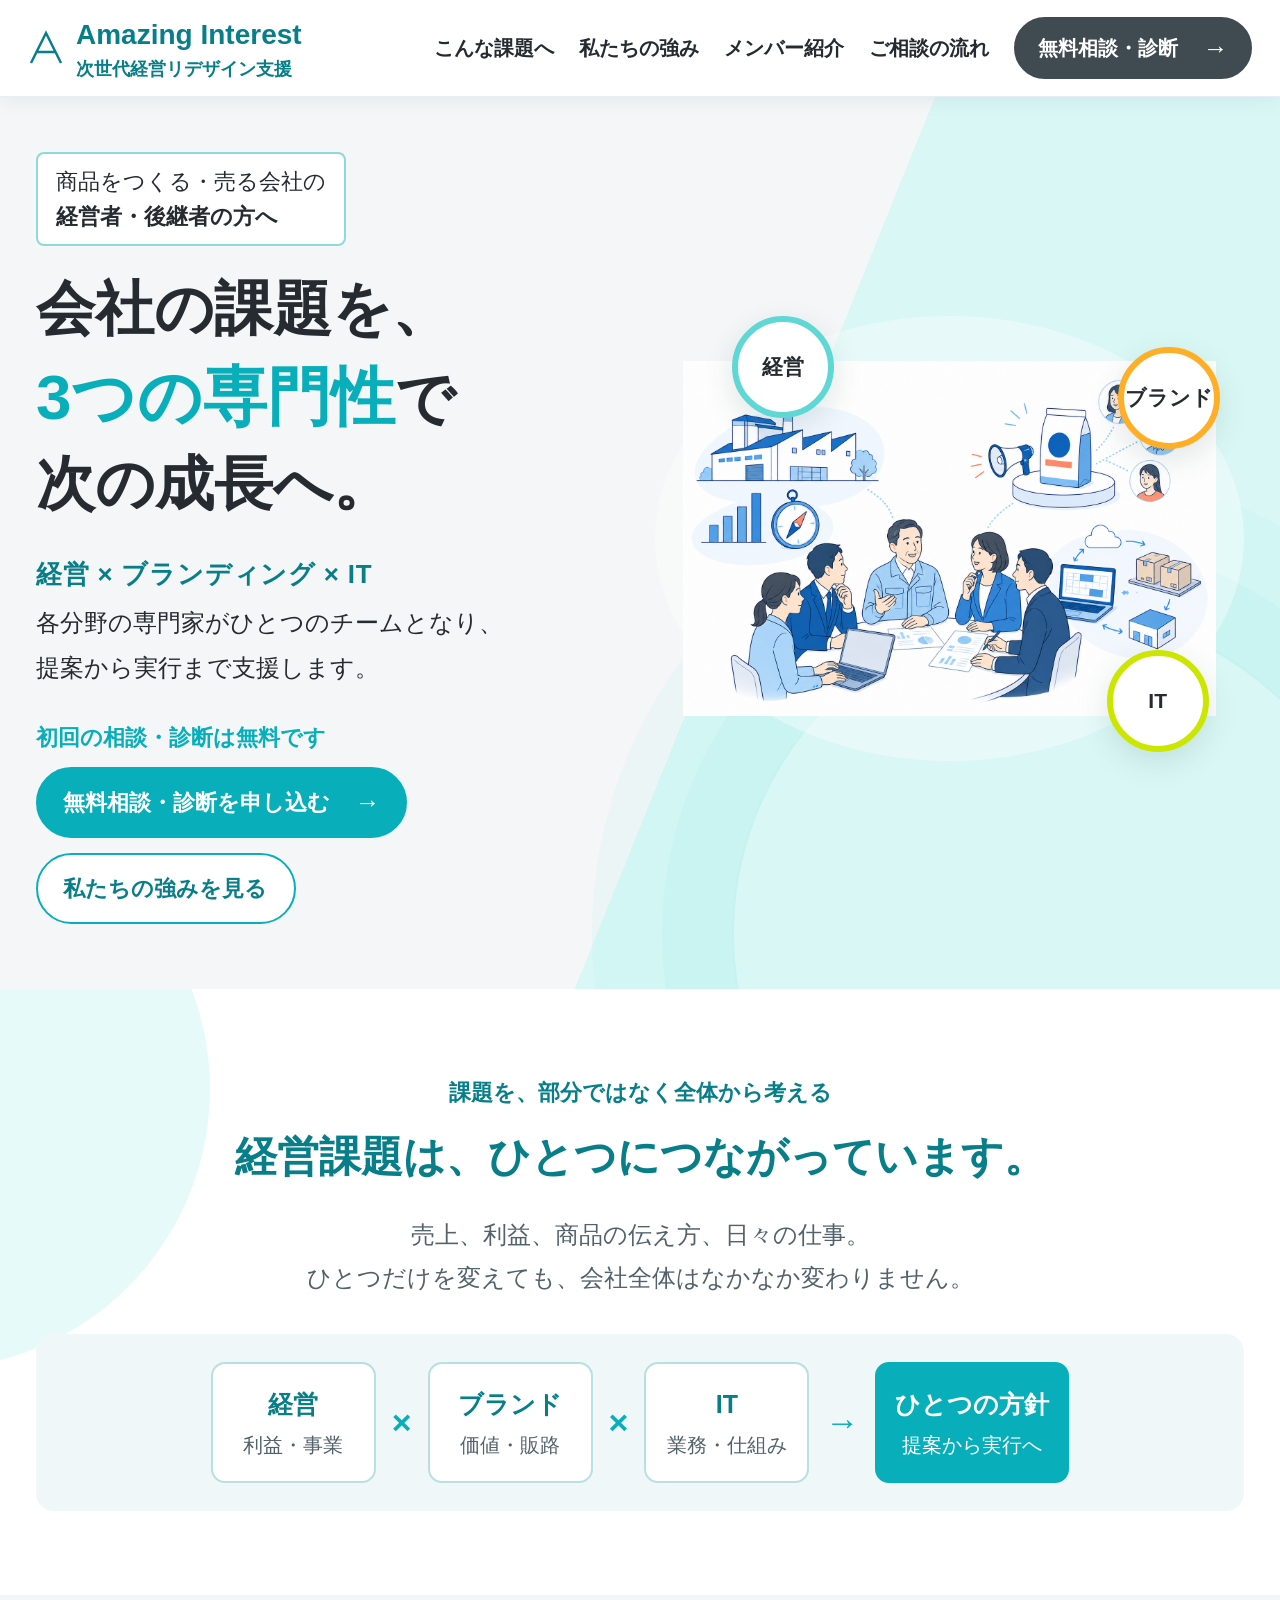
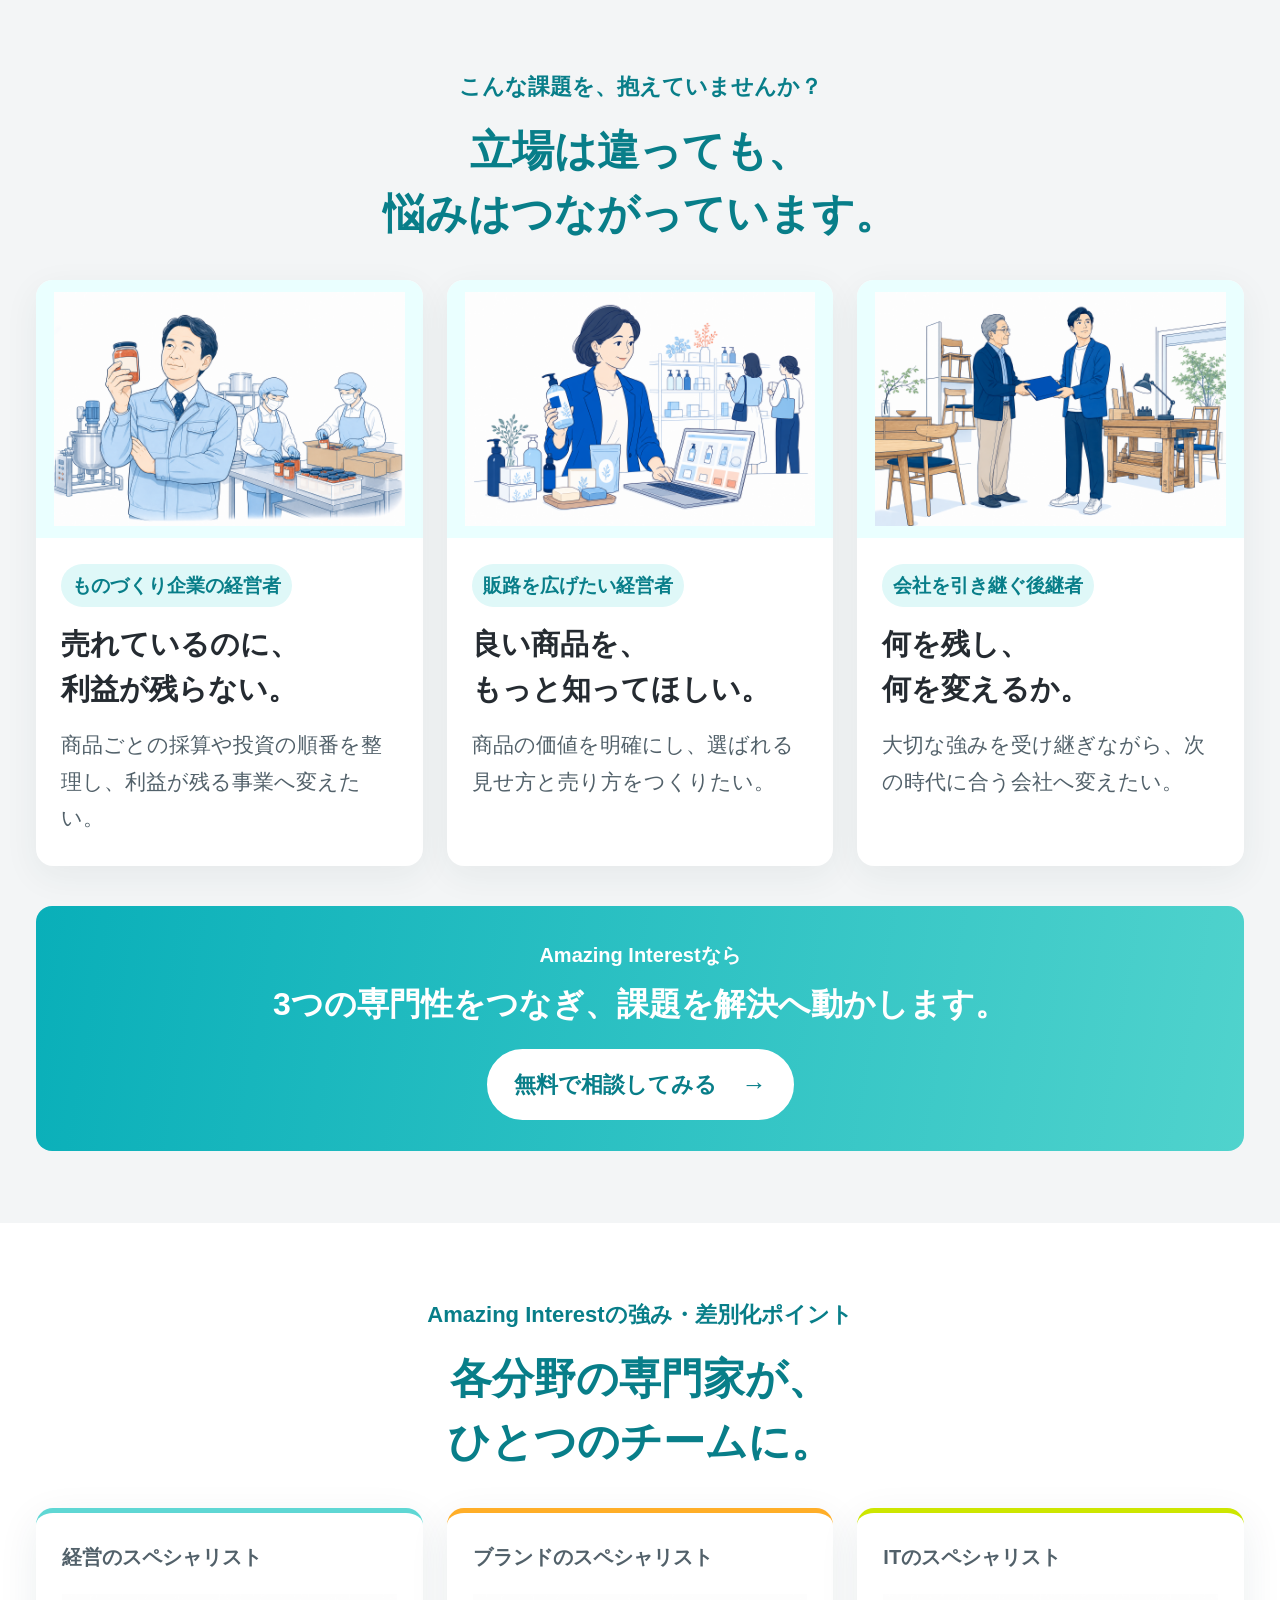
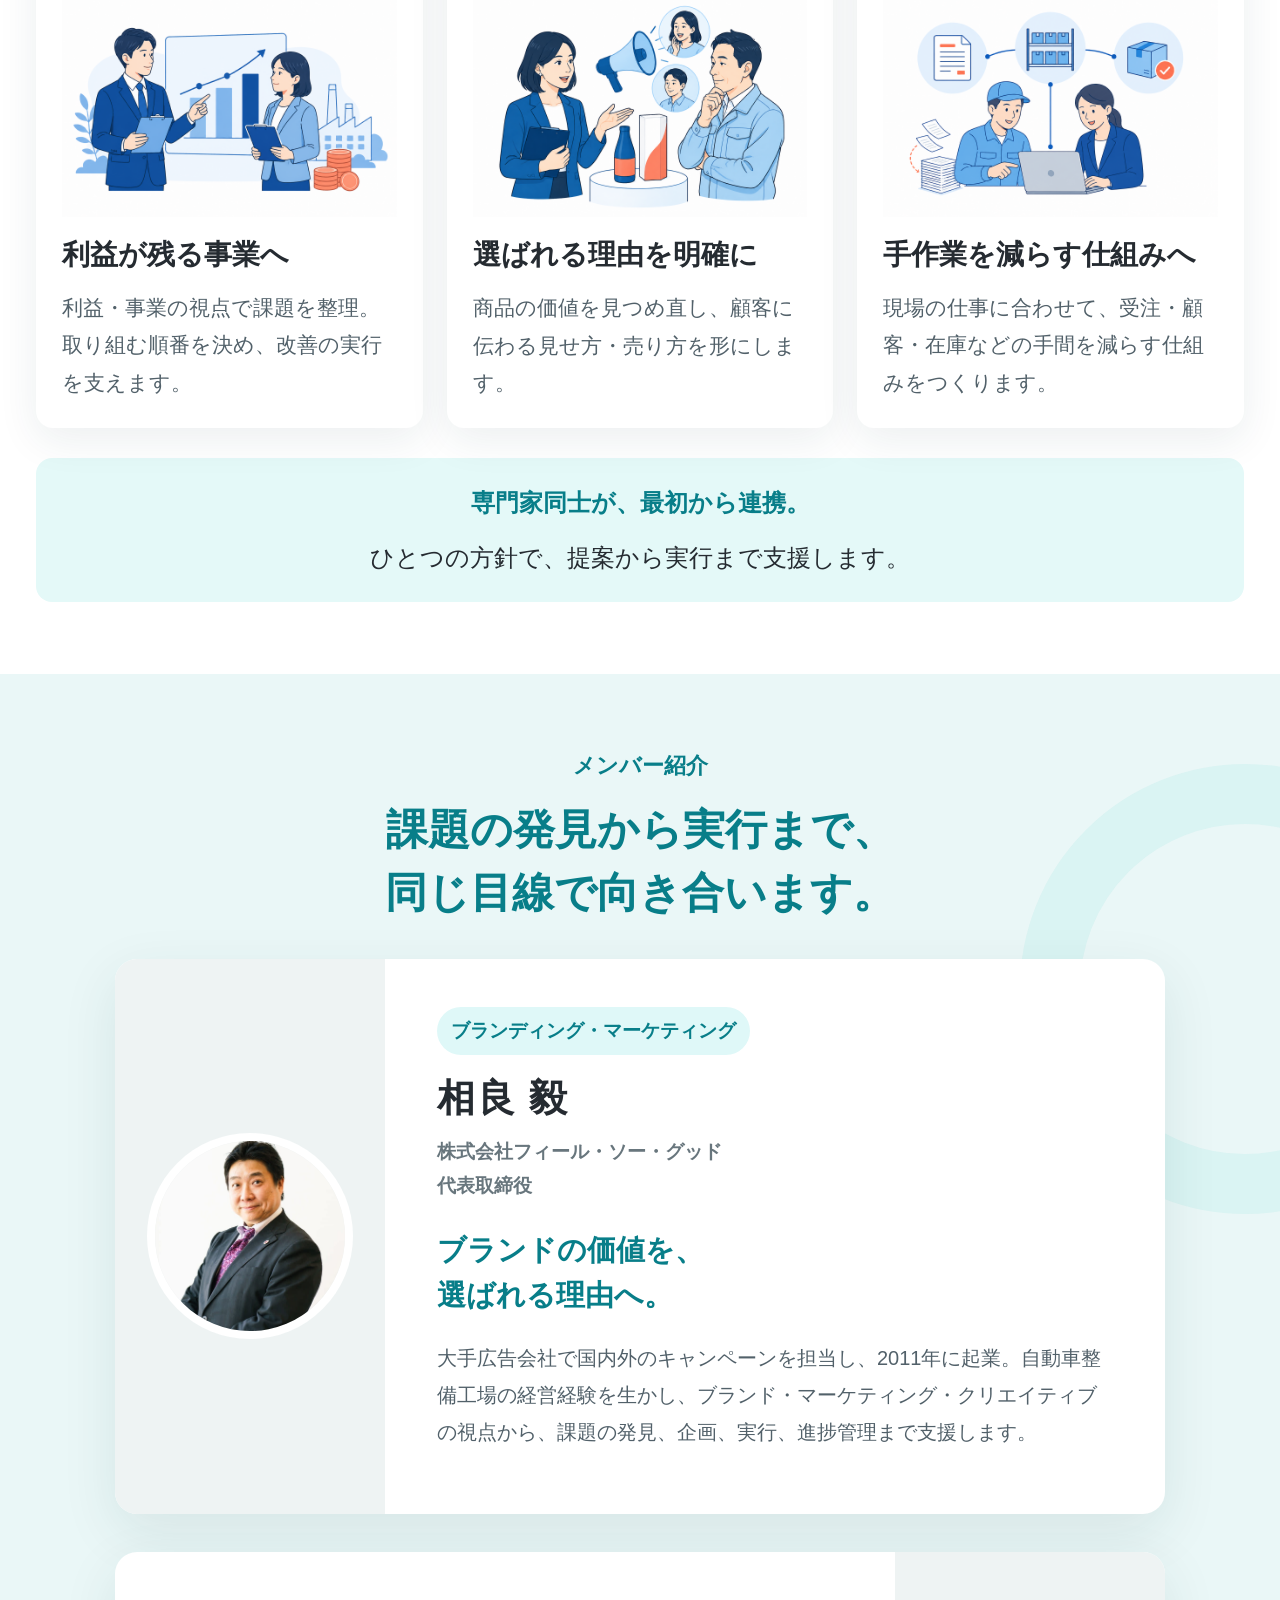
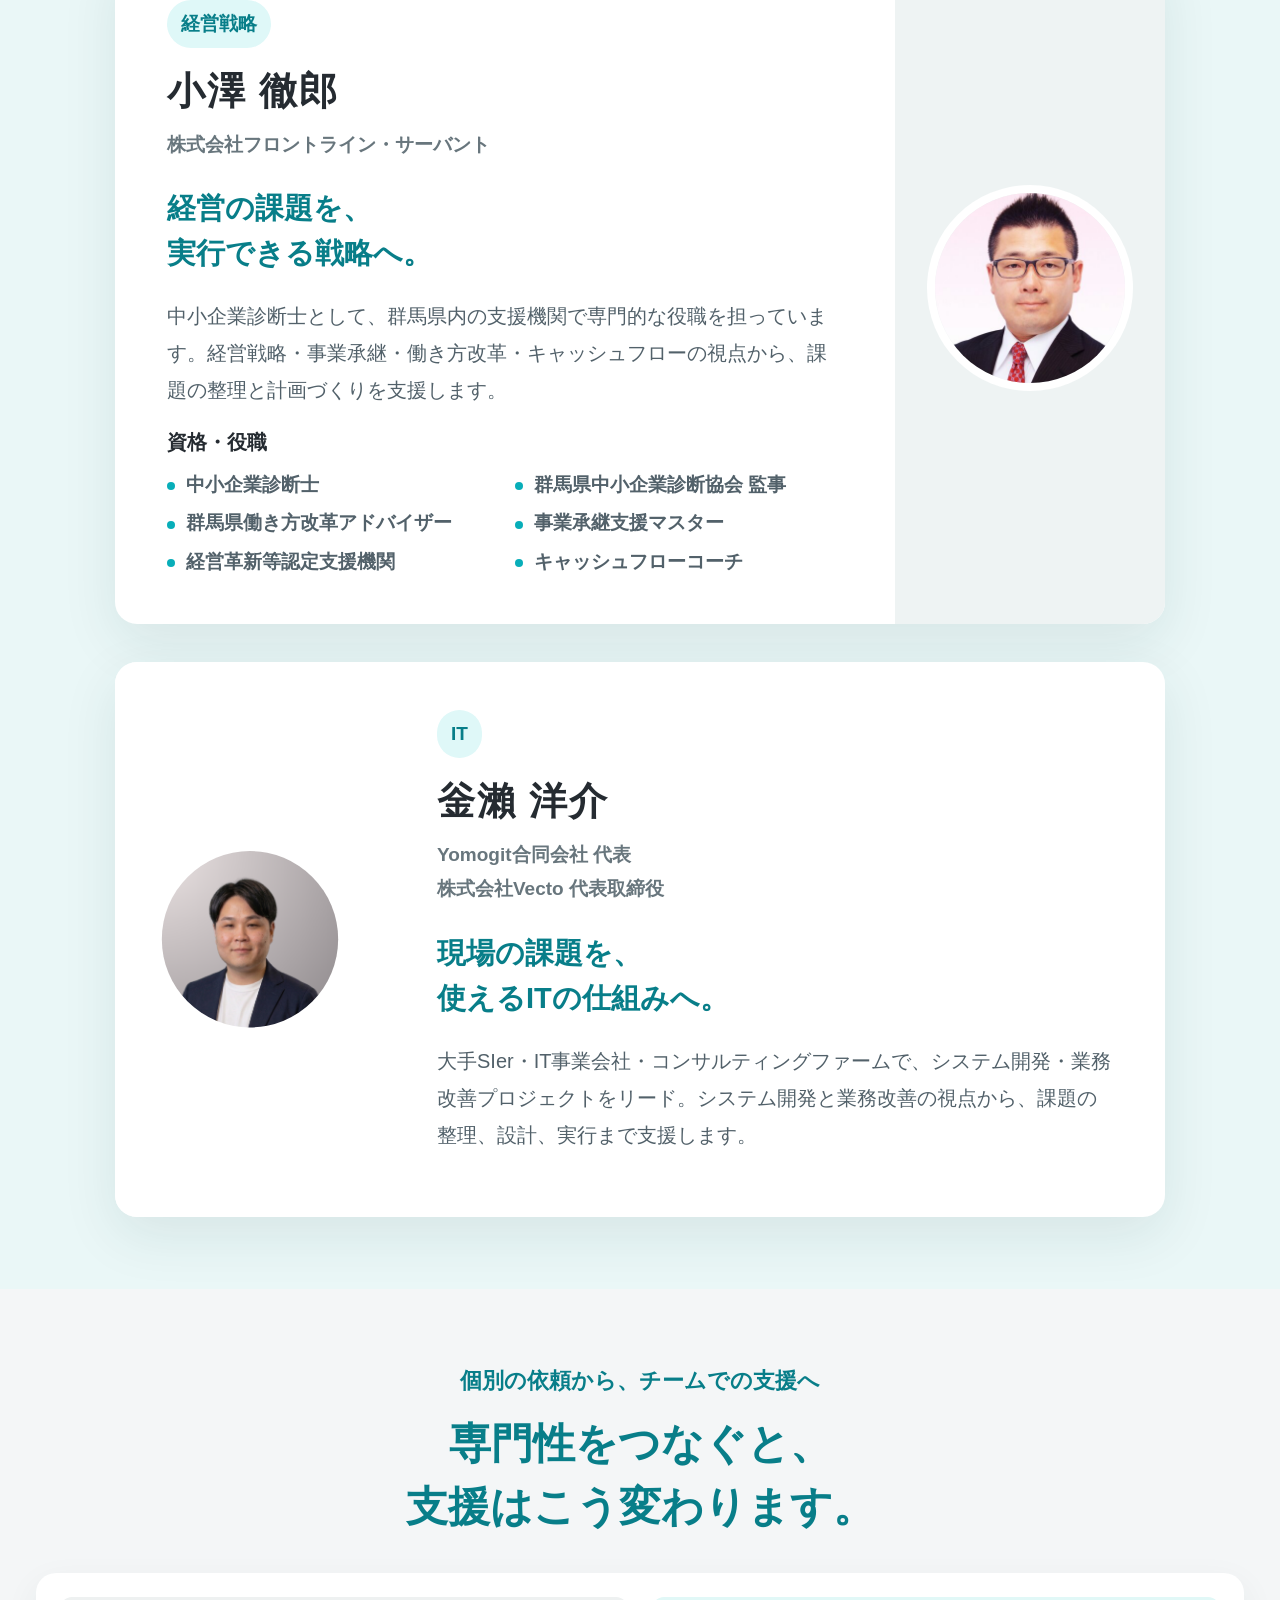
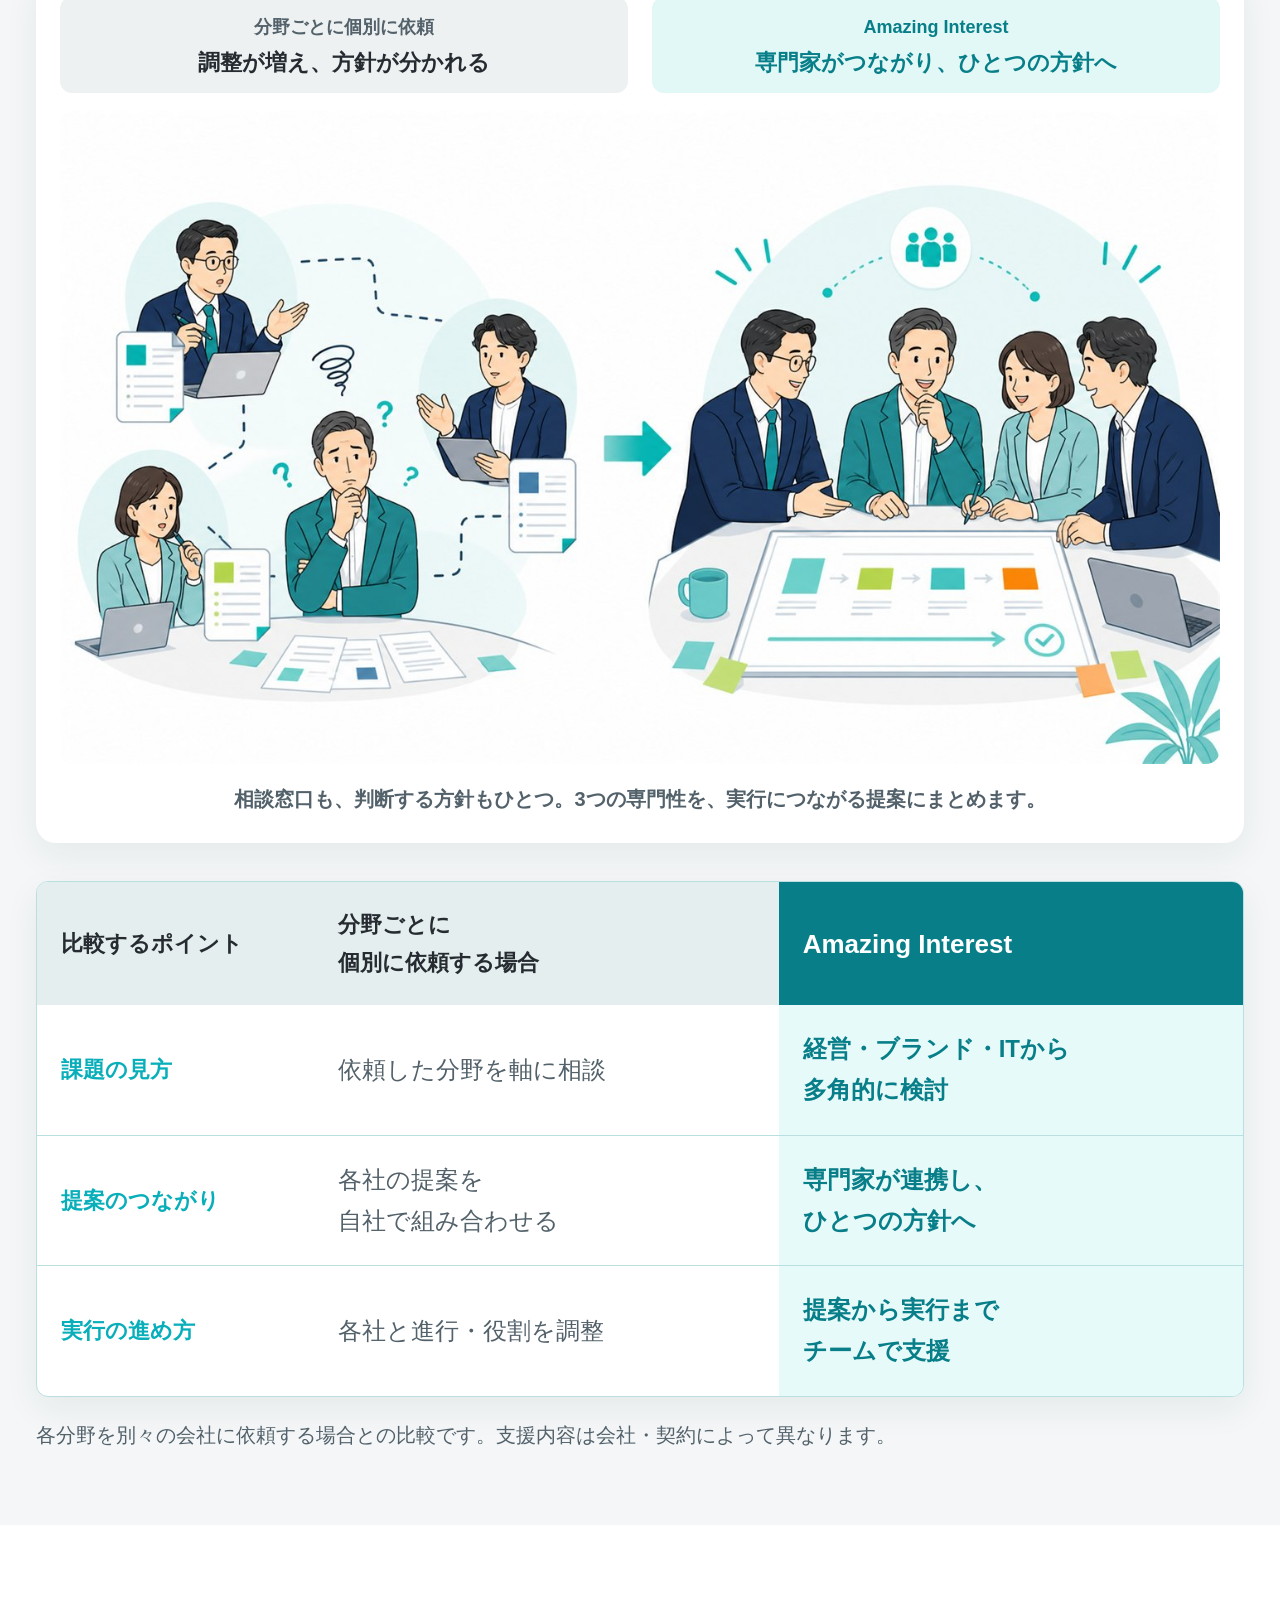
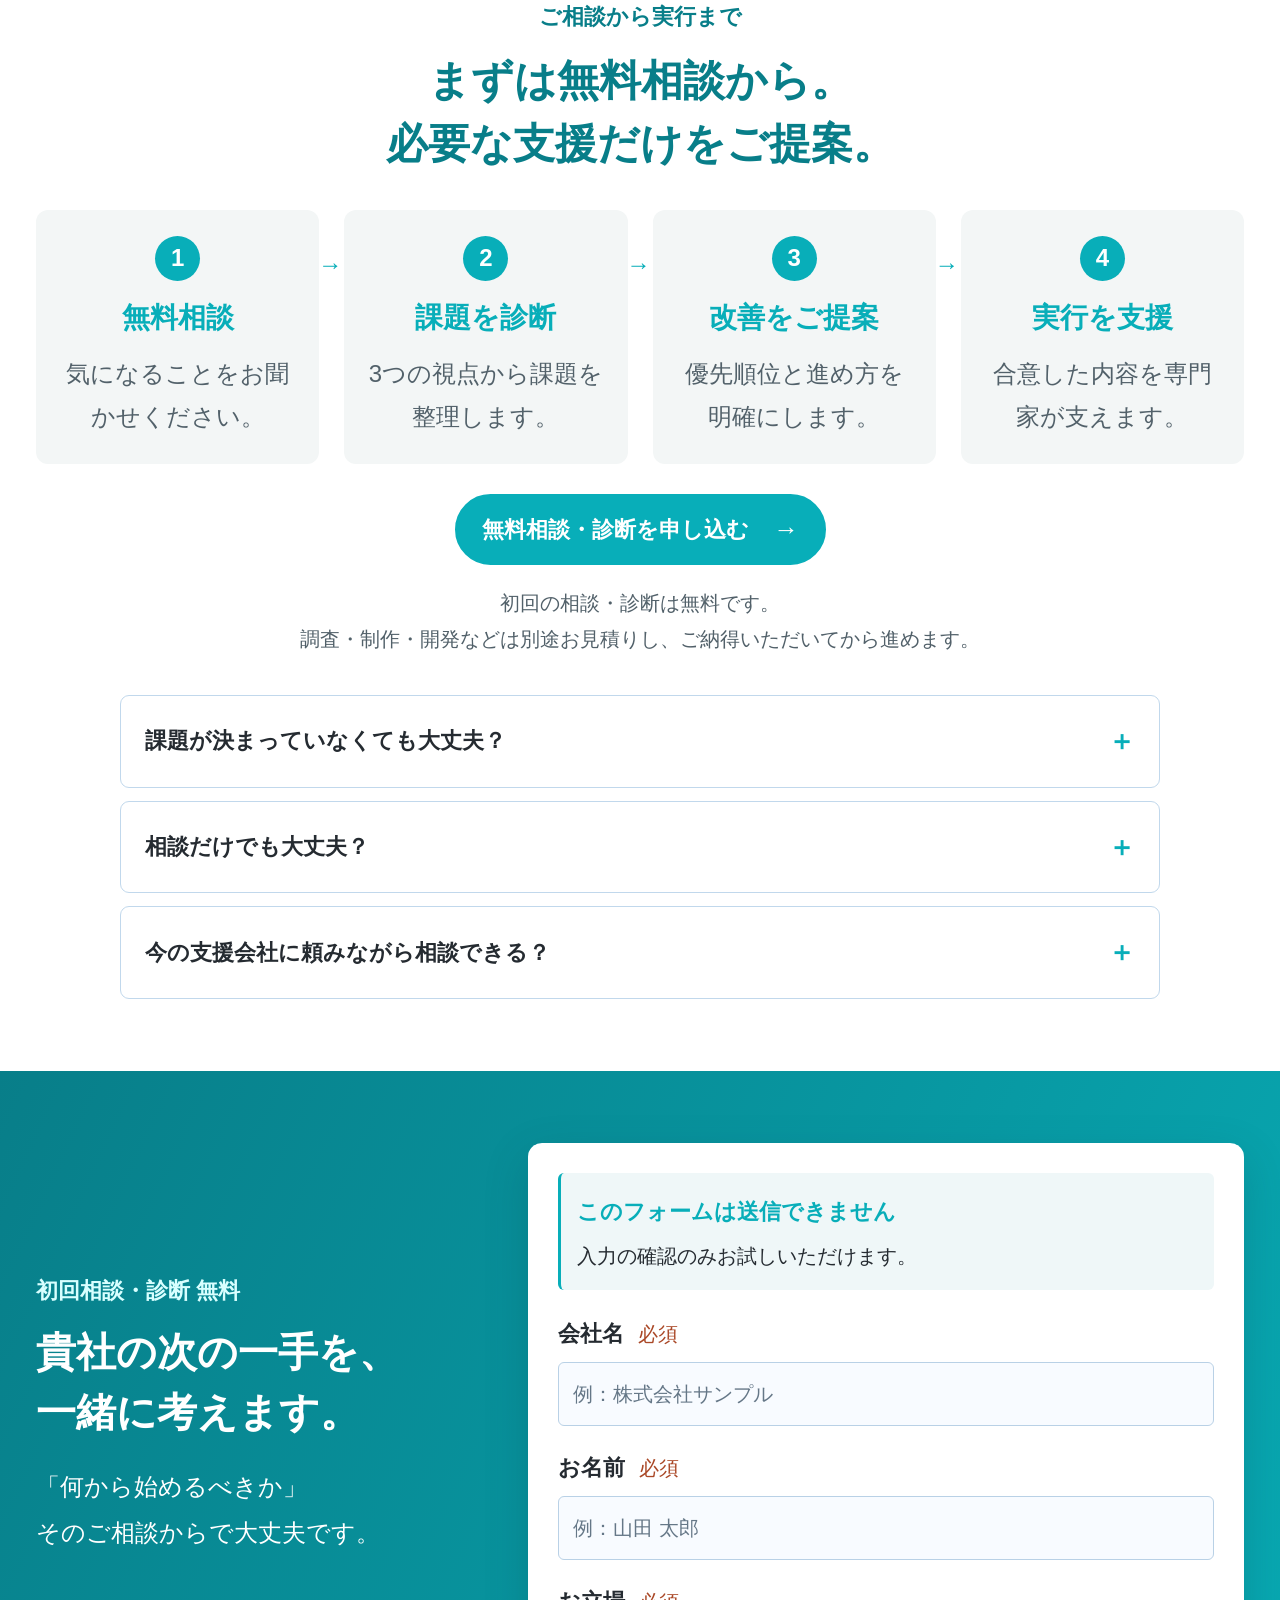
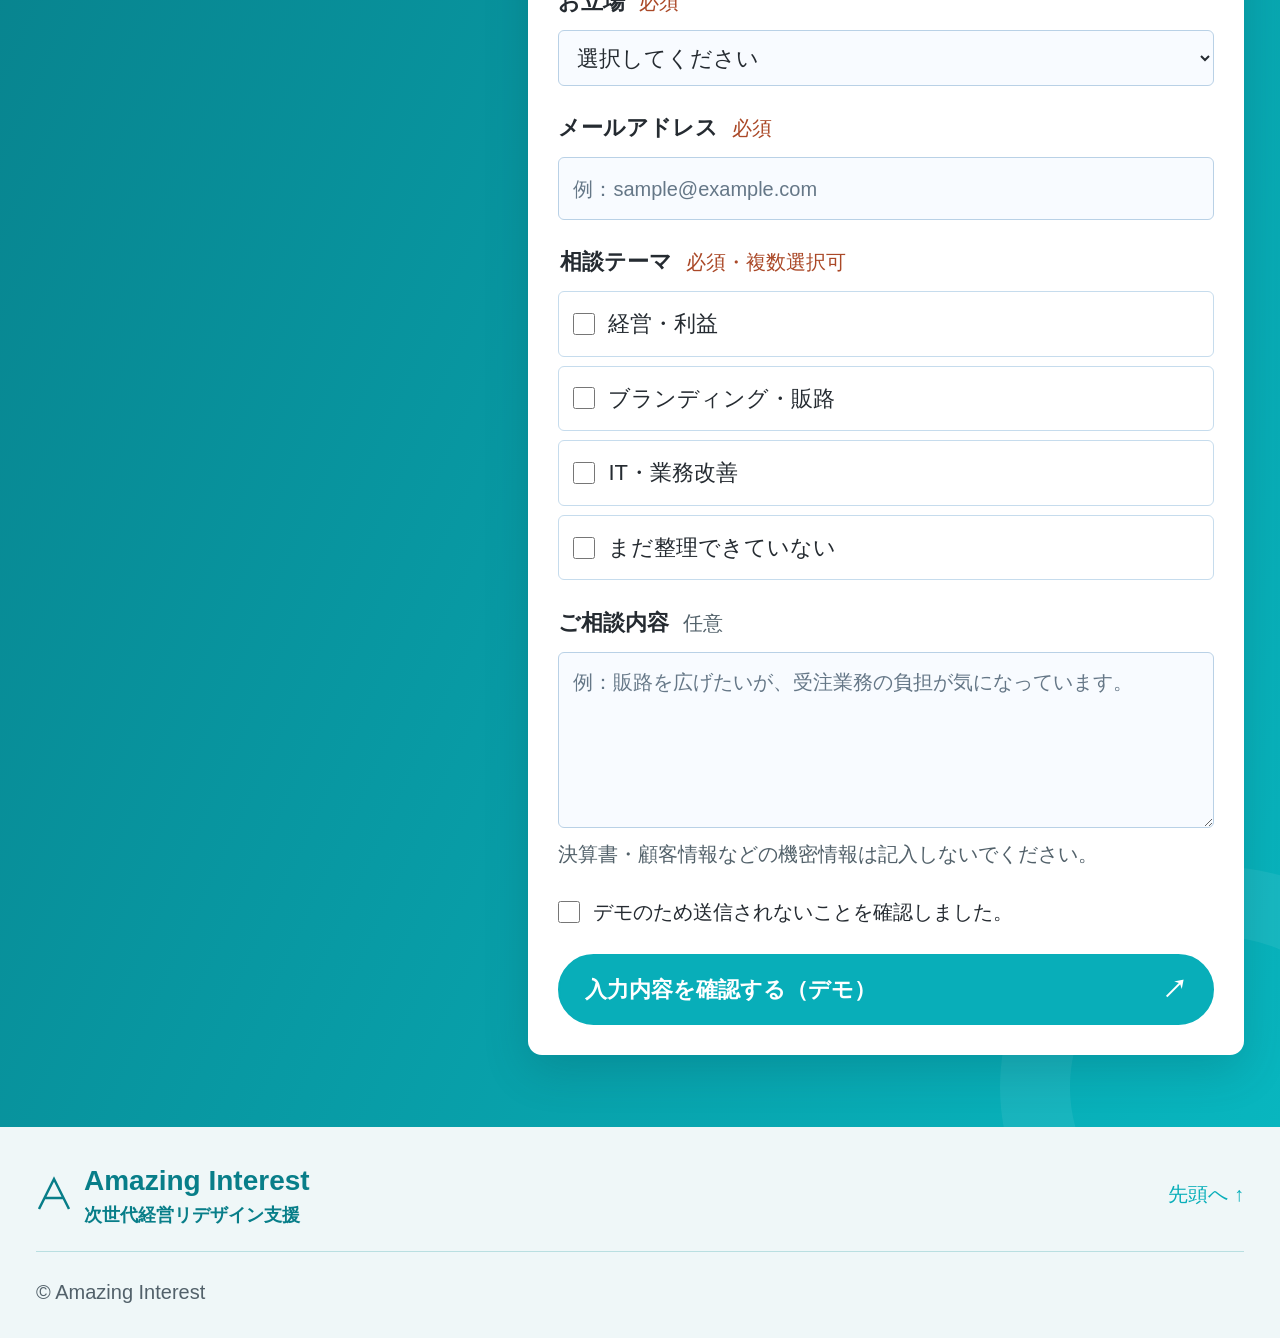
<file: lp/index.html>
<!doctype html>
<html lang="ja">
<head>
  <meta charset="utf-8">
  <meta name="viewport" content="width=device-width, initial-scale=1">
  <meta name="robots" content="noindex, nofollow">
  <meta name="theme-color" content="#08b8c4">
  <meta name="description" content="商品をつくる・売る会社の経営者・後継者へ。経営・ブランディング・ITの専門家が連携し、課題の整理から提案・実行まで支援します。初回相談・診断は無料です。">
  <title>Amazing Interest｜3つの専門性で、会社の課題を次の成長へ</title>
  <link rel="icon" href="favicon.svg" type="image/svg+xml">
  <link rel="stylesheet" href="styles.css?v=0024c284d0fa">
  <script src="script.js?v=f741be829677" defer></script>
</head>
<body>
  <a class="skip-link" href="#main">本文へ移動</a>
  <header class="site-header"><div class="header-inner">
    <a class="brand" href="#top" aria-label="Amazing Interest トップへ"><svg class="brand-mark" viewBox="0 0 36 40" aria-hidden="true"><path d="M3 35 18 5 33 35M9 24h18"/></svg><span><span class="brand-name">Amazing Interest</span><span class="brand-bottom">次世代経営リデザイン支援</span></span></a>
    <button class="menu-toggle" type="button" aria-expanded="false" aria-controls="main-nav" aria-label="メニューを開く"><span></span><span></span></button>
    <nav id="main-nav" class="main-nav" aria-label="メインナビゲーション"><a href="#issues">こんな課題へ</a><a href="#approach">私たちの強み</a><a href="#experts">メンバー紹介</a><a href="#flow">ご相談の流れ</a><a class="button button-small" href="#contact">無料相談・診断 <span aria-hidden="true">→</span></a></nav>
  </div></header>
  <aside class="consultation-rail" hidden aria-label="無料相談のご案内"><p>まずは、気になることから</p><h2>初回相談・診断<br><strong>無料</strong></h2><a class="button" href="#contact">相談してみる <span aria-hidden="true">→</span></a></aside>
  <main id="main">
    <section class="hero" id="top" aria-labelledby="hero-title"><div class="container hero-grid">
      <div class="hero-copy"><p class="audience-label">商品をつくる・売る会社の<br><strong>経営者・後継者の方へ</strong></p><h1 id="hero-title">会社の課題を、<br><em>3つの専門性</em>で<br>次の成長へ。</h1><p class="hero-lead"><strong>経営 × ブランディング × IT</strong><br>各分野の専門家がひとつのチームとなり、<br>提案から実行まで支援します。</p><div class="hero-action"><p>初回の相談・診断は無料です</p><div class="hero-buttons"><a class="button" href="#contact">無料相談・診断を申し込む <span aria-hidden="true">→</span></a><a class="button button-outline" href="#approach">私たちの強みを見る</a></div></div></div>
      <div class="hero-visual"><div class="hero-orbit"><img src="assets/hero.png" width="1536" height="1024" fetchpriority="high" alt="経営・商品の伝え方・業務の仕組みを経営者と一緒に考える専門家チーム"><span class="orbit-label orbit-management">経営</span><span class="orbit-label orbit-brand">ブランド</span><span class="orbit-label orbit-it">IT</span></div></div>
    </div></section>

    <section class="section connect" aria-labelledby="connect-title"><div class="container connect-inner">
      <p class="eyebrow">課題を、部分ではなく全体から考える</p><h2 id="connect-title">経営課題は、<br class="mobile-only">ひとつにつながっています。</h2><p class="connect-lead">売上、利益、商品の伝え方、日々の仕事。<br>ひとつだけを変えても、会社全体はなかなか変わりません。</p>
      <div class="connect-map" aria-label="経営、ブランディング、ITの専門性を一つの方針につなぎ実行する流れ"><div><strong>経営</strong><span>利益・事業</span></div><b>×</b><div><strong>ブランド</strong><span>価値・販路</span></div><b>×</b><div><strong>IT</strong><span>業務・仕組み</span></div><i>→</i><div class="connect-goal"><strong>ひとつの方針</strong><span>提案から実行へ</span></div></div>
    </div></section>

    <section class="section targets" id="issues" aria-labelledby="issues-title"><div class="container">
      <div class="section-heading"><p class="eyebrow">こんな課題を、抱えていませんか？</p><h2 id="issues-title">立場は違っても、<br>悩みはつながっています。</h2></div>
      <div class="target-grid">
        <article class="target-card"><img src="assets/target-maker.png" width="1536" height="1024" loading="lazy" alt="食品工場で商品と製造現場を見守る、ものづくり企業の経営者"><div><p class="target-person">ものづくり企業の経営者</p><h3>売れているのに、<br>利益が残らない。</h3><p>商品ごとの採算や投資の順番を整理し、利益が残る事業へ変えたい。</p></div></article>
        <article class="target-card"><img src="assets/target-seller.png" width="1536" height="1024" loading="lazy" alt="自社商品を店頭とネットで販売し、新しい顧客に届けたい経営者"><div><p class="target-person">販路を広げたい経営者</p><h3>良い商品を、<br>もっと知ってほしい。</h3><p>商品の価値を明確にし、選ばれる見せ方と売り方をつくりたい。</p></div></article>
        <article class="target-card"><img src="assets/target-successor.png" width="1536" height="1024" loading="lazy" alt="家具会社の先代から事業を引き継ぎ、これからの経営を考える後継者"><div><p class="target-person">会社を引き継ぐ後継者</p><h3>何を残し、<br>何を変えるか。</h3><p>大切な強みを受け継ぎながら、次の時代に合う会社へ変えたい。</p></div></article>
      </div>
      <div class="solution-banner"><p>Amazing Interestなら</p><h3>3つの専門性をつなぎ、<br class="mobile-only">課題を解決へ動かします。</h3><a class="button" href="#contact">無料で相談してみる <span aria-hidden="true">→</span></a></div>
    </div></section>

    <section class="section approach" id="approach" aria-labelledby="approach-title"><div class="container">
      <div class="section-heading"><p class="eyebrow">Amazing Interestの強み・差別化ポイント</p><h2 id="approach-title">各分野の専門家が、<br>ひとつのチームに。</h2></div>
      <div class="service-grid">
        <article class="service-card"><span class="expert-label">経営のスペシャリスト</span><img src="assets/management.png" width="1536" height="1024" loading="lazy" alt="採算と投資の優先順位を確認するイラスト"><h3>利益が残る事業へ</h3><p>利益・事業の視点で課題を整理。取り組む順番を決め、改善の実行を支えます。</p></article>
        <article class="service-card"><span class="expert-label">ブランドのスペシャリスト</span><img src="assets/branding.png" width="1536" height="1024" loading="lazy" alt="商品の強みと顧客への伝え方を考えるイラスト"><h3>選ばれる理由を明確に</h3><p>商品の価値を見つめ直し、顧客に伝わる見せ方・売り方を形にします。</p></article>
        <article class="service-card"><span class="expert-label">ITのスペシャリスト</span><img src="assets/it.png" width="1536" height="1024" loading="lazy" alt="受注・在庫・出荷の情報をつなぎ手作業を減らすイラスト"><h3>手作業を減らす仕組みへ</h3><p>現場の仕事に合わせて、受注・顧客・在庫などの手間を減らす仕組みをつくります。</p></article>
      </div><div class="approach-note"><strong>専門家同士が、最初から連携。</strong><p>ひとつの方針で、提案から実行まで支援します。</p></div>
    </div></section>

    <section class="section experts" id="experts" aria-labelledby="experts-title"><div class="container">
      <div class="section-heading"><p class="eyebrow">メンバー紹介</p><h2 id="experts-title">課題の発見から実行まで、<br>同じ目線で向き合います。</h2></div>
      <article class="expert-profile">
        <div class="expert-photo"><img src="assets/sagara-takeshi.jpg" width="800" height="924" loading="lazy" alt="ブランディング・マーケティング担当の相良毅"></div>
        <div class="expert-copy">
          <p class="expert-role">ブランディング・マーケティング</p>
          <h3>相良 毅</h3>
          <p class="expert-company">株式会社フィール・ソー・グッド<br>代表取締役</p>
          <p class="expert-message">ブランドの価値を、<br>選ばれる理由へ。</p>
          <p>大手広告会社で国内外のキャンペーンを担当し、2011年に起業。自動車整備工場の経営経験を生かし、ブランド・マーケティング・クリエイティブの視点から、課題の発見、企画、実行、進捗管理まで支援します。</p>
        </div>
      </article>
      <article class="expert-profile expert-profile-reverse">
        <div class="expert-photo"><img src="assets/management-specialist-02.jpg" width="384" height="512" loading="lazy" alt="経営戦略担当の小澤徹郎"></div>
        <div class="expert-copy">
          <p class="expert-role">経営戦略</p>
          <h3>小澤 徹郎</h3>
          <p class="expert-company">株式会社フロントライン・サーバント</p>
          <p class="expert-message">経営の課題を、<br>実行できる戦略へ。</p>
          <p>中小企業診断士として、群馬県内の支援機関で専門的な役職を担っています。経営戦略・事業承継・働き方改革・キャッシュフローの視点から、課題の整理と計画づくりを支援します。</p>
          <p class="credentials-title">資格・役職</p>
          <ul class="expert-credentials">
            <li>中小企業診断士</li>
            <li>群馬県中小企業診断協会 監事</li>
            <li>群馬県働き方改革アドバイザー</li>
            <li>事業承継支援マスター</li>
            <li>経営革新等認定支援機関</li>
            <li>キャッシュフローコーチ</li>
          </ul>
        </div>
      </article>
      <article class="expert-profile">
        <div class="expert-photo expert-photo-circle"><img src="assets/it-specialist-03.png" width="409" height="396" loading="lazy" alt="IT担当の釡瀨洋介"></div>
        <div class="expert-copy">
          <p class="expert-role">IT</p>
          <h3>釡瀨 洋介</h3>
          <p class="expert-company">Yomogit合同会社 代表<br>株式会社Vecto 代表取締役</p>
          <p class="expert-message">現場の課題を、<br>使えるITの仕組みへ。</p>
          <p>大手SIer・IT事業会社・コンサルティングファームで、システム開発・業務改善プロジェクトをリード。システム開発と業務改善の視点から、課題の整理、設計、実行まで支援します。</p>
        </div>
      </article>
    </div></section>

    <section class="section comparison" id="difference" aria-labelledby="difference-title"><div class="container">
      <div class="section-heading"><p class="eyebrow">個別の依頼から、チームでの支援へ</p><h2 id="difference-title">専門性をつなぐと、<br>支援はこう変わります。</h2></div>
      <figure class="comparison-visual">
        <div class="comparison-visual-labels">
          <div><span>分野ごとに個別に依頼</span><strong>調整が増え、方針が分かれる</strong></div>
          <div class="comparison-visual-ours"><span>Amazing Interest</span><strong>専門家がつながり、ひとつの方針へ</strong></div>
        </div>
        <img src="assets/support-comparison-illustration.jpg" width="1400" height="788" loading="lazy" alt="左は経営者が別々の専門家から個別の提案を受けて調整に迷う状態、右は経営・ブランディング・ITの専門家が一つの計画を共有して実行へ進む状態">
        <figcaption>相談窓口も、判断する方針もひとつ。3つの専門性を、実行につながる提案にまとめます。</figcaption>
      </figure>
      <table class="comparison-table"><caption class="sr-only">各分野を別々の会社に依頼する場合とAmazing Interestの支援の違い</caption><thead><tr><th scope="col">比較するポイント</th><th scope="col">分野ごとに<br>個別に依頼する場合</th><th scope="col" class="our-column">Amazing Interest</th></tr></thead><tbody><tr><th scope="row">課題の見方</th><td data-label="個別に依頼">依頼した分野を軸に相談</td><td class="our-column" data-label="Amazing Interest"><strong>経営・ブランド・ITから<br>多角的に検討</strong></td></tr><tr><th scope="row">提案のつながり</th><td data-label="個別に依頼">各社の提案を<br>自社で組み合わせる</td><td class="our-column" data-label="Amazing Interest"><strong>専門家が連携し、<br>ひとつの方針へ</strong></td></tr><tr><th scope="row">実行の進め方</th><td data-label="個別に依頼">各社と進行・役割を調整</td><td class="our-column" data-label="Amazing Interest"><strong>提案から実行まで<br>チームで支援</strong></td></tr></tbody></table>
      <p class="note comparison-note">各分野を別々の会社に依頼する場合との比較です。支援内容は会社・契約によって異なります。</p>
    </div></section>

    <section class="section review" id="flow" aria-labelledby="flow-title"><div class="container">
      <div class="section-heading"><p class="eyebrow">ご相談から実行まで</p><h2 id="flow-title">まずは無料相談から。<br>必要な支援だけをご提案。</h2></div>
      <ol class="review-steps four-steps"><li><span>1</span><h3>無料相談</h3><p>気になることをお聞かせください。</p></li><li><span>2</span><h3>課題を診断</h3><p>3つの視点から課題を整理します。</p></li><li><span>3</span><h3>改善をご提案</h3><p>優先順位と進め方を明確にします。</p></li><li><span>4</span><h3>実行を支援</h3><p>合意した内容を専門家が支えます。</p></li></ol>
      <div class="review-action"><a class="button" href="#contact">無料相談・診断を申し込む <span aria-hidden="true">→</span></a><p class="note">初回の相談・診断は無料です。<br>調査・制作・開発などは別途お見積りし、ご納得いただいてから進めます。</p></div>
      <div class="faq-list" aria-label="よくある質問"><details><summary>課題が決まっていなくても大丈夫？</summary><p>はい。気になっていることから一緒に整理します。</p></details><details><summary>相談だけでも大丈夫？</summary><p>はい。相談だけでも構いません。有料の支援を申し込むかは、お見積りを見てからお決めいただけます。</p></details><details><summary>今の支援会社に頼みながら相談できる？</summary><p>はい。今の取り組みを大切にしながら、足りないところを一緒に考えます。</p></details></div>
    </div></section>

    <section class="section contact" id="contact" aria-labelledby="contact-title"><div class="container contact-grid"><div class="contact-copy"><p class="eyebrow">初回相談・診断 無料</p><h2 id="contact-title">貴社の次の一手を、<br>一緒に考えます。</h2><p>「何から始めるべきか」<br>そのご相談からで大丈夫です。</p></div><div class="form-panel"><div class="demo-banner"><strong>このフォームは送信できません</strong><p>入力の確認のみお試しいただけます。</p></div>        <form id="consultation-form" autocomplete="off">
          <fieldset id="form-fields" disabled><legend class="sr-only">無料相談・診断の入力内容</legend>
            <div class="field"><label for="company">会社名 <span class="required">必須</span></label><input id="company" name="company" type="text" required maxlength="100" placeholder="例：株式会社サンプル"></div>
            <div class="field-grid"><div class="field"><label for="person">お名前 <span class="required">必須</span></label><input id="person" name="person" type="text" required maxlength="80" placeholder="例：山田 太郎"></div><div class="field"><label for="position">お立場 <span class="required">必須</span></label><select id="position" name="position" required><option value="">選択してください</option><option>経営者</option><option>後継者</option><option>役員・管理職</option><option>その他</option></select></div></div>
            <div class="field"><label for="email">メールアドレス <span class="required">必須</span></label><input id="email" name="email" type="email" required maxlength="254" placeholder="例：sample@example.com" inputmode="email"></div>
            <fieldset class="theme-field"><legend>相談テーマ <span class="required">必須・複数選択可</span></legend><div class="theme-options"><label><input type="checkbox" name="themes" value="経営・利益" aria-describedby="theme-error"><span>経営・利益</span></label><label><input type="checkbox" name="themes" value="ブランディング・販路"><span>ブランディング・販路</span></label><label><input type="checkbox" name="themes" value="IT・業務改善"><span>IT・業務改善</span></label><label><input type="checkbox" name="themes" value="まだ整理できていない"><span>まだ整理できていない</span></label></div><p class="field-error" id="theme-error" aria-live="polite"></p></fieldset>
            <div class="field"><label for="message">ご相談内容 <span class="optional">任意</span></label><textarea id="message" name="message" rows="4" maxlength="2000" placeholder="例：販路を広げたいが、受注業務の負担が気になっています。" aria-describedby="message-note"></textarea><p id="message-note" class="field-help">決算書・顧客情報などの機密情報は記入しないでください。</p></div>
            <label class="consent"><input id="consent" name="consent" type="checkbox" required><span>デモのため送信されないことを確認しました。</span></label>
            <button type="button" class="button form-button" id="review-button">入力内容を確認する（デモ）<span aria-hidden="true">↗</span></button>
          </fieldset>
          <noscript><p class="field-error">JavaScriptを有効にすると入力を試せます。送信はされません。</p></noscript>
          <p id="form-status" role="status" class="form-status"></p>
        </form></div></div></section>
  </main>
  <footer class="site-footer"><div class="container footer-top"><a class="brand" href="#top"><svg class="brand-mark" viewBox="0 0 36 40" aria-hidden="true"><path d="M3 35 18 5 33 35M9 24h18"/></svg><span><span class="brand-name">Amazing Interest</span><span class="brand-bottom">次世代経営リデザイン支援</span></span></a><a href="#top" class="back-top">先頭へ ↑</a></div><div class="container footer-bottom"><p>© Amazing Interest</p></div></footer>
  <div class="mobile-cta"><a class="button" href="#contact">無料相談・診断を申し込む <span aria-hidden="true">→</span></a></div>
  <dialog id="review-dialog" aria-labelledby="dialog-title" aria-describedby="dialog-description"><div class="dialog-inner"><h2 id="dialog-title">入力内容の確認</h2><p id="dialog-description">これはデモです。以下の内容は送信されません。</p><dl id="review-content"></dl><div class="dialog-actions"><button class="button button-outline" id="edit-button" type="button">入力に戻る</button><button class="button" id="finish-button" type="button">確認を終了する</button></div></div></dialog>
</body></html>
</file>
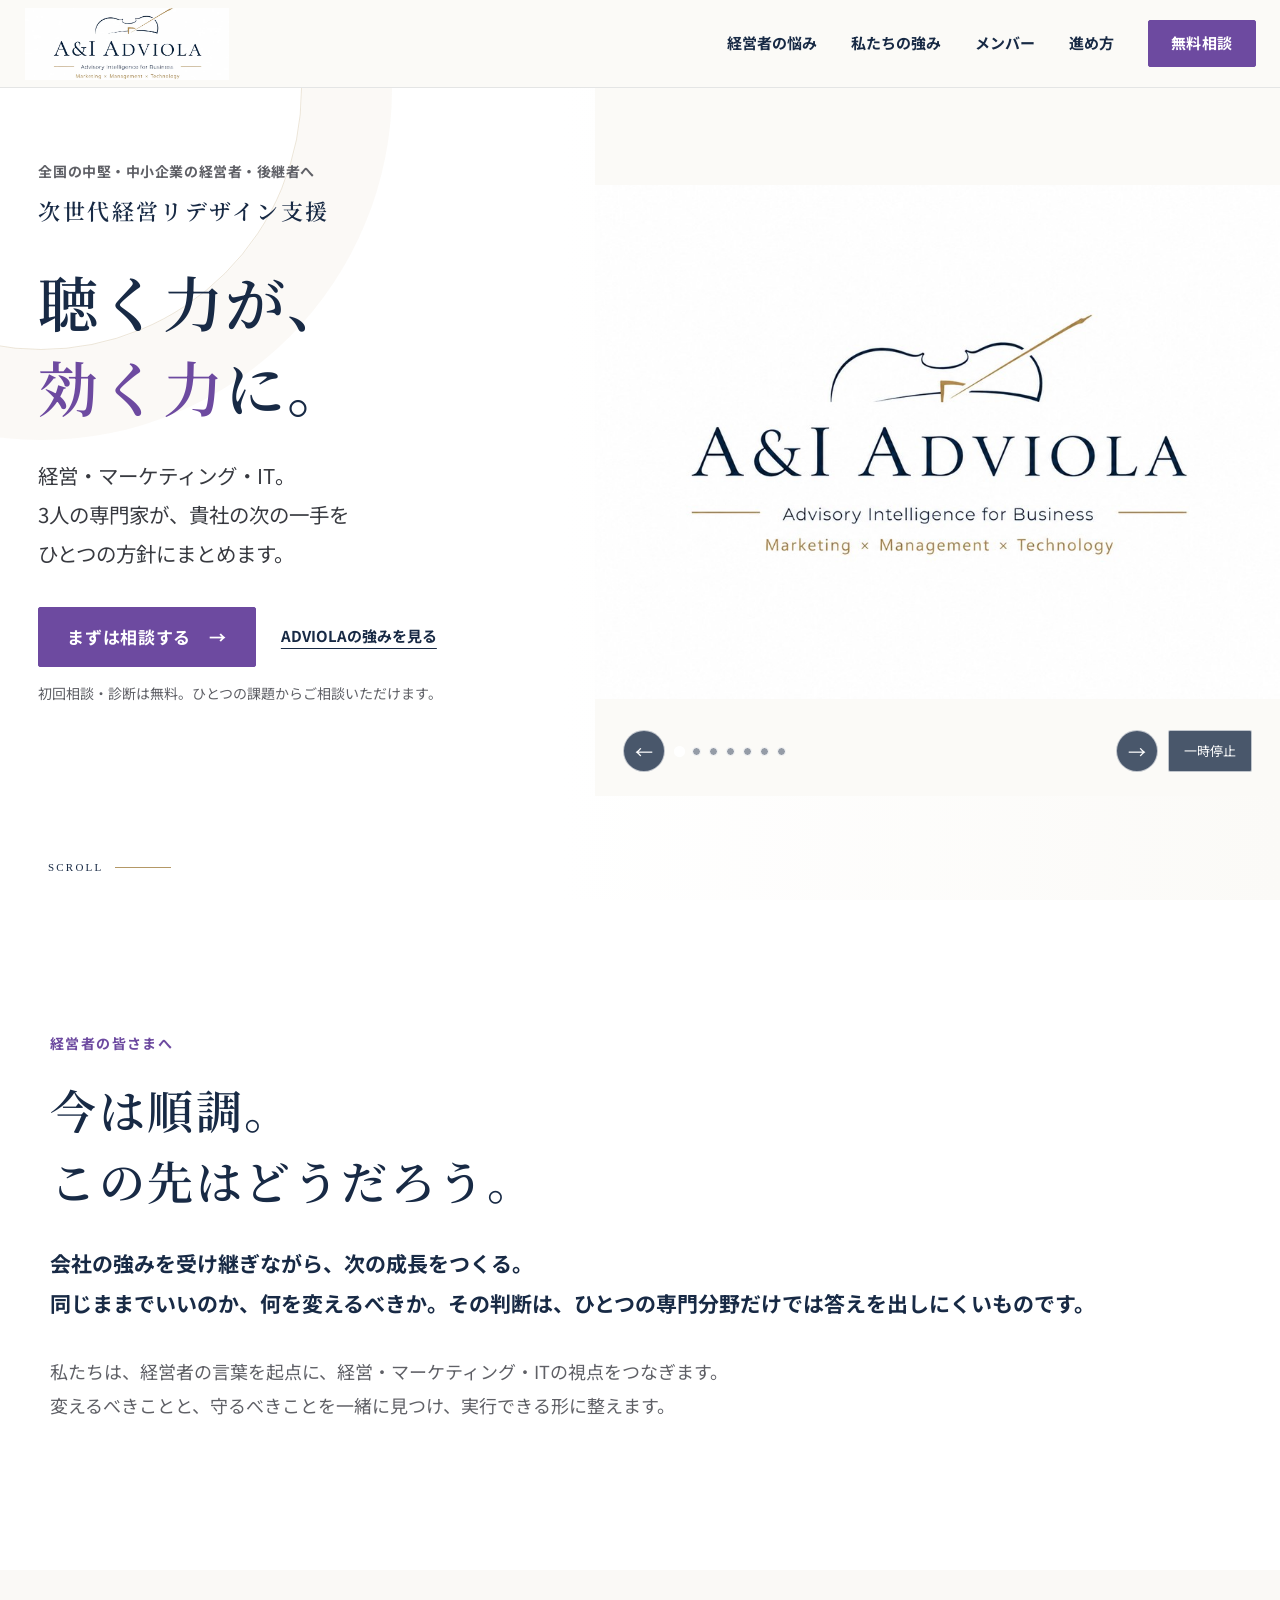
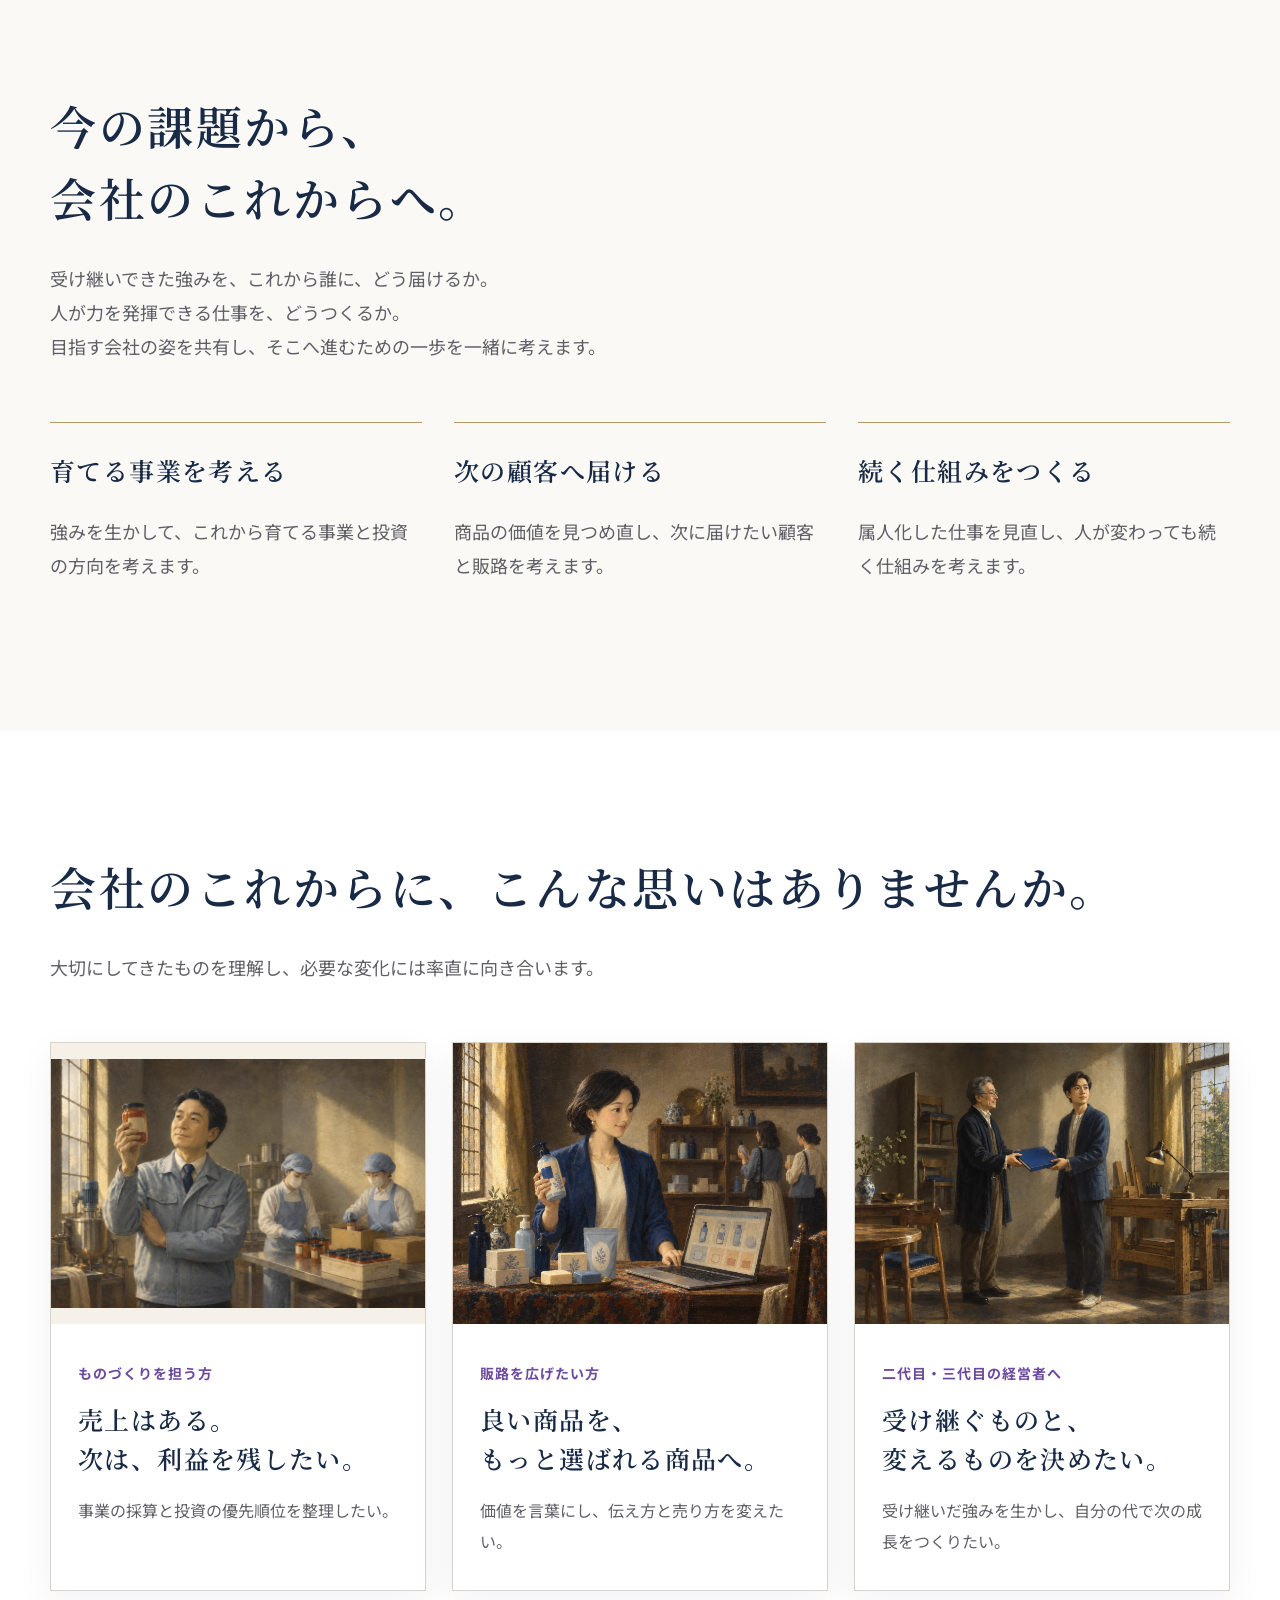
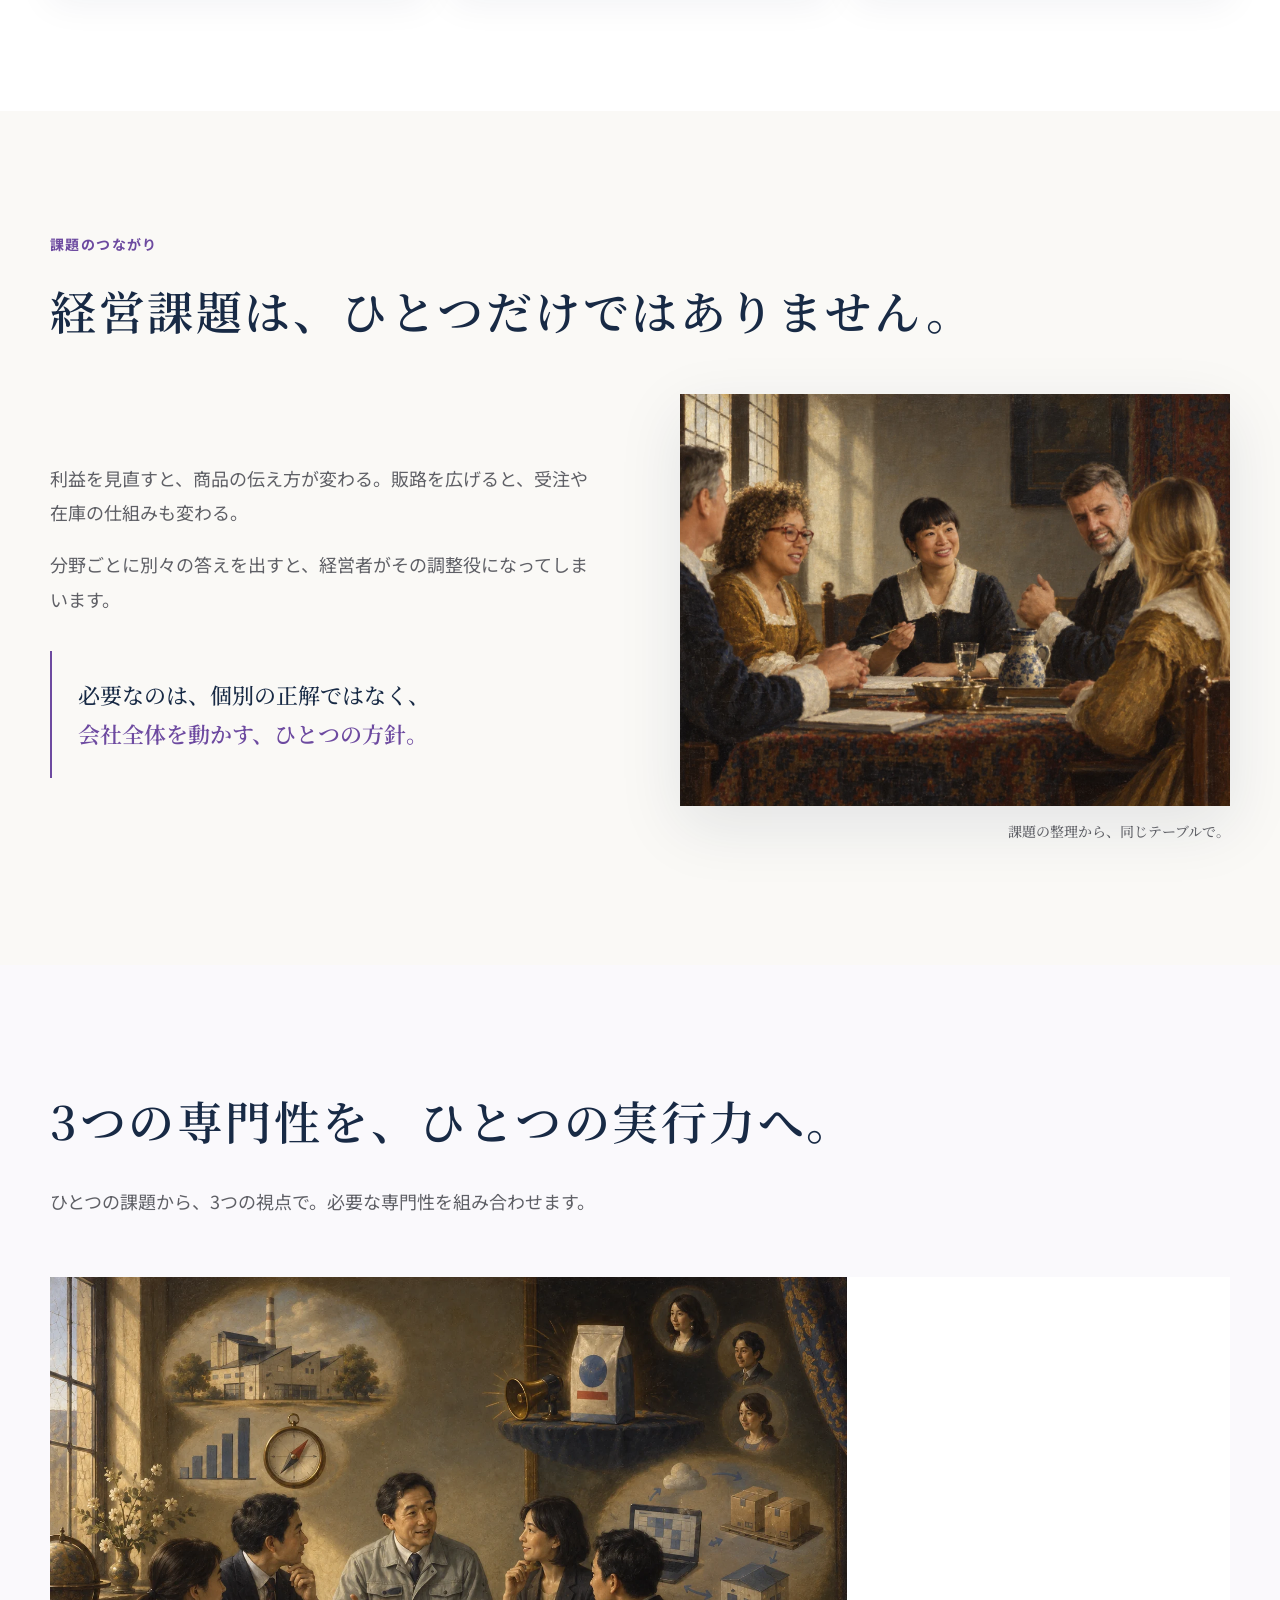
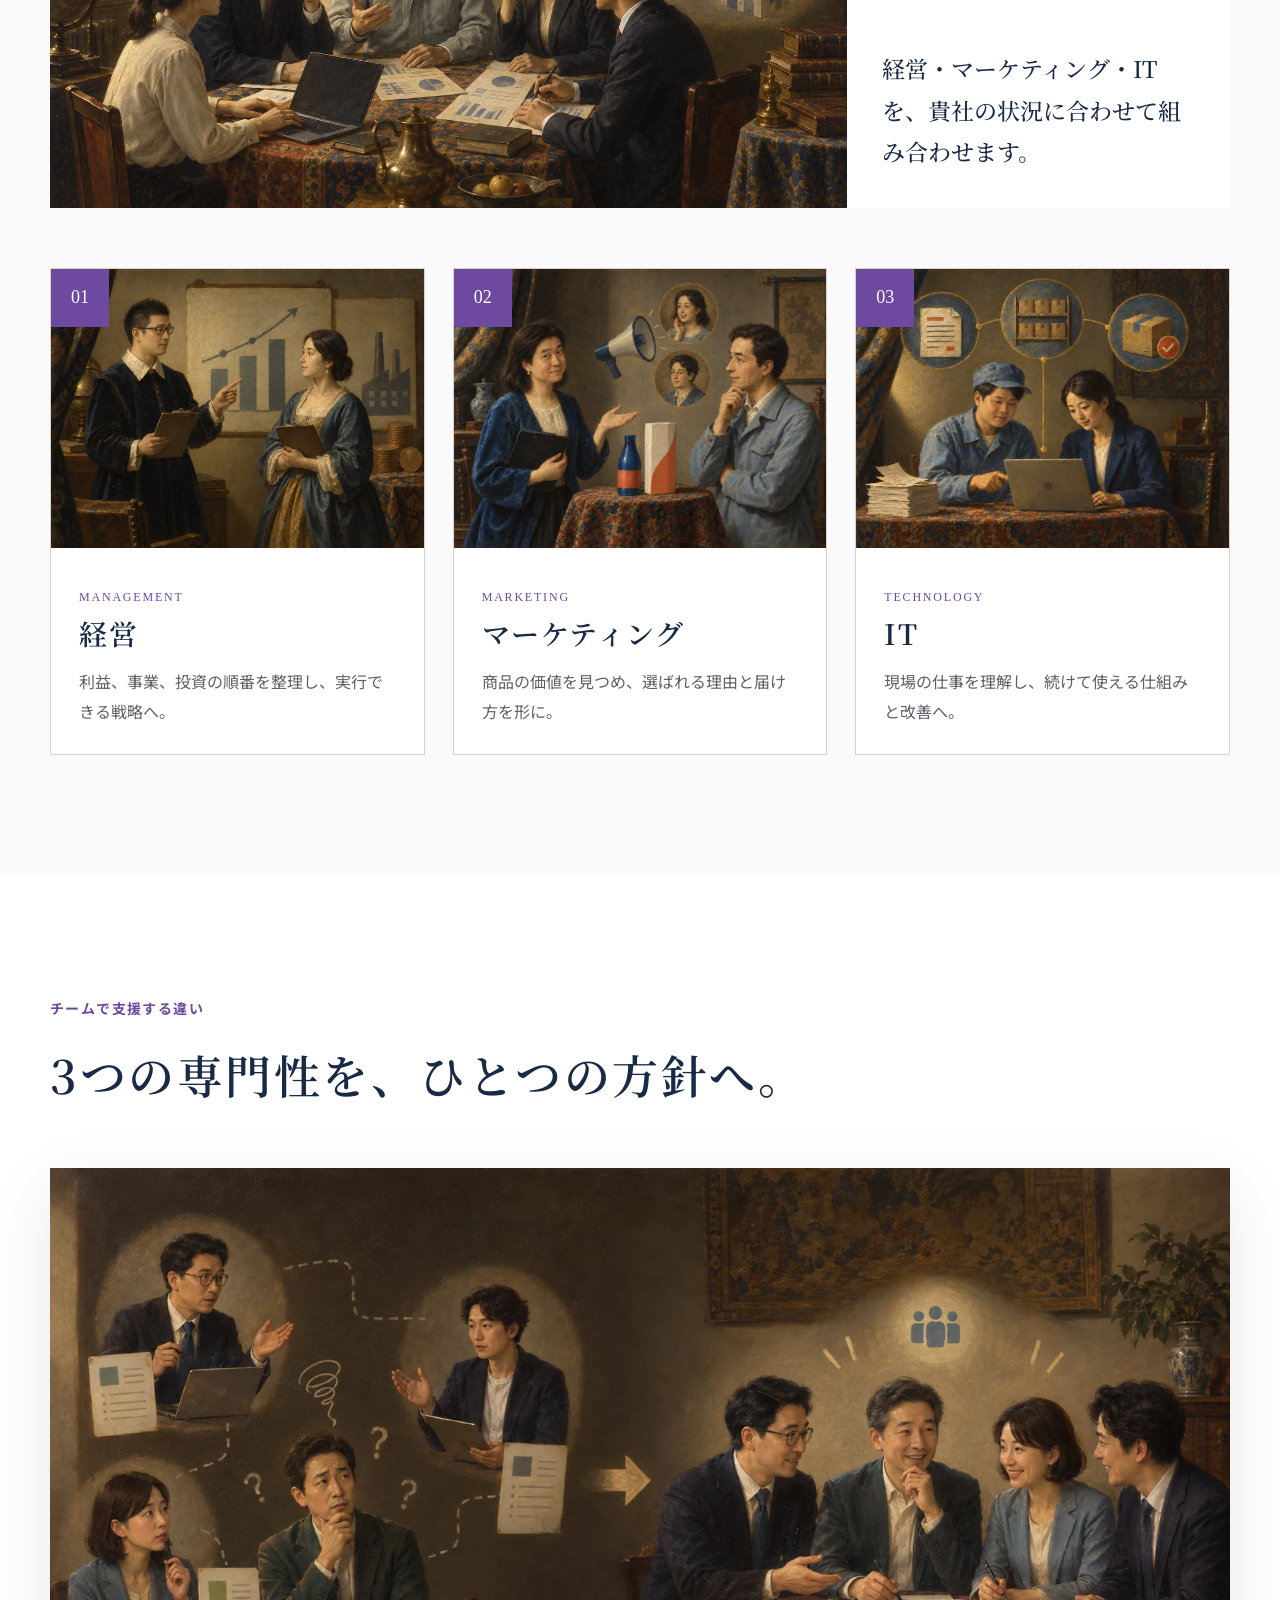
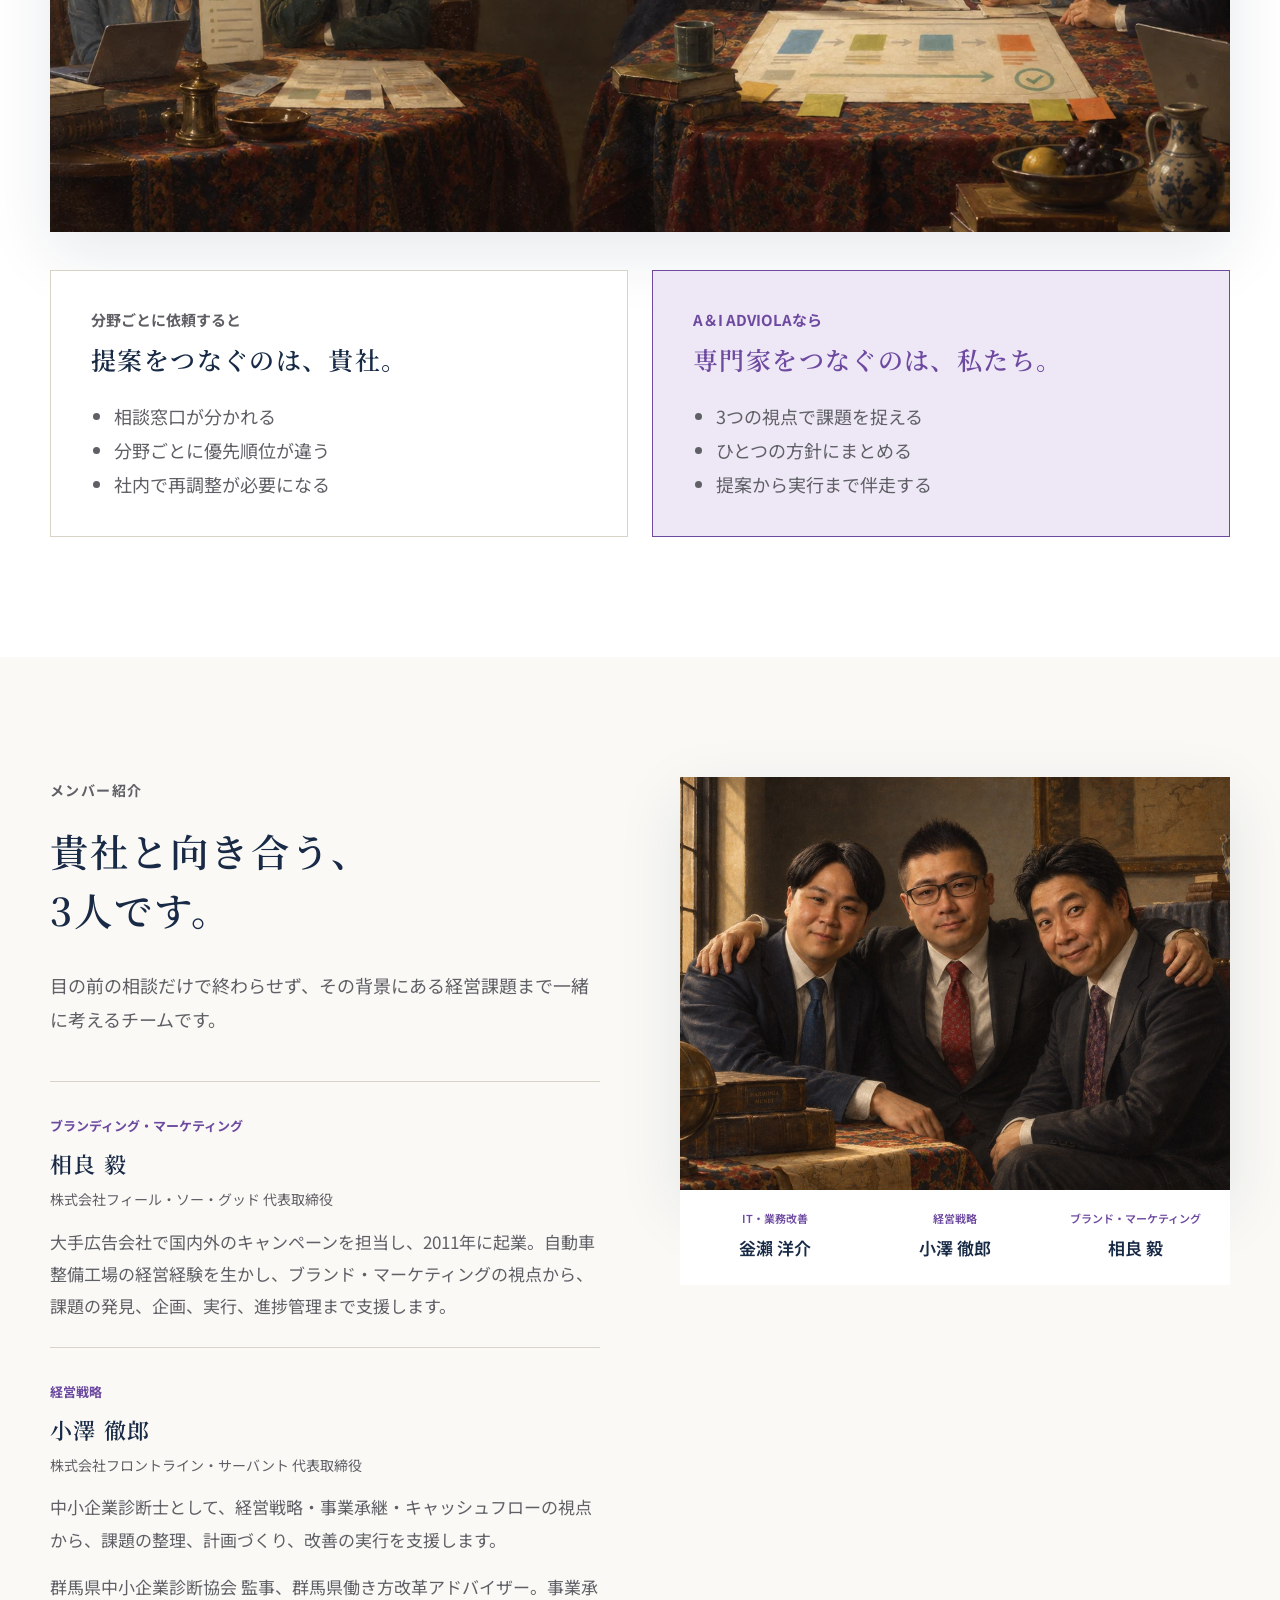
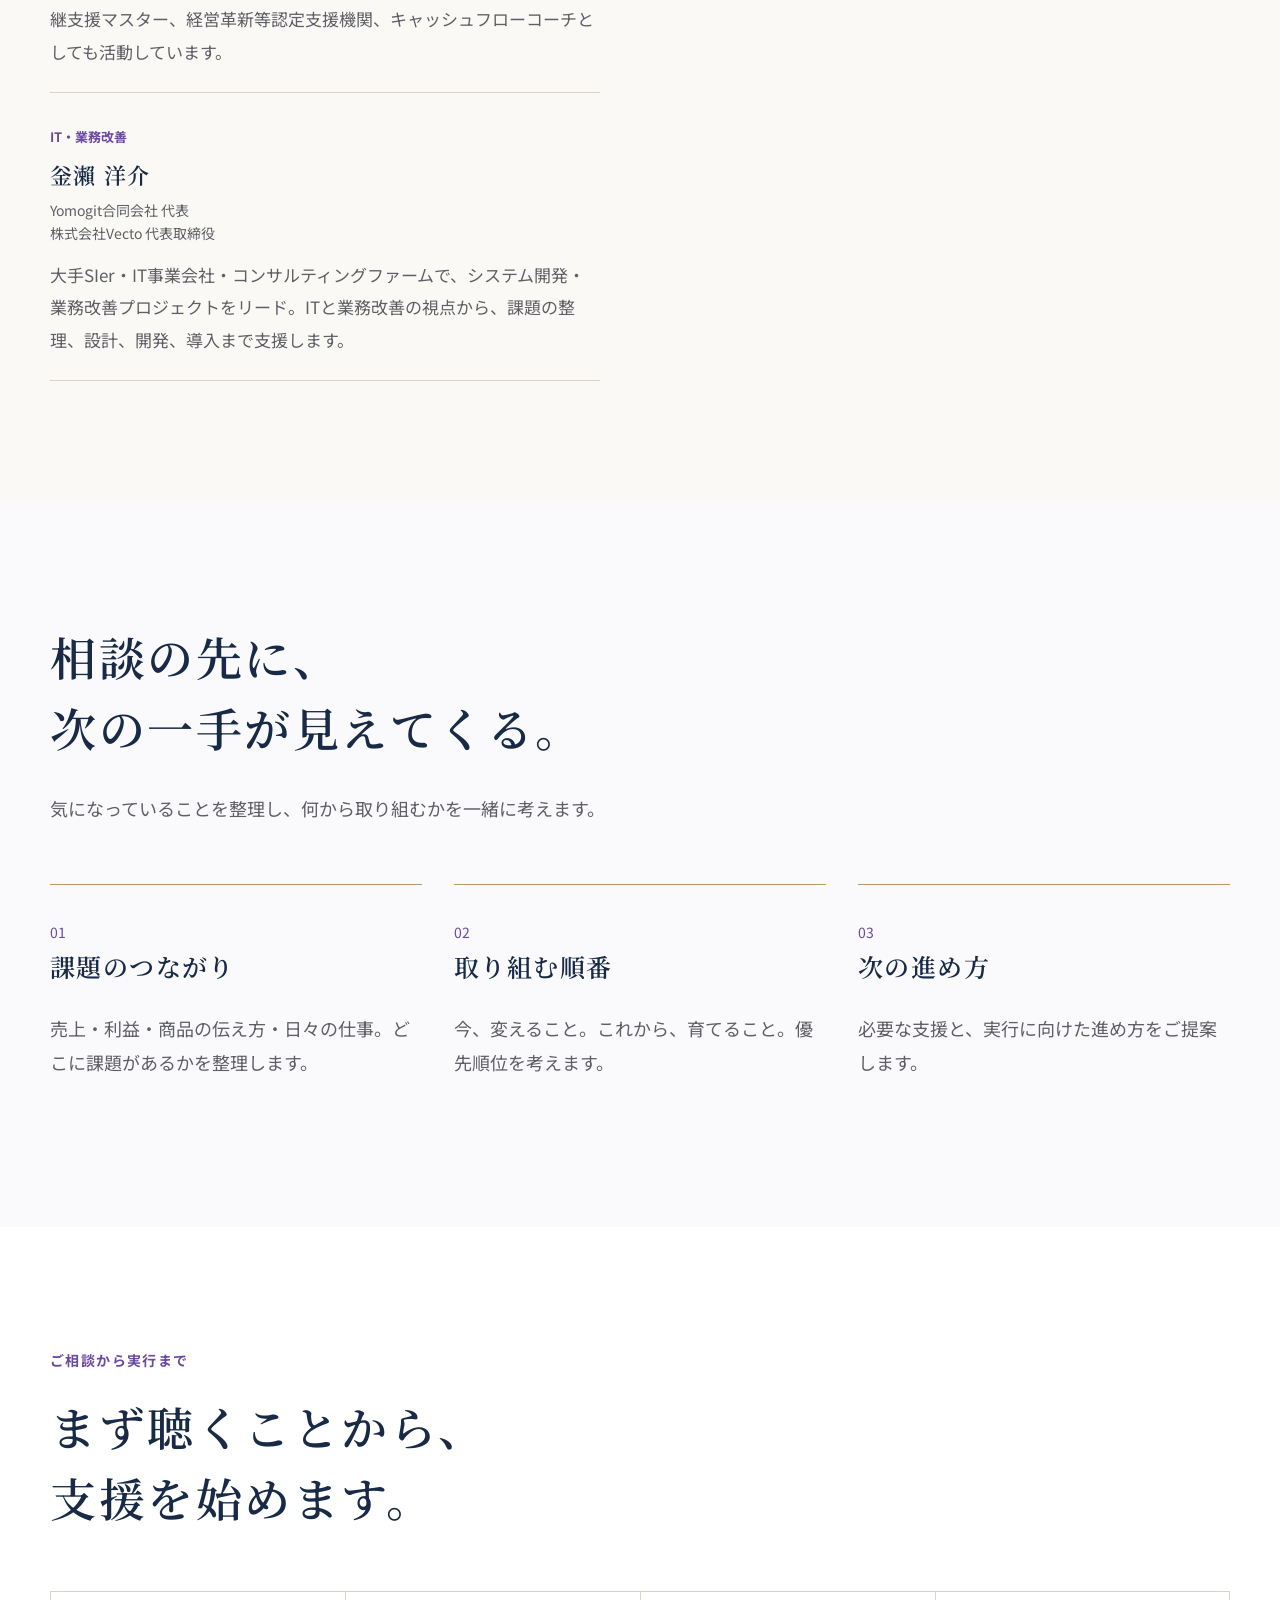
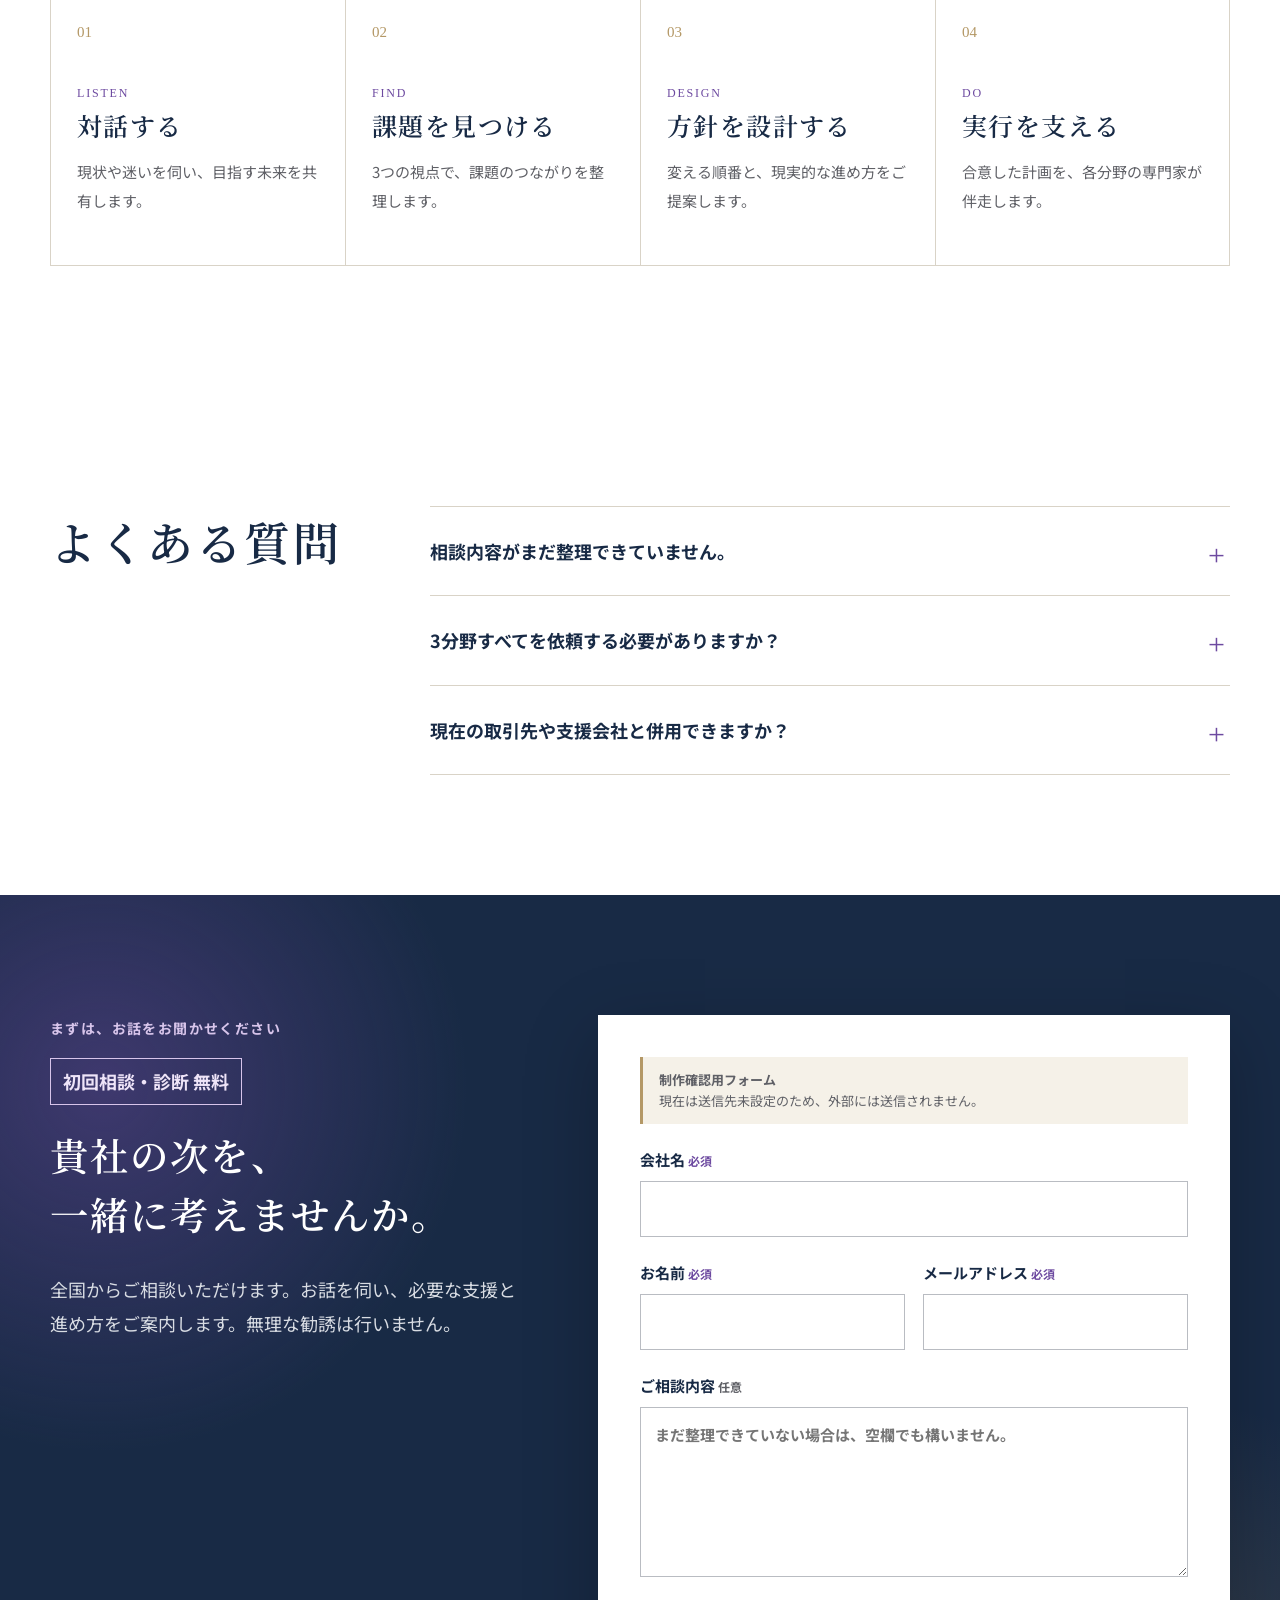
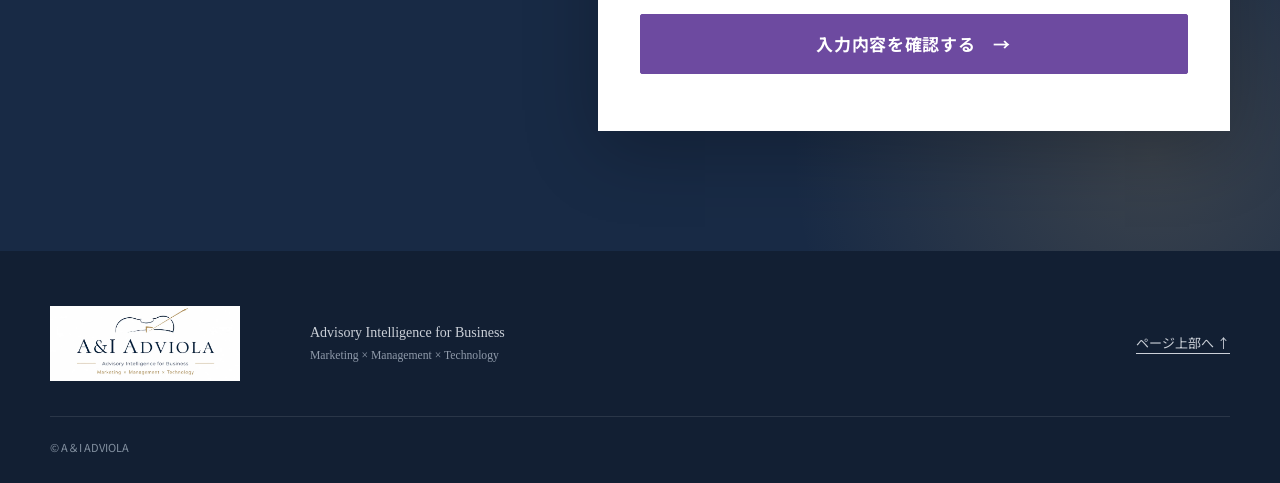
<file: lp/v2/index.html>
<!doctype html>
<html lang="ja">
<head>
  <meta charset="utf-8">
  <meta name="viewport" content="width=device-width, initial-scale=1">
  <meta name="robots" content="noindex, nofollow">
  <meta name="theme-color" content="#182a45">
  <meta name="description" content="A＆I ADVIOLAは、経営・マーケティング・ITの専門家がひとつのチームとなり、中堅・中小企業の次世代経営リデザインを支援します。">
  <title>A＆I ADVIOLA｜次世代経営リデザイン支援</title>
  <link rel="icon" href="assets/logo.webp" type="image/webp">
  <link rel="stylesheet" href="fonts.css">
  <link rel="stylesheet" href="styles.css?v=adviola-v2-4">
  <script src="script.js" defer></script>
</head>
<body>
  <a class="skip-link" href="#main">本文へ移動</a>

  <header class="site-header">
    <div class="header-inner">
      <a class="brand" href="#top" aria-label="A＆I ADVIOLA トップへ">
        <img src="assets/logo.webp" width="1448" height="1086" alt="A＆I ADVIOLA">
      </a>
      <button class="menu-toggle" type="button" aria-expanded="false" aria-controls="main-nav" aria-label="メニューを開く">
        <span></span><span></span>
      </button>
      <nav class="main-nav" id="main-nav" aria-label="メインナビゲーション">
        <a href="#concerns">経営者の悩み</a>
        <a href="#strength">私たちの強み</a>
        <a href="#members">メンバー</a>
        <a href="#flow">進め方</a>
        <a class="button button-small" href="#contact">無料相談</a>
      </nav>
    </div>
  </header>

  <main id="main">
    <section class="hero" id="top" aria-labelledby="hero-title">
      <div class="hero-layout">
        <div class="hero-copy">
          <p class="kicker">全国の中堅・中小企業の経営者・後継者へ</p>
          <p class="service-name">次世代経営リデザイン支援</p>
          <h1 id="hero-title"><span class="hero-title-line">聴く力が、</span><span class="hero-title-line"><em>効く力</em>に。</span></h1>
          <p class="hero-lead">経営・マーケティング・IT。<br>3人の専門家が、貴社の次の一手を<br class="desktop-only">ひとつの方針にまとめます。</p>
          <div class="hero-actions">
            <a class="button" href="#contact">まずは相談する <span aria-hidden="true">→</span></a>
            <a class="text-link" href="#strength">ADVIOLAの強みを見る</a>
          </div>
          <p class="hero-note">初回相談・診断は無料。ひとつの課題からご相談いただけます。</p>
        </div>

        <div class="hero-slider" aria-roledescription="カルーセル" aria-label="A＆I ADVIOLAの紹介">
          <div class="slides" aria-live="off">
            <figure class="slide is-active"><img src="assets/slide-01.jpg" width="960" height="720" alt="A＆I ADVIOLAのロゴ"></figure>
            <figure class="slide"><img src="assets/slide-02.jpg" width="960" height="720" alt="次世代経営リデザイン支援"></figure>
            <figure class="slide"><img src="assets/slide-03.jpg" width="960" height="720" alt="経営・マーケティング・ITを担う3人のチーム"></figure>
            <figure class="slide"><img src="assets/slide-04.jpg" width="960" height="720" alt="3人が力を合わせてチームでサポート"></figure>
            <figure class="slide"><img src="assets/slide-05.jpg" width="960" height="720" alt="A＆I ADVIOLAの3人のメンバー"></figure>
            <figure class="slide"><img src="assets/slide-06.jpg" width="960" height="720" alt="聴く力が、効く力に"></figure>
            <figure class="slide"><img src="assets/slide-07.jpg" width="960" height="720" alt="経営者と同じテーブルで考える3人のチーム"></figure>
          </div>
          <div class="slider-controls">
            <button class="slider-button prev" type="button" aria-label="前の画像">←</button>
            <div class="slider-dots" role="group" aria-label="表示する画像を選ぶ"></div>
            <button class="slider-button next" type="button" aria-label="次の画像">→</button>
            <button class="slider-pause" type="button" aria-pressed="false">一時停止</button>
          </div>
        </div>
      </div>
      <a class="scroll-cue" href="#concerns"><span>SCROLL</span><i aria-hidden="true"></i></a>
    </section>

    <section class="intro" aria-labelledby="intro-title">
      <div class="container intro-inner">
        <p class="eyebrow">経営者の皆さまへ</p>
        <h2 id="intro-title">今は順調。<br>この先はどうだろう。</h2>
        <p class="intro-lead">会社の強みを受け継ぎながら、次の成長をつくる。<br>同じままでいいのか、何を変えるべきか。その判断は、ひとつの専門分野だけでは答えを出しにくいものです。</p>
        <p>私たちは、経営者の言葉を起点に、経営・マーケティング・ITの視点をつなぎます。<br>変えるべきことと、守るべきことを一緒に見つけ、実行できる形に整えます。</p>
      </div>
    </section>

    <section class="section future" aria-labelledby="future-title"><div class="container"><div class="section-heading"><h2 id="future-title">今の課題から、<br>会社のこれからへ。</h2><p>受け継いできた強みを、これから誰に、どう届けるか。<br>人が力を発揮できる仕事を、どうつくるか。<br>目指す会社の姿を共有し、そこへ進むための一歩を一緒に考えます。</p></div><div class="outcome-grid"><article><h3>育てる事業を考える</h3><p>強みを生かして、これから育てる事業と投資の方向を考えます。</p></article><article><h3>次の顧客へ届ける</h3><p>商品の価値を見つめ直し、次に届けたい顧客と販路を考えます。</p></article><article><h3>続く仕組みをつくる</h3><p>属人化した仕事を見直し、人が変わっても続く仕組みを考えます。</p></article></div></div></section>

    <section class="section concerns" id="concerns" aria-labelledby="concerns-title">
      <div class="container">
        <div class="section-heading">
          
          <h2 id="concerns-title"><span class="title-phrase">会社のこれからに、</span><span class="title-phrase">こんな思いはありませんか。</span></h2>
          <p>大切にしてきたものを理解し、必要な変化には率直に向き合います。</p>
        </div>
        <div class="persona-grid">
          <article class="persona-card">
            <img src="assets/target-maker.webp" width="1536" height="1024" loading="lazy" alt="製造現場で自社商品を手にする経営者">
            <div>
              <span>ものづくりを担う方</span>
              <h3>売上はある。<br>次は、利益を残したい。</h3>
              <p>事業の採算と投資の優先順位を整理したい。</p>
            </div>
          </article>
          <article class="persona-card">
            <img src="assets/target-seller.webp" width="1448" height="1086" loading="lazy" alt="自社商品の価値を伝え販路を広げる経営者">
            <div>
              <span>販路を広げたい方</span>
              <h3>良い商品を、<br>もっと選ばれる商品へ。</h3>
              <p>価値を言葉にし、伝え方と売り方を変えたい。</p>
            </div>
          </article>
          <article class="persona-card">
            <img src="assets/target-successor.webp" width="1448" height="1086" loading="lazy" alt="先代から会社を引き継ぐ後継者">
            <div>
              <span>二代目・三代目の経営者へ</span>
              <h3>受け継ぐものと、<br>変えるものを決めたい。</h3>
              <p>受け継いだ強みを生かし、自分の代で次の成長をつくりたい。</p>
            </div>
          </article>
        </div>
      </div>
    </section>

    <section class="section problem" aria-labelledby="problem-title">
      <div class="container">
        <div class="problem-head">
          <p class="eyebrow">課題のつながり</p>
          <h2 id="problem-title">経営課題は、ひとつだけではありません。</h2>
        </div>
        <div class="problem-grid">
          <div class="problem-copy">
            <p>利益を見直すと、商品の伝え方が変わる。販路を広げると、受注や在庫の仕組みも変わる。</p>
            <p>分野ごとに別々の答えを出すと、経営者がその調整役になってしまいます。</p>
            <blockquote>必要なのは、個別の正解ではなく、<br><strong>会社全体を動かす、ひとつの方針。</strong></blockquote>
          </div>
          <figure class="problem-image">
            <img src="assets/meeting.webp" width="1448" height="1086" loading="lazy" alt="経営者と専門家が同じテーブルで方針を話し合う様子">
            <figcaption>課題の整理から、同じテーブルで。</figcaption>
          </figure>
        </div>
      </div>
    </section>

    <section class="section strength" id="strength" aria-labelledby="strength-title">
      <div class="container">
        <div class="section-heading section-heading-light">
          
          <h2 id="strength-title">3つの専門性を、ひとつの実行力へ。</h2>
          <p>ひとつの課題から、3つの視点で。必要な専門性を組み合わせます。</p>
        </div>
        <figure class="core-visual">
          <img src="assets/three-core.webp" width="1536" height="1024" loading="lazy" alt="経営・マーケティング・ITの専門家が一つの計画を囲む様子">
          <figcaption>経営・マーケティング・ITを、貴社の状況に合わせて組み合わせます。</figcaption>
        </figure>
        <div class="expertise-grid">
          <article>
            <p class="expertise-number">01</p>
            <img src="assets/management.webp" width="1448" height="1086" loading="lazy" alt="事業計画と数字を確認する経営支援">
            <div><span>MANAGEMENT</span><h3>経営</h3><p>利益、事業、投資の順番を整理し、実行できる戦略へ。</p></div>
          </article>
          <article>
            <p class="expertise-number">02</p>
            <img src="assets/branding.webp" width="1448" height="1086" loading="lazy" alt="商品の価値と顧客への伝え方を考えるマーケティング支援">
            <div><span>MARKETING</span><h3>マーケティング</h3><p>商品の価値を見つめ、選ばれる理由と届け方を形に。</p></div>
          </article>
          <article>
            <p class="expertise-number">03</p>
            <img src="assets/it.webp" width="1448" height="1086" loading="lazy" alt="受注や在庫の業務を見直すIT支援">
            <div><span>TECHNOLOGY</span><h3>IT</h3><p>現場の仕事を理解し、続けて使える仕組みと改善へ。</p></div>
          </article>
        </div>
      </div>
    </section>

    <section class="section difference" aria-labelledby="difference-title">
      <div class="container">
        <div class="section-heading">
          <p class="eyebrow">チームで支援する違い</p>
          <h2 id="difference-title">3つの専門性を、ひとつの方針へ。</h2>
        </div>
        <figure class="comparison-figure">
          <img src="assets/comparison.webp" width="1672" height="941" loading="lazy" alt="分野別に依頼して調整が増える場合と3分野が連携して一つの方針を作る場合の比較">
        </figure>
        <div class="comparison-cards">
          <article>
            <p>分野ごとに依頼すると</p>
            <h3>提案をつなぐのは、貴社。</h3>
            <ul><li>相談窓口が分かれる</li><li>分野ごとに優先順位が違う</li><li>社内で再調整が必要になる</li></ul>
          </article>
          <article class="ours">
            <p>A＆I ADVIOLAなら</p>
            <h3>専門家をつなぐのは、私たち。</h3>
            <ul><li>3つの視点で課題を捉える</li><li>ひとつの方針にまとめる</li><li>提案から実行まで伴走する</li></ul>
          </article>
        </div>
      </div>
    </section>

    <section class="section members" id="members" aria-labelledby="members-title">
      <div class="container members-layout">
        <div class="members-copy">
          <p class="eyebrow">メンバー紹介</p>
          <h2 id="members-title">貴社と向き合う、<br>3人です。</h2>
          <p>目の前の相談だけで終わらせず、その背景にある経営課題まで一緒に考えるチームです。</p>
          <div class="member-list">
            <article><span>ブランディング・マーケティング</span><h3>相良 毅</h3><p>株式会社フィール・ソー・グッド 代表取締役</p><p class="member-bio">大手広告会社で国内外のキャンペーンを担当し、2011年に起業。自動車整備工場の経営経験を生かし、ブランド・マーケティングの視点から、課題の発見、企画、実行、進捗管理まで支援します。</p></article>
            <article><span>経営戦略</span><h3>小澤 徹郎</h3><p>株式会社フロントライン・サーバント 代表取締役</p><p class="member-bio">中小企業診断士として、経営戦略・事業承継・キャッシュフローの視点から、課題の整理、計画づくり、改善の実行を支援します。</p><p class="member-bio">群馬県中小企業診断協会 監事、群馬県働き方改革アドバイザー。事業承継支援マスター、経営革新等認定支援機関、キャッシュフローコーチとしても活動しています。</p></article>
            <article><span>IT・業務改善</span><h3>釡瀨 洋介</h3><p>Yomogit合同会社 代表<br>株式会社Vecto 代表取締役</p><p class="member-bio">大手SIer・IT事業会社・コンサルティングファームで、システム開発・業務改善プロジェクトをリード。ITと業務改善の視点から、課題の整理、設計、開発、導入まで支援します。</p></article>
          </div>
        </div>
        <figure class="members-image"><img src="assets/slide-05.jpg" width="960" height="720" loading="lazy" alt="A＆I ADVIOLAの3人のメンバー"><figcaption class="member-photo-labels"><span><small>IT・業務改善</small>釡瀨 洋介</span><span><small>経営戦略</small>小澤 徹郎</span><span><small>ブランド・マーケティング</small>相良 毅</span></figcaption></figure>
      </div>
    </section>

    <section class="section outcomes" aria-labelledby="outcomes-title"><div class="container"><div class="section-heading"><h2 id="outcomes-title">相談の先に、<br>次の一手が見えてくる。</h2><p>気になっていることを整理し、何から取り組むかを一緒に考えます。</p></div><div class="outcome-grid"><article><span>01</span><h3>課題のつながり</h3><p>売上・利益・商品の伝え方・日々の仕事。どこに課題があるかを整理します。</p></article><article><span>02</span><h3>取り組む順番</h3><p>今、変えること。これから、育てること。優先順位を考えます。</p></article><article><span>03</span><h3>次の進め方</h3><p>必要な支援と、実行に向けた進め方をご提案します。</p></article></div></div></section>

    <section class="section flow" id="flow" aria-labelledby="flow-title">
      <div class="container">
        <div class="section-heading">
          <p class="eyebrow">ご相談から実行まで</p>
          <h2 id="flow-title">まず聴くことから、<br>支援を始めます。</h2>
        </div>
        <ol class="flow-list">
          <li><span>01</span><div><p>LISTEN</p><h3>対話する</h3><p>現状や迷いを伺い、目指す未来を共有します。</p></div></li>
          <li><span>02</span><div><p>FIND</p><h3>課題を見つける</h3><p>3つの視点で、課題のつながりを整理します。</p></div></li>
          <li><span>03</span><div><p>DESIGN</p><h3>方針を設計する</h3><p>変える順番と、現実的な進め方をご提案します。</p></div></li>
          <li><span>04</span><div><p>DO</p><h3>実行を支える</h3><p>合意した計画を、各分野の専門家が伴走します。</p></div></li>
        </ol>
      </div>
    </section>

    <section class="section faq" aria-labelledby="faq-title">
      <div class="container faq-layout">
        <div><h2 id="faq-title">よくある質問</h2></div>
        <div class="faq-list">
          <details><summary>相談内容がまだ整理できていません。</summary><p>問題ありません。「何となく、このままではいけない」という段階から、状況と言葉を一緒に整理します。</p></details>
          <details><summary>3分野すべてを依頼する必要がありますか？</summary><p>必要ありません。3つの視点で全体を確認したうえで、貴社に必要な支援だけをご提案します。</p></details>
          <details><summary>現在の取引先や支援会社と併用できますか？</summary><p>はい。現在の取り組みを尊重し、足りない部分や整理が必要な部分で連携します。</p></details>
        </div>
      </div>
    </section>

    <section class="contact" id="contact" aria-labelledby="contact-title">
      <div class="contact-art" aria-hidden="true"></div>
      <div class="container contact-layout">
        <div class="contact-copy">
          <p class="eyebrow">まずは、お話をお聞かせください</p>
          <p class="contact-free">初回相談・診断 無料</p>
          <h2 id="contact-title">貴社の次を、<br>一緒に考えませんか。</h2>
          <p>全国からご相談いただけます。お話を伺い、必要な支援と進め方をご案内します。無理な勧誘は行いません。</p>
        </div>
        <div class="contact-panel">
          <p class="prototype-note"><strong>制作確認用フォーム</strong><br>現在は送信先未設定のため、外部には送信されません。</p>
          <form id="contact-form" novalidate>
            <label>会社名 <span>必須</span><input type="text" name="company" autocomplete="organization" required></label>
            <div class="form-row">
              <label>お名前 <span>必須</span><input type="text" name="name" autocomplete="name" required></label>
              <label>メールアドレス <span>必須</span><input type="email" name="email" autocomplete="email" required></label>
            </div>
            <label>ご相談内容 <small>任意</small><textarea name="message" rows="5" placeholder="まだ整理できていない場合は、空欄でも構いません。"></textarea></label>
            <button class="button form-submit" type="submit">入力内容を確認する <span aria-hidden="true">→</span></button>
            <p class="form-status" role="status"></p>
          </form>
        </div>
      </div>
    </section>
  </main>

  <footer class="site-footer">
    <div class="container footer-inner">
      <a class="footer-brand" href="#top"><img src="assets/logo.webp" width="1448" height="1086" alt="A＆I ADVIOLA"></a>
      <p>Advisory Intelligence for Business<br><small>Marketing × Management × Technology</small></p>
      <a class="back-top" href="#top">ページ上部へ ↑</a>
    </div>
    <div class="container footer-bottom"><p>© A＆I ADVIOLA</p></div>
  </footer>

  <div class="mobile-cta"><a class="button" href="#contact">まずは相談する</a></div>
</body>
</html>
</file>
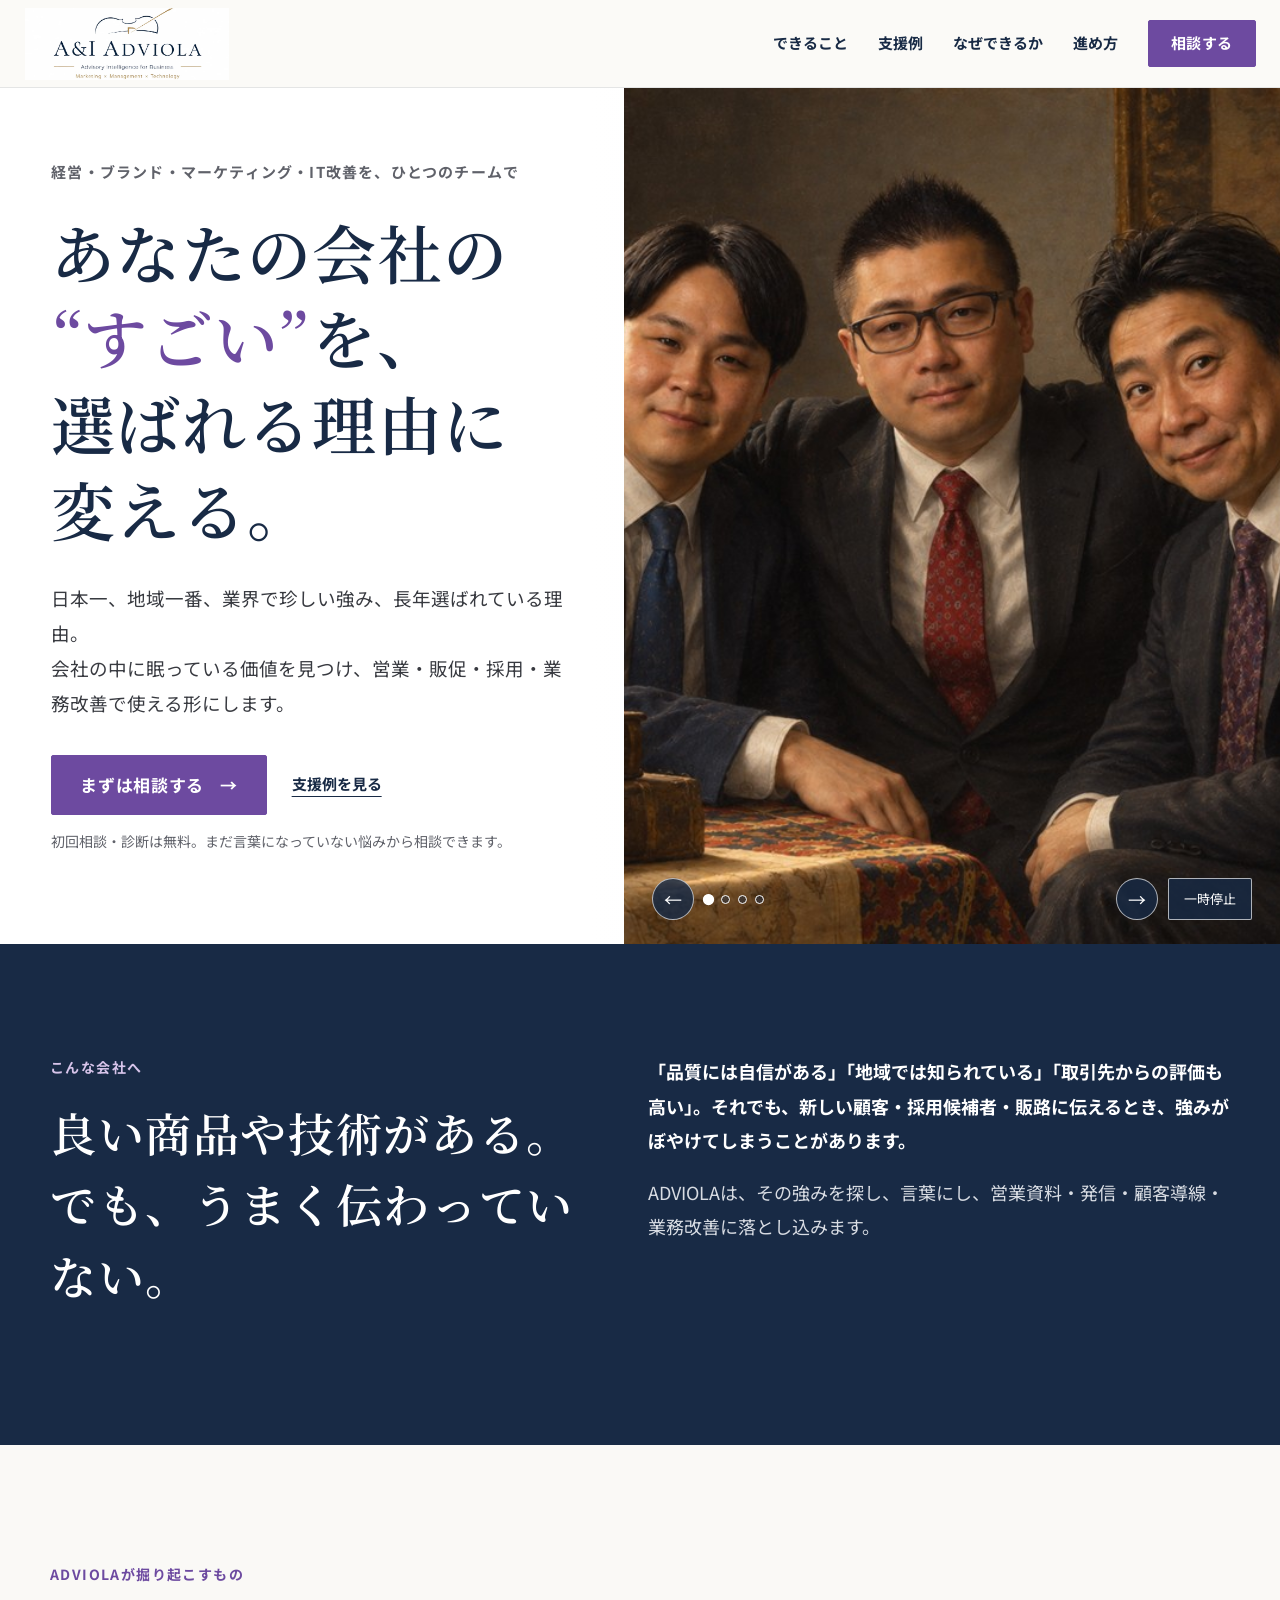
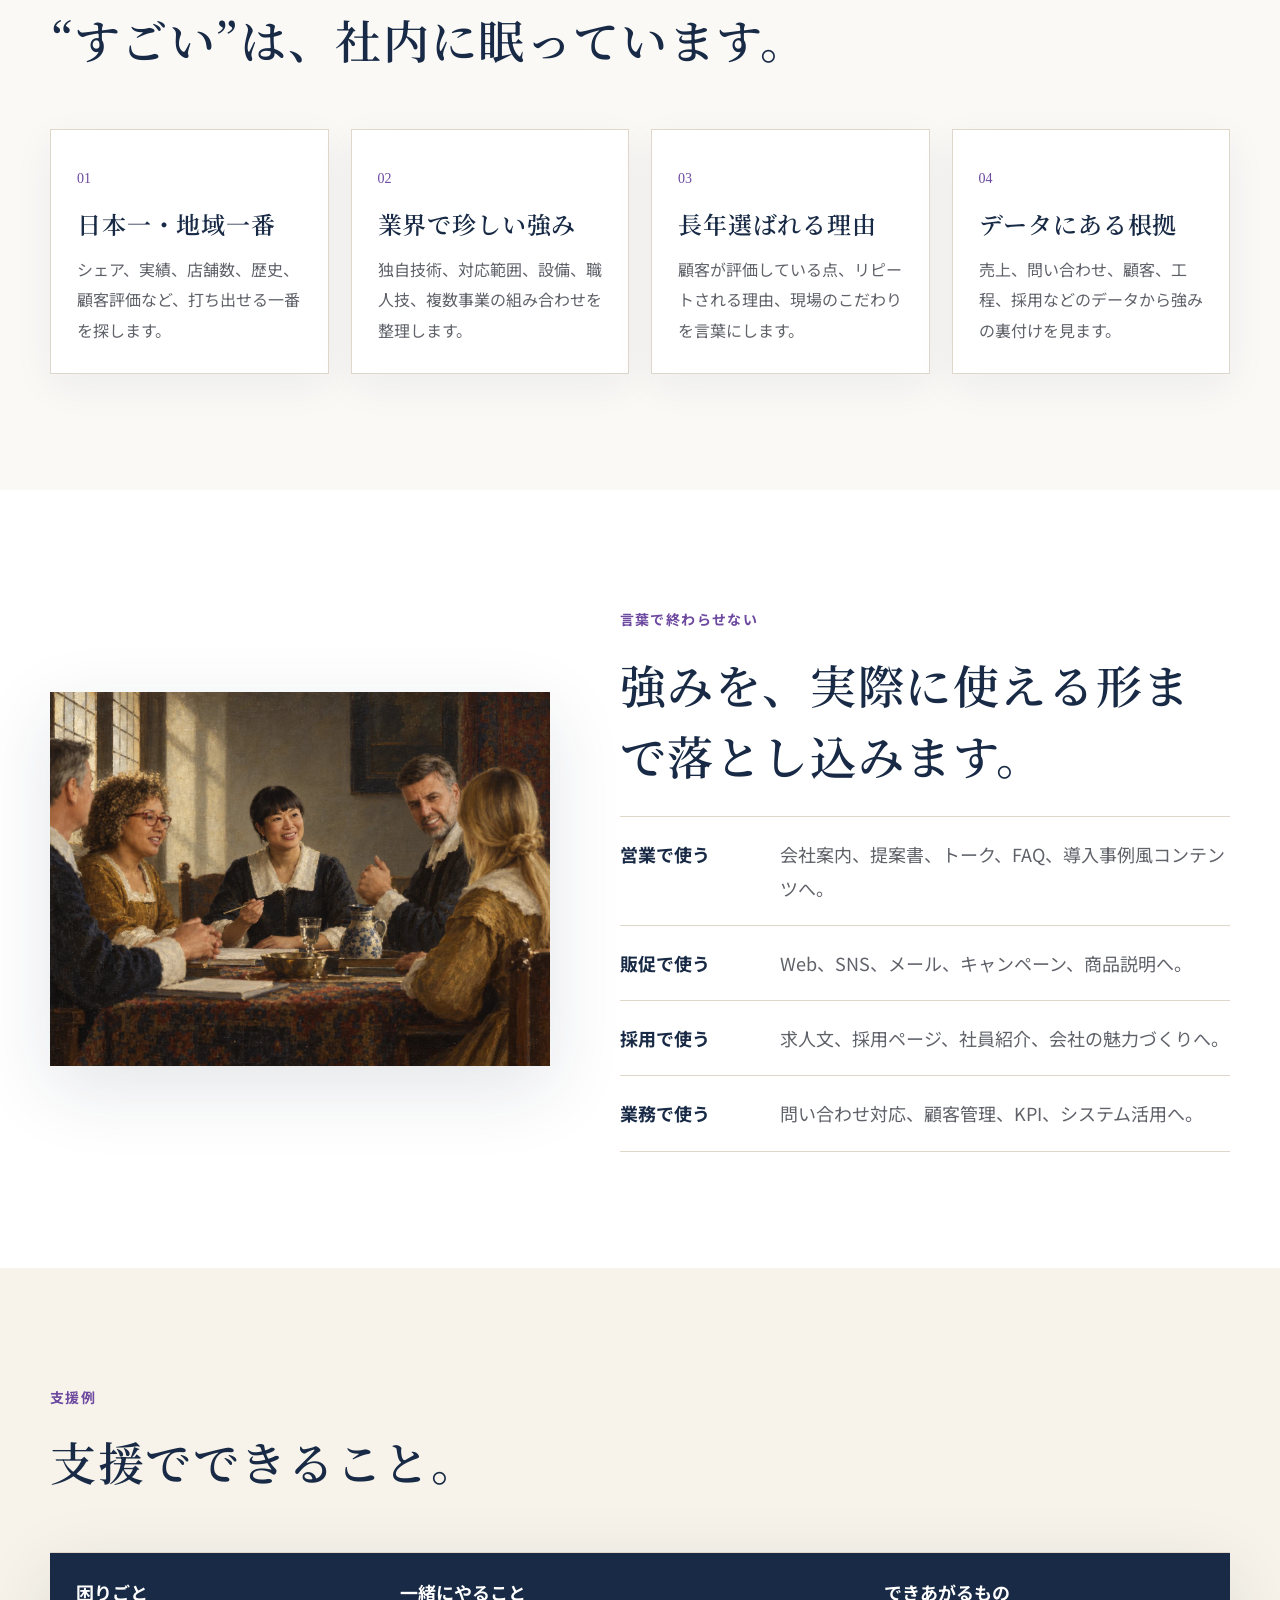
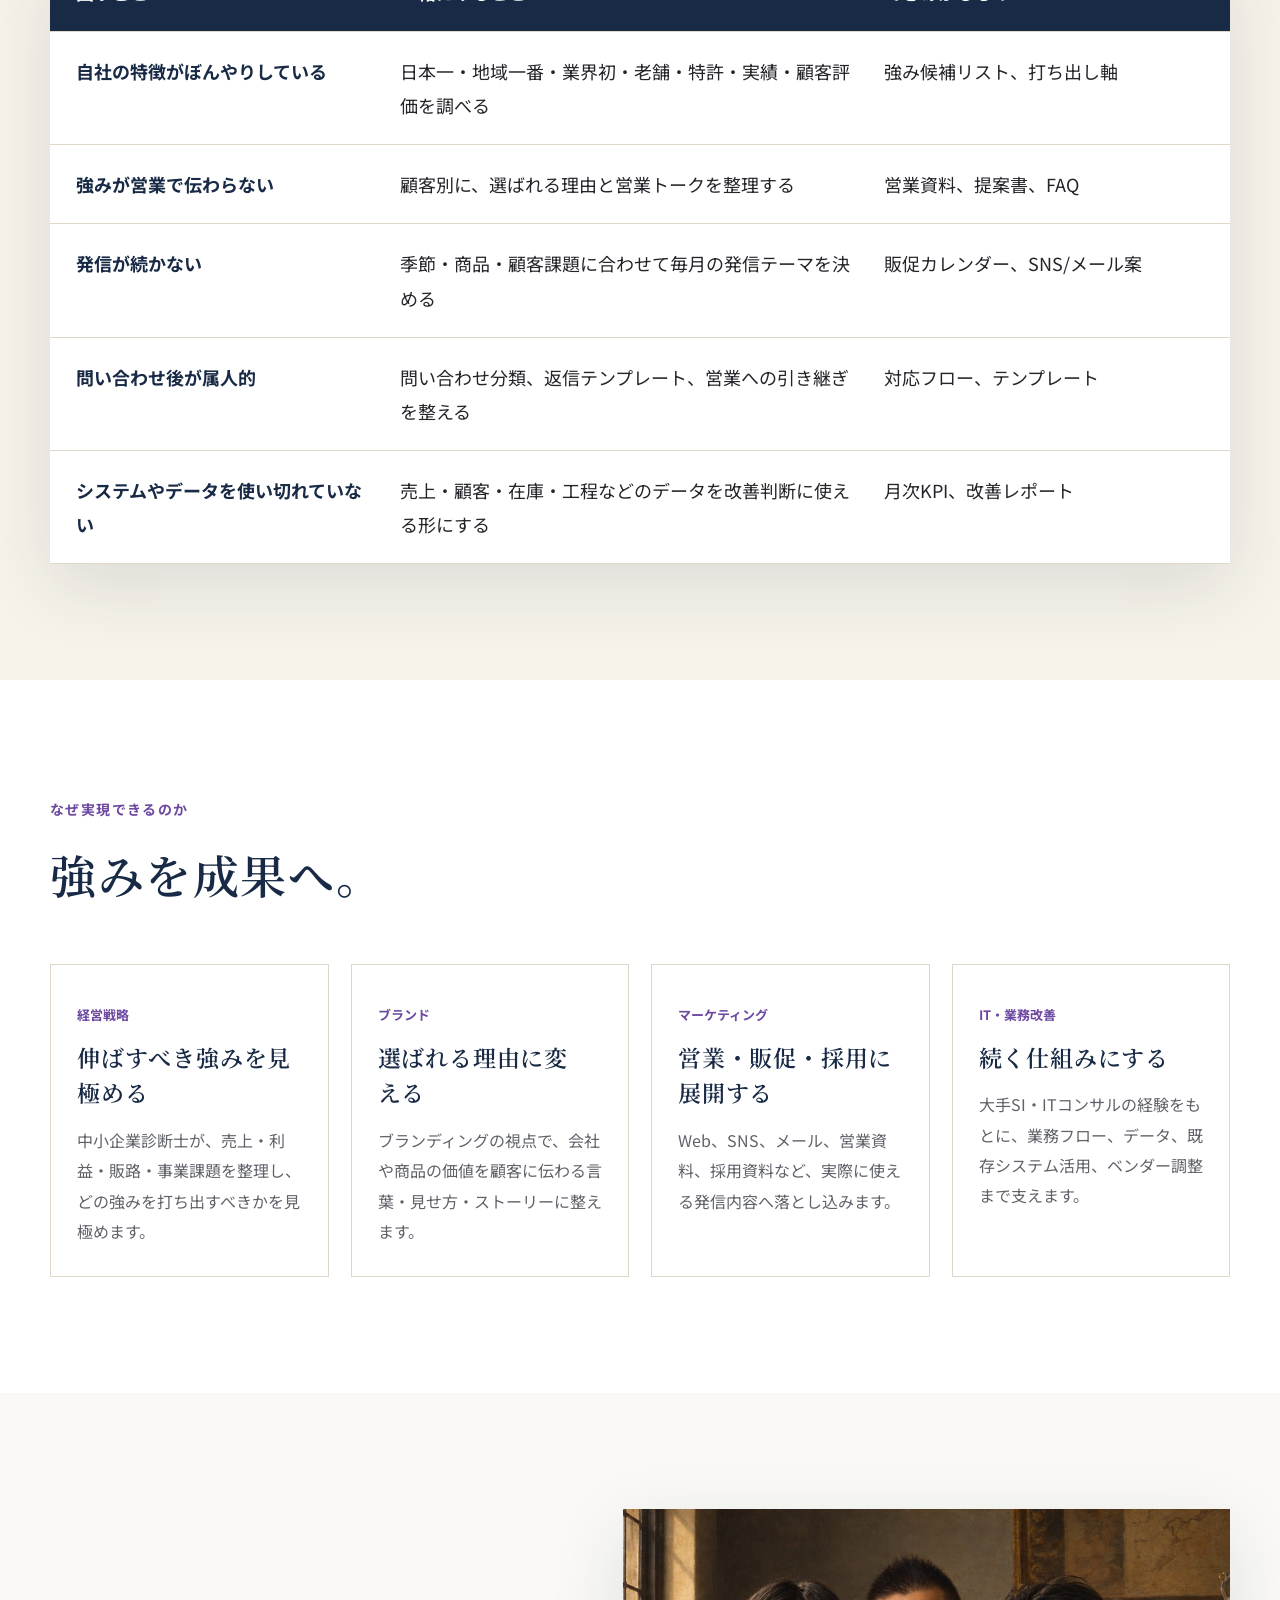
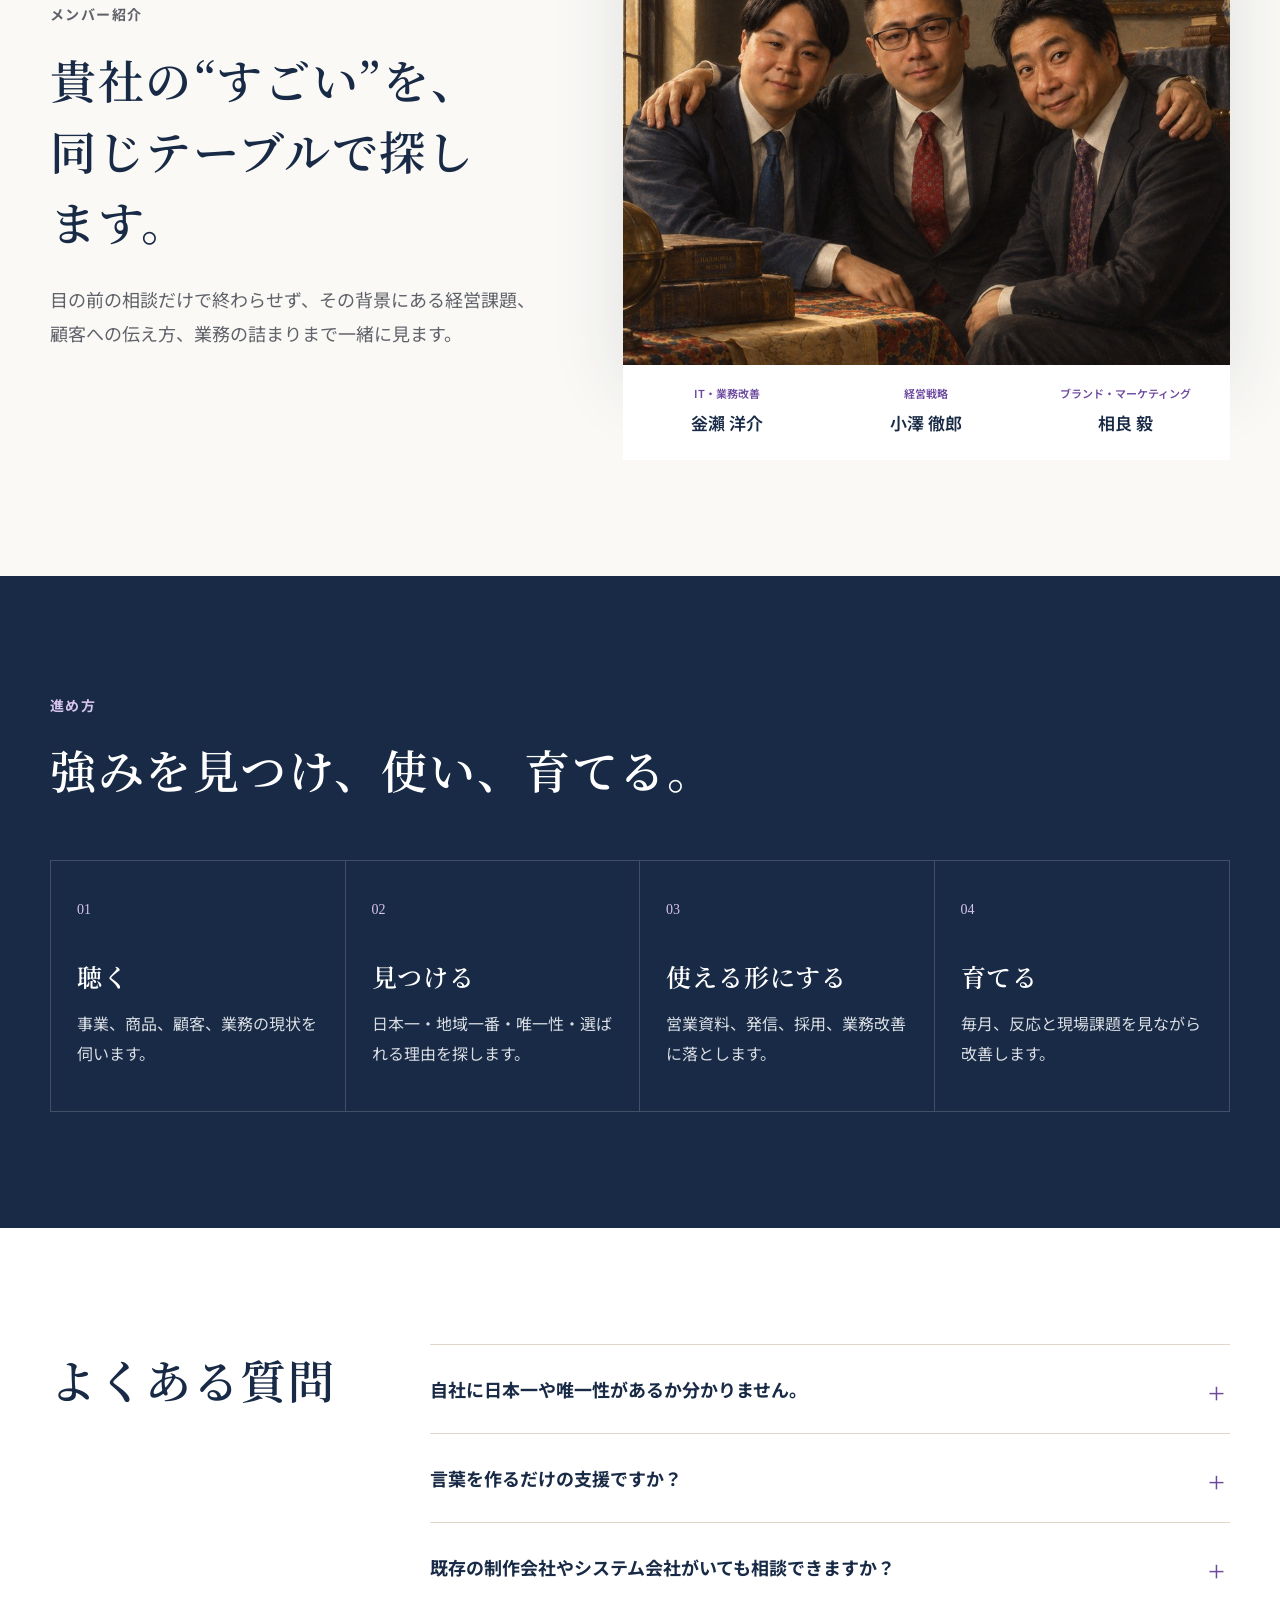
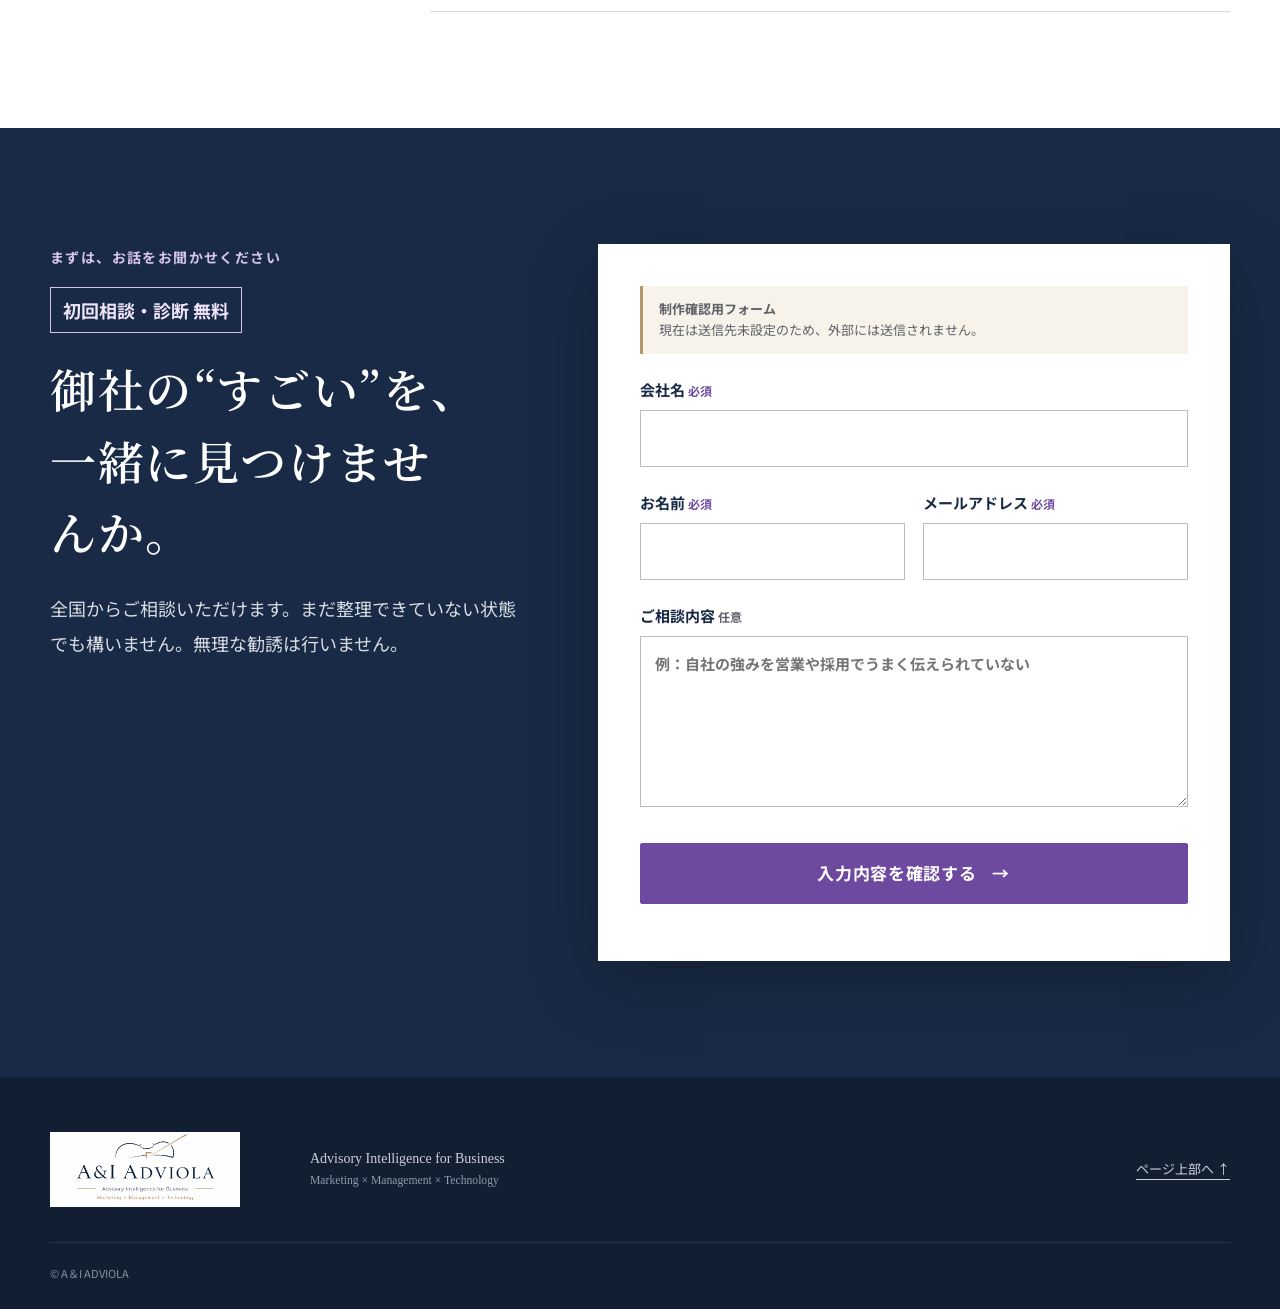
<file: lp/v3/index.html>
<!doctype html>
<html lang="ja">
<head>
  <meta charset="utf-8">
  <meta name="viewport" content="width=device-width, initial-scale=1">
  <meta name="robots" content="noindex, nofollow">
  <meta name="theme-color" content="#182a45">
  <meta name="description" content="A＆I ADVIOLAは、会社の中に眠っている強みを掘り起こし、営業・販促・採用・業務改善で使える形に変える伴走チームです。">
  <title>A＆I ADVIOLA｜あなたの会社の“すごい”を、選ばれる理由に変える。</title>
  <link rel="icon" href="assets/logo.webp" type="image/webp">
  <link rel="stylesheet" href="fonts.css">
  <link rel="stylesheet" href="styles.css?v=adviola-v3-1">
  <script src="script.js" defer></script>
</head>
<body>
  <a class="skip-link" href="#main">本文へ移動</a>

  <header class="site-header">
    <div class="header-inner">
      <a class="brand" href="#top" aria-label="A＆I ADVIOLA トップへ">
        <img src="assets/logo.webp" width="1448" height="1086" alt="A＆I ADVIOLA">
      </a>
      <button class="menu-toggle" type="button" aria-expanded="false" aria-controls="main-nav" aria-label="メニューを開く">
        <span></span><span></span>
      </button>
      <nav class="main-nav" id="main-nav" aria-label="メインナビゲーション">
        <a href="#value">できること</a>
        <a href="#examples">支援例</a>
        <a href="#team">なぜできるか</a>
        <a href="#flow">進め方</a>
        <a class="button button-small" href="#contact">相談する</a>
      </nav>
    </div>
  </header>

  <main id="main">
    <section class="hero" id="top" aria-labelledby="hero-title">
      <div class="hero-layout">
        <div class="hero-copy">
          <p class="kicker">経営・ブランド・マーケティング・IT改善を、ひとつのチームで</p>
          <h1 id="hero-title">あなたの会社の<br><em>“すごい”</em>を、<br>選ばれる理由に変える。</h1>
          <p class="hero-lead">日本一、地域一番、業界で珍しい強み、長年選ばれている理由。<br>会社の中に眠っている価値を見つけ、営業・販促・採用・業務改善で使える形にします。</p>
          <div class="hero-actions">
            <a class="button" href="#contact">まずは相談する <span aria-hidden="true">→</span></a>
            <a class="text-link" href="#examples">支援例を見る</a>
          </div>
          <p class="hero-note">初回相談・診断は無料。まだ言葉になっていない悩みから相談できます。</p>
        </div>
        <div class="hero-slider" aria-roledescription="カルーセル" aria-label="A＆I ADVIOLAの紹介">
          <div class="slides" aria-live="off">
            <figure class="slide is-active"><img src="assets/slide-05.jpg" width="960" height="720" alt="A＆I ADVIOLAの3人のメンバー"></figure>
            <figure class="slide"><img src="assets/slide-03.jpg" width="960" height="720" alt="経営・マーケティング・ITを担う3人のチーム"></figure>
            <figure class="slide"><img src="assets/slide-07.jpg" width="960" height="720" alt="経営者と同じテーブルで考える3人のチーム"></figure>
            <figure class="slide"><img src="assets/three-core.webp" width="1536" height="1024" alt="3つの専門性で支援するイメージ"></figure>
          </div>
          <div class="slider-controls">
            <button class="slider-button prev" type="button" aria-label="前の画像">←</button>
            <div class="slider-dots" role="group" aria-label="表示する画像を選ぶ"></div>
            <button class="slider-button next" type="button" aria-label="次の画像">→</button>
            <button class="slider-pause" type="button" aria-pressed="false">一時停止</button>
          </div>
        </div>
      </div>
    </section>

    <section class="intro" aria-labelledby="intro-title">
      <div class="container intro-grid">
        <div>
          <p class="eyebrow">こんな会社へ</p>
          <h2 id="intro-title">良い商品や技術がある。<br>でも、うまく伝わっていない。</h2>
        </div>
        <div class="intro-copy">
          <p>「品質には自信がある」「地域では知られている」「取引先からの評価も高い」。それでも、新しい顧客・採用候補者・販路に伝えるとき、強みがぼやけてしまうことがあります。</p>
          <p>ADVIOLAは、その強みを探し、言葉にし、営業資料・発信・顧客導線・業務改善に落とし込みます。</p>
        </div>
      </div>
    </section>

    <section class="section proof" id="value" aria-labelledby="value-title">
      <div class="container">
        <div class="section-heading">
          <p class="eyebrow">ADVIOLAが掘り起こすもの</p>
          <h2 id="value-title">“すごい”は、社内に眠っています。</h2>
        </div>
        <div class="proof-grid">
          <article><span>01</span><h3>日本一・地域一番</h3><p>シェア、実績、店舗数、歴史、顧客評価など、打ち出せる一番を探します。</p></article>
          <article><span>02</span><h3>業界で珍しい強み</h3><p>独自技術、対応範囲、設備、職人技、複数事業の組み合わせを整理します。</p></article>
          <article><span>03</span><h3>長年選ばれる理由</h3><p>顧客が評価している点、リピートされる理由、現場のこだわりを言葉にします。</p></article>
          <article><span>04</span><h3>データにある根拠</h3><p>売上、問い合わせ、顧客、工程、採用などのデータから強みの裏付けを見ます。</p></article>
        </div>
      </div>
    </section>

    <section class="section promise" aria-labelledby="promise-title">
      <div class="container promise-layout">
        <figure class="promise-image">
          <img src="assets/meeting.webp" width="1448" height="1086" loading="eager" alt="経営者と専門家が同じテーブルで方針を話し合う様子">
        </figure>
        <div>
          <p class="eyebrow">言葉で終わらせない</p>
          <h2 id="promise-title">強みを、実際に使える形まで落とし込みます。</h2>
          <div class="promise-list">
            <p><strong>営業で使う</strong><span>会社案内、提案書、トーク、FAQ、導入事例風コンテンツへ。</span></p>
            <p><strong>販促で使う</strong><span>Web、SNS、メール、キャンペーン、商品説明へ。</span></p>
            <p><strong>採用で使う</strong><span>求人文、採用ページ、社員紹介、会社の魅力づくりへ。</span></p>
            <p><strong>業務で使う</strong><span>問い合わせ対応、顧客管理、KPI、システム活用へ。</span></p>
          </div>
        </div>
      </div>
    </section>

    <section class="section examples" id="examples" aria-labelledby="examples-title">
      <div class="container">
        <div class="section-heading">
          <p class="eyebrow">支援例</p>
          <h2 id="examples-title">支援でできること。</h2>
        </div>
        <div class="example-table" role="table" aria-label="支援例">
          <div class="example-row example-head" role="row">
            <div role="columnheader">困りごと</div>
            <div role="columnheader">一緒にやること</div>
            <div role="columnheader">できあがるもの</div>
          </div>
          <div class="example-row" role="row">
            <div>自社の特徴がぼんやりしている</div>
            <div>日本一・地域一番・業界初・老舗・特許・実績・顧客評価を調べる</div>
            <div>強み候補リスト、打ち出し軸</div>
          </div>
          <div class="example-row" role="row">
            <div>強みが営業で伝わらない</div>
            <div>顧客別に、選ばれる理由と営業トークを整理する</div>
            <div>営業資料、提案書、FAQ</div>
          </div>
          <div class="example-row" role="row">
            <div>発信が続かない</div>
            <div>季節・商品・顧客課題に合わせて毎月の発信テーマを決める</div>
            <div>販促カレンダー、SNS/メール案</div>
          </div>
          <div class="example-row" role="row">
            <div>問い合わせ後が属人的</div>
            <div>問い合わせ分類、返信テンプレート、営業への引き継ぎを整える</div>
            <div>対応フロー、テンプレート</div>
          </div>
          <div class="example-row" role="row">
            <div>システムやデータを使い切れていない</div>
            <div>売上・顧客・在庫・工程などのデータを改善判断に使える形にする</div>
            <div>月次KPI、改善レポート</div>
          </div>
        </div>
      </div>
    </section>

    <section class="section team" id="team" aria-labelledby="team-title">
      <div class="container">
        <div class="section-heading">
          <p class="eyebrow">なぜ実現できるのか</p>
          <h2 id="team-title">強みを成果へ。</h2>
        </div>
        <div class="team-grid">
          <article>
            <span>経営戦略</span>
            <h3>伸ばすべき強みを見極める</h3>
            <p>中小企業診断士が、売上・利益・販路・事業課題を整理し、どの強みを打ち出すべきかを見極めます。</p>
          </article>
          <article>
            <span>ブランド</span>
            <h3>選ばれる理由に変える</h3>
            <p>ブランディングの視点で、会社や商品の価値を顧客に伝わる言葉・見せ方・ストーリーに整えます。</p>
          </article>
          <article>
            <span>マーケティング</span>
            <h3>営業・販促・採用に展開する</h3>
            <p>Web、SNS、メール、営業資料、採用資料など、実際に使える発信内容へ落とし込みます。</p>
          </article>
          <article>
            <span>IT・業務改善</span>
            <h3>続く仕組みにする</h3>
            <p>大手SI・ITコンサルの経験をもとに、業務フロー、データ、既存システム活用、ベンダー調整まで支えます。</p>
          </article>
        </div>
      </div>
    </section>

    <section class="section members" aria-labelledby="members-title">
      <div class="container members-layout">
        <div>
          <p class="eyebrow">メンバー紹介</p>
          <h2 id="members-title">貴社の“すごい”を、同じテーブルで探します。</h2>
          <p>目の前の相談だけで終わらせず、その背景にある経営課題、顧客への伝え方、業務の詰まりまで一緒に見ます。</p>
        </div>
        <figure class="members-image">
          <img src="assets/slide-05.jpg" width="960" height="720" loading="eager" alt="A＆I ADVIOLAの3人のメンバー">
          <figcaption class="member-photo-labels"><span><small>IT・業務改善</small>釡瀨 洋介</span><span><small>経営戦略</small>小澤 徹郎</span><span><small>ブランド・マーケティング</small>相良 毅</span></figcaption>
        </figure>
      </div>
    </section>

    <section class="section flow" id="flow" aria-labelledby="flow-title">
      <div class="container">
        <div class="section-heading">
          <p class="eyebrow">進め方</p>
          <h2 id="flow-title">強みを見つけ、使い、育てる。</h2>
        </div>
        <ol class="flow-list">
          <li><span>01</span><h3>聴く</h3><p>事業、商品、顧客、業務の現状を伺います。</p></li>
          <li><span>02</span><h3>見つける</h3><p>日本一・地域一番・唯一性・選ばれる理由を探します。</p></li>
          <li><span>03</span><h3>使える形にする</h3><p>営業資料、発信、採用、業務改善に落とします。</p></li>
          <li><span>04</span><h3>育てる</h3><p>毎月、反応と現場課題を見ながら改善します。</p></li>
        </ol>
      </div>
    </section>

    <section class="section faq" aria-labelledby="faq-title">
      <div class="container faq-layout">
        <div><h2 id="faq-title">よくある質問</h2></div>
        <div class="faq-list">
          <details><summary>自社に日本一や唯一性があるか分かりません。</summary><p>最初から分かっていなくて大丈夫です。歴史、顧客評価、対応範囲、技術、地域性、データを一緒に見ながら候補を探します。</p></details>
          <details><summary>言葉を作るだけの支援ですか？</summary><p>いいえ。営業資料、Web、SNS、メール、採用資料、問い合わせ対応、業務改善まで、実際に使える形へ落とし込みます。</p></details>
          <details><summary>既存の制作会社やシステム会社がいても相談できますか？</summary><p>はい。既存の取引先を置き換えるのではなく、要件整理や方針づくり、改善テーマの管理で連携できます。</p></details>
        </div>
      </div>
    </section>

    <section class="contact" id="contact" aria-labelledby="contact-title">
      <div class="container contact-layout">
        <div class="contact-copy">
          <p class="eyebrow">まずは、お話をお聞かせください</p>
          <p class="contact-free">初回相談・診断 無料</p>
          <h2 id="contact-title">御社の“すごい”を、<br>一緒に見つけませんか。</h2>
          <p>全国からご相談いただけます。まだ整理できていない状態でも構いません。無理な勧誘は行いません。</p>
        </div>
        <div class="contact-panel">
          <p class="prototype-note"><strong>制作確認用フォーム</strong><br>現在は送信先未設定のため、外部には送信されません。</p>
          <form id="contact-form" novalidate>
            <label>会社名 <span>必須</span><input type="text" name="company" autocomplete="organization" required></label>
            <div class="form-row">
              <label>お名前 <span>必須</span><input type="text" name="name" autocomplete="name" required></label>
              <label>メールアドレス <span>必須</span><input type="email" name="email" autocomplete="email" required></label>
            </div>
            <label>ご相談内容 <small>任意</small><textarea name="message" rows="5" placeholder="例：自社の強みを営業や採用でうまく伝えられていない"></textarea></label>
            <button class="button form-submit" type="submit">入力内容を確認する <span aria-hidden="true">→</span></button>
            <p class="form-status" role="status"></p>
          </form>
        </div>
      </div>
    </section>
  </main>

  <footer class="site-footer">
    <div class="container footer-inner">
      <a class="footer-brand" href="#top"><img src="assets/logo.webp" width="1448" height="1086" alt="A＆I ADVIOLA"></a>
      <p>Advisory Intelligence for Business<br><small>Marketing × Management × Technology</small></p>
      <a class="back-top" href="#top">ページ上部へ ↑</a>
    </div>
    <div class="container footer-bottom"><p>© A＆I ADVIOLA</p></div>
  </footer>

  <div class="mobile-cta"><a class="button" href="#contact">まずは相談する</a></div>
</body>
</html>
</file>
<file: lp/styles.css>
/* Amazing Interest: concise, illustrated LP. One type scale, no override layers. */
:root {
  --blue: #005bac;
  --blue-dark: #004780;
  --ink: #203348;
  --muted: #45596b;
  --pale: #f0f6fd;
  --line: #c6dced;
  --coral: #ff805c;
  --body-size: 24px;
  --note-size: 20px;
  --header-height: 96px;
  --sans: "Helvetica Neue", Arial, "Hiragino Kaku Gothic ProN", "Yu Gothic", Meiryo, sans-serif;
}
*, *::before, *::after { box-sizing: border-box; }
html { scroll-behavior: smooth; scroll-padding-top: calc(var(--header-height) + 20px); }
body { margin: 0; color: var(--ink); background: white; font: var(--body-size)/1.8 var(--sans); -webkit-font-smoothing: antialiased; }
h1, h2, h3, p, figure, ul, ol, dl { margin: 0; }
h1, h2, h3 { font-weight: 700; line-height: 1.5; }
a { color: inherit; text-decoration: none; }
button, input, textarea, select { font: inherit; color: inherit; }
button { cursor: pointer; }
a, button { touch-action: manipulation; }
img, svg { display: block; max-width: 100%; }
ul, ol { padding: 0; }
fieldset { padding: 0; margin: 0; border: 0; min-width: 0; }
::selection { color: var(--ink); background: #cde8ff; }
:focus-visible { outline: 3px solid #dc6538; outline-offset: 4px; }
section:focus-visible { outline: none; }
.sr-only { position: absolute; width: 1px; height: 1px; padding: 0; margin: -1px; overflow: hidden; clip: rect(0,0,0,0); white-space: nowrap; border: 0; }
.skip-link { position: fixed; top: 8px; left: 12px; z-index: 100; background: white; padding: 12px 20px; transform: translateY(-200%); }
.skip-link:focus { transform: translateY(0); }
.container { width: min(1320px,calc(100% - 72px)); margin-inline: auto; }
.section { padding: 72px 0; }
h2 { color: var(--blue); font-size: 42px; }
.section-heading { text-align: center; margin-bottom: 35px; }
.eyebrow { font-size: 22px; color: var(--blue); font-weight: 700; margin-bottom: 12px; }
.note { color: var(--muted); font-size: var(--note-size); line-height: 1.8; }
.mobile-only { display: none; }
.preview-notice { font-size: var(--note-size); line-height: 1.7; background: var(--pale); text-align: center; color: var(--muted); padding: 4px 15px; }
.site-header { position: sticky; top: 0; z-index: 50; background: white; border-bottom: 1px solid #e7eff6; box-shadow: 0 2px 10px #005bac05; }
.header-inner { width: min(1600px,calc(100% - 56px)); min-height: var(--header-height); margin-inline: auto; display: flex; justify-content: space-between; align-items: center; gap: 24px; }
.brand { display: inline-flex; align-items: center; gap: 12px; color: var(--blue); font-weight: 700; flex-shrink: 0; line-height: 1.5; }
.brand-name { display: block; font-size: 28px; white-space: nowrap; }
.brand-bottom { display: block; font-size: 18px; }
.brand-mark { width: 36px; height: 42px; fill: none; stroke: var(--blue); stroke-width: 2.5; }
.main-nav { display: flex; align-items: center; gap: 25px; font-size: 20px; font-weight: 700; }
.main-nav > a:not(.button) { padding-block: 16px; }
.main-nav > a:hover { color: var(--blue); }
.menu-toggle { display: none; }
.button { display: inline-flex; align-items: center; justify-content: space-between; gap: 25px; min-height: 64px; padding: 17px 25px; border: 2px solid transparent; border-radius: 999px; background: var(--coral); color: var(--ink); font-size: 22px; font-weight: 700; line-height: 1.5; text-align: center; transition: background .2s, box-shadow .2s; }
.button:hover { background: #ff997e; box-shadow: 0 5px 16px #ff805c25; }
.button > span { line-height: 1; font-size: 25px; }
.button-small { font-size: 20px; padding: 14px 22px; min-height: 58px; background: var(--blue); color: white; }
.button-small:hover { background: var(--blue-dark); color: white!important; }
.button-outline { background: white; color: var(--blue); border-color: var(--blue); }
.button-outline:hover { background: var(--pale); }
.hero-grid { display: grid; grid-template-columns: 1fr 1fr; align-items: center; gap: 30px; padding-top: 42px; padding-bottom: 50px; }
.hero-copy, .hero-visual { min-width: 0; }
.audience-label { display: inline-block; border: 2px solid #bdd7ee; border-radius: 8px; padding: 10px 18px; font-size: 22px; line-height: 1.6; color: var(--blue); margin-bottom: 22px; }
.hero h1 { font-size: 54px; font-weight: 800; line-height: 1.45; letter-spacing: 0; margin-bottom: 24px; }
.hero h1 > span { color: var(--blue); font-size: .92em; }
.hero h1 .hero-ending { white-space: nowrap; }
.hero-lead { font-size: var(--body-size); line-height: 1.9; }
.hero-lead strong { color: var(--blue); }
.hero-action { margin-top: 27px; display: flex; flex-direction: column; align-items: flex-start; gap: 10px; }
.hero-action > p { font-size: 22px; font-weight: 700; color: var(--blue); }
.hero-visual img { width: 100%; height: auto; object-fit: contain; }
.expert-caption { text-align: center; color: var(--blue); font-weight: 700; font-size: var(--body-size); margin-top: 16px; }
.expert-label { display: block; color: var(--blue); font-size: 20px; font-weight: 700; border-bottom: 1px solid var(--line); padding-bottom: 12px; }
.approach-note p { margin-top: 12px; }
.comparison { background: #fff; padding-top: 20px; }
.comparison-table { width: 100%; border-collapse: separate; border-spacing: 0; table-layout: fixed; border: 1px solid var(--line); border-radius: 12px; overflow: hidden; font-size: var(--body-size); line-height: 1.7; }
.comparison-table th, .comparison-table td { padding: 24px; text-align: left; vertical-align: middle; border-bottom: 1px solid var(--line); }
.comparison-table thead th { background: var(--pale); color: var(--ink); font-size: 22px; }
.comparison-table thead th:first-child { width: 23%; }
.comparison-table thead .our-column { background: var(--blue); color: white; font-size: 26px; }
.comparison-table tbody th { color: var(--blue); font-size: 22px; }
.comparison-table tbody td { color: var(--muted); }
.comparison-table tbody .our-column { background: var(--pale); color: var(--blue); }
.comparison-table tr:last-child > * { border-bottom: 0; }
.comparison-note { margin-top: 20px; }
@media (max-width: 700px) {
  .comparison-table, .comparison-table tbody { display: block; border: 0; overflow: visible; }
  .comparison-table thead { position: absolute; width: 1px; height: 1px; overflow: hidden; clip-path: inset(50%); }
  .comparison-table tbody tr { display: block; border: 1px solid var(--line); border-radius: 12px; overflow: hidden; margin-bottom: 20px; }
  .comparison-table th, .comparison-table td { display: block; width: 100%; padding: 20px; }
  .comparison-table tbody th { background: var(--blue); color: white; }
  .comparison-table td::before { content: attr(data-label); display: block; font-size: 20px; font-weight: 700; margin-bottom: 8px; }
  .comparison-table tr:last-child > * { border-bottom: 1px solid var(--line); }
  .comparison-table tbody .our-column { border-bottom: 0; }
  .comparison-table tbody td { font-size: 22px; }
}
.targets { background: var(--pale); }
.target-grid, .service-grid { display: grid; grid-template-columns: repeat(3,minmax(0,1fr)); gap: 24px; }
.target-card { background: white; border: 2px solid #cee1f1; border-radius: 14px; padding: 22px 20px 27px; text-align: center; min-width: 0; }
.target-card img { width: 100%; aspect-ratio: 3/2; height: auto; object-fit: contain; margin-bottom: 15px; }
.target-card h3 { font-size: 29px; color: var(--blue); line-height: 1.55; margin-bottom: 18px; }
.target-card p { font-size: var(--body-size); line-height: 1.85; border-top: 1px solid var(--line); padding-top: 15px; }
.target-card p strong { font-weight: 700; }
.target-note { font-size: var(--note-size); margin-top: 26px; text-align: center; color: var(--muted); }
.service-card { border: 2px solid #aacae6; border-radius: 14px; padding: 21px 24px 29px; min-width: 0; }
.card-number { color: #da6f24; font-size: 34px; font-weight: 800; }
.service-card img { width: 100%; height: auto; aspect-ratio: 3/2; object-fit: contain; margin: 7px 0 17px; }
.service-card h3 { font-size: 30px; color: var(--blue); margin-bottom: 13px; }
.service-benefit { font-weight: 700; margin-bottom: 12px; }
.service-card > p { font-size: var(--body-size); line-height: 1.8; }
.service-card > p:not(.service-benefit) { color: var(--muted); }
.approach-note { text-align: center; font-size: var(--body-size); background: var(--pale); border-radius: 10px; padding: 23px; margin-top: 30px; }
.approach-note strong { color: var(--blue); }
.review { background: var(--pale); }
.review-steps { list-style: none; display: grid; grid-template-columns: repeat(3,1fr); gap: 25px; }
.review-steps li { padding: 26px 22px; background: white; border: 1px solid var(--line); border-radius: 12px; text-align: center; }
.review-steps li > span { display: inline-flex; align-items: center; justify-content: center; width: 45px; height: 45px; border-radius: 50%; font-weight: 700; color: white; background: var(--blue); margin-bottom: 16px; }
.review-steps h3 { font-size: 28px; color: var(--blue); margin-bottom: 13px; }
.review-steps p { font-size: var(--body-size); color: var(--muted); }
.review-action { display: flex; flex-direction: column; align-items: center; gap: 20px; text-align: center; margin-top: 30px; }
.faq-list { max-width: 1040px; margin: 38px auto 0; display: flex; flex-direction: column; gap: 13px; }
.faq-list details { border: 1px solid #c1d8ec; border-radius: 9px; background: white; overflow: hidden; }
.faq-list summary { display: flex; align-items: center; justify-content: space-between; gap: 18px; list-style: none; font-size: 22px; font-weight: 700; padding: 21px 24px; cursor: pointer; }
.faq-list summary::-webkit-details-marker { display: none; }
.faq-list summary::after { content: "＋"; color: var(--blue); font-size: 27px; flex-shrink: 0; }
.faq-list details[open] summary::after { content: "−"; }
.faq-list details[open] summary { background: #f8fbff; }
.faq-list details p { padding: 18px 24px 24px; font-size: var(--body-size); }
.contact { background: var(--blue); color: white; }
.contact-grid { display: grid; grid-template-columns: .8fr 1.3fr; align-items: start; gap: 52px; }
.contact h2 { font-size: 40px; color: white; margin-bottom: 22px; }
.contact .eyebrow { color: #e2f3ff; }
.contact-copy { position: sticky; top: 128px; }
.contact-copy > p:not(.eyebrow) { font-size: var(--body-size); line-height: 1.9; }
.form-panel { background: white; color: var(--ink); border-radius: 14px; padding: 30px; min-width: 0; }
.demo-banner { border-left: 3px solid var(--blue); border-radius: 6px; background: var(--pale); padding: 16px; margin-bottom: 24px; }
.demo-banner strong { font-size: 22px; color: var(--blue); }
.demo-banner p { font-size: var(--note-size); margin-top: 7px; line-height: 1.75; }
.field { margin-bottom: 22px; }
.field > label, .theme-field legend { display: block; font-size: 22px; font-weight: 700; margin-bottom: 9px; }
.required, .optional { font-size: var(--note-size); font-weight: 500; display: inline-block; margin-left: 7px; }
.required { color: #aa4827; }
.optional { color: var(--muted); }
input[type="text"], input[type="email"], select, textarea { display: block; width: 100%; min-height: 56px; padding: 12px 14px; border: 1px solid #b9d1e6; border-radius: 6px; background: #f8fbff; font-size: 22px; line-height: 1.7; }
input::placeholder, textarea::placeholder { font-size: 20px; color: #657787; opacity: 1; }
input:focus, select:focus, textarea:focus { border-color: var(--blue); }
textarea { resize: vertical; min-height: 136px; max-height: 400px; }
.field-grid { display: grid; grid-template-columns: 1fr; }
.theme-field { margin-bottom: 23px; }
.theme-options { display: grid; grid-template-columns: 1fr; gap: 9px; }
.theme-options label { display: flex; align-items: center; gap: 13px; padding: 12px 14px; min-height: 54px; border: 1px solid #c6dced; border-radius: 6px; font-size: 22px; cursor: pointer; }
.theme-options label:has(input:checked) { border-color: var(--blue); background: #eaf4ff; color: var(--blue); }
input[type="checkbox"] { appearance: auto; width: 22px; height: 22px; flex: 0 0 22px; margin: 0; accent-color: var(--blue); }
.field-help { font-size: var(--note-size); color: var(--muted); line-height: 1.75; margin-top: 9px; }
.field-error { font-size: var(--note-size); color: #aa352b; }
.field-error:not(:empty) { margin-top: 9px; }
.consent { display: flex; align-items: flex-start; gap: 13px; font-size: var(--note-size); line-height: 1.8; cursor: pointer; margin: 4px 0 24px; }
.consent input { margin-top: 7px; }
.form-button { width: 100%; }
.form-status { font-size: var(--note-size); color: var(--blue); line-height: 1.8; }
.form-status:not(:empty) { margin-top: 18px; padding: 15px; border-radius: 6px; background: var(--pale); }
.site-footer { background: var(--pale); padding: 33px 0 28px; }
.footer-top { display: flex; align-items: center; justify-content: space-between; gap: 25px; padding-bottom: 22px; }
.footer-bottom { border-top: 1px solid var(--line); padding-top: 22px; color: var(--muted); font-size: var(--note-size); line-height: 1.8; }
.back-top { font-size: 20px; color: var(--blue); white-space: nowrap; }
.consultation-rail[hidden] { display: none; }
.mobile-cta { display: none; }
dialog { padding: 0; width: 670px; max-width: min(670px,calc(100% - 30px)); max-height: 85dvh; border: 1px solid #c1d8ec; border-radius: 14px; background: white; color: var(--ink); box-shadow: 0 15px 60px #0003; }
dialog::backdrop { background: #123454ae; backdrop-filter: blur(3px); }
.dialog-inner { padding: 30px; }
.dialog-inner h2 { font-size: 32px; }
.dialog-inner > p:not(.eyebrow) { font-size: var(--note-size); margin-top: 12px; }
.dialog-inner dl { margin-top: 24px; overflow-wrap: anywhere; }
.dialog-inner dl > div { padding: 15px 0; border-top: 1px solid var(--line); }
.dialog-inner dt { font-size: 20px; font-weight: 700; color: var(--muted); }
.dialog-inner dd { font-size: 22px; margin: 5px 0 0; white-space: pre-wrap; }
.dialog-actions { display: flex; justify-content: space-between; gap: 15px; margin-top: 23px; }
.dialog-actions .button { font-size: 20px; }
@media (min-width: 1600px) {
  main, .site-footer { margin-right: 350px; }
  .consultation-rail[hidden] { display: block; position: fixed; top: 145px; right: 18px; width: 314px; z-index: 35; background: var(--blue); color: white; padding: 28px 23px; border-radius: 9px; text-align: center; max-height: calc(100dvh - 165px); overflow-y: auto; }
  .consultation-rail > p { font-size: 20px; }
  .consultation-rail h2 { color: white; font-size: 30px; margin: 18px 0 25px; }
  .consultation-rail h2 strong { font-size: 50px; display: inline-block; margin-top: 8px; }
  .consultation-rail .button { font-size: 22px; width: 100%; padding: 16px 18px; gap: 12px; }
}
@media (max-width: 1199px) {
  .container { width: calc(100% - 56px); }
  .header-inner { width: calc(100% - 40px); }
  .main-nav > a:not(.button) { display: none; }
  .hero h1 { font-size: 46px; }
  .hero-grid { gap: 20px; }
  .target-grid, .service-grid { gap: 17px; }
  .target-card { padding: 20px 15px 24px; }
  .target-card h3 { font-size: 27px; }
  .service-card { padding: 20px; }
  .service-card h3 { font-size: 27px; }
  .contact-grid { gap: 30px; grid-template-columns: .8fr 1.3fr; }
}
@media (min-width: 701px) and (max-width: 999px) {
  .hero-grid { grid-template-columns: 1fr; }
  .hero h1 { font-size: 52px; }
  .hero-visual { max-width: 620px; width: 100%; margin: auto; }
  .target-grid, .service-grid { grid-template-columns: 1fr; }
  .target-card { display: grid; grid-template-columns: 44% 1fr; column-gap: 24px; text-align: left; padding: 26px; }
  .target-card img { grid-column: 1; grid-row: 1/3; align-self: center; margin: 0; }
  .target-card h3, .target-card p { grid-column: 2; }
  .service-card { display: grid; grid-template-columns: 40% 1fr; column-gap: 28px; padding: 26px; }
  .service-card .card-number { grid-column: 1; grid-row: 1; }
  .service-card img { grid-column: 1; grid-row: 2/4; align-self: center; margin: 0; }
  .service-card h3 { grid-column: 2; grid-row: 1; }
  .service-card p { grid-column: 2; }
  .review-steps { grid-template-columns: 1fr; }
  .review-steps li { display: grid; grid-template-columns: 50px 1fr; column-gap: 22px; text-align: left; }
  .review-steps li > span { grid-column: 1; grid-row: 1/3; margin: 0; }
  .review-steps h3, .review-steps p { grid-column: 2; }
  .contact-grid { grid-template-columns: 1fr; }
  .contact-copy { position: static; text-align: center; }
}
@media (max-width: 700px) {
  :root { --body-size: 22px; --header-height: 82px; }
  .container { width: calc(100% - 32px); }
  .section { padding: 50px 0; }
  h2 { font-size: 32px; }
  .section-heading { margin-bottom: 26px; }
  .eyebrow { font-size: 20px; }
  .header-inner { width: calc(100% - 26px); gap: 10px; }
  .brand { gap: 8px; }
  .brand-name { font-size: 24px; }
  .brand-bottom { font-size: 16px; }
  .brand-mark { width: 27px; height: 34px; }
  .menu-toggle { display: flex; width: 46px; height: 46px; flex: 0 0 46px; flex-direction: column; justify-content: center; align-items: center; gap: 7px; background: white; border: 1px solid #bdd6e9; border-radius: 7px; }
  .menu-toggle span { display: block; width: 19px; height: 2px; background: var(--blue); transition: transform .2s; }
  .menu-toggle[aria-expanded="true"] span:first-child { transform: translateY(4.5px) rotate(45deg); }
  .menu-toggle[aria-expanded="true"] span:last-child { transform: translateY(-4.5px) rotate(-45deg); }
  body.menu-open { overflow: hidden; }
  .main-nav { display: none; position: absolute; top: 100%; left: 0; right: 0; padding: 20px 25px 27px; background: white; border-bottom: 1px solid var(--line); box-shadow: 0 12px 25px #005bac14; max-height: calc(100dvh - 100px); overflow-y: auto; }
  .main-nav.is-open { display: flex; flex-direction: column; align-items: stretch; gap: 0; }
  .main-nav > a:not(.button) { display: block; padding: 16px 0; border-bottom: 1px solid var(--line); }
  .main-nav .button { margin-top: 18px; }
  .hero-grid { grid-template-columns: 1fr; padding-top: 24px; padding-bottom: 30px; gap: 25px; }
  .audience-label { font-size: 20px; padding: 10px 14px; margin-bottom: 20px; }
  .hero h1 { font-size: 40px; line-height: 1.5; margin-bottom: 20px; }
  .hero h1 > span { font-size: .9em; }
  .hero-lead { font-size: 22px; }
  .hero-lead br { display: none; }
  .hero-action { margin-top: 22px; align-items: center; }
  .hero-action > p { font-size: 20px; text-align: center; }
  .button { font-size: 21px; padding: 16px 17px; min-height: 60px; gap: 12px; }
  .hero-action .button { width: 100%; justify-content: center; }
  .hero-action .button > span, .mobile-cta .button > span { display: none; }
  .hero-visual { max-width: 540px; width: 100%; margin-inline: auto; }
  .mobile-only { display: block; }
  .target-grid, .service-grid { grid-template-columns: 1fr; gap: 20px; }
  .target-card { padding: 22px 22px 26px; }
  .target-card img { max-width: 420px; margin-inline: auto; }
  .target-card h3 { font-size: 28px; margin-bottom: 17px; }
  .target-card p { font-size: 22px; }
  .target-note { text-align: left; margin-top: 22px; }
  .service-card { padding: 23px; }
  .service-card img { max-width: 420px; margin-inline: auto; }
  .service-card h3 { font-size: 28px; }
  .approach-note { padding: 22px 17px; text-align: left; }
  .review-steps { grid-template-columns: 1fr; gap: 15px; }
  .review-steps li { padding: 22px; }
  .review-steps h3 { font-size: 27px; }
  .review-action .button { width: 100%; justify-content: center; }
  .review-action .button > span { display: none; }
  .review-action .note { text-align: left; }
  .faq-list { margin-top: 27px; }
  .faq-list summary { font-size: 22px; padding: 19px; gap: 13px; }
  .faq-list details p { padding: 17px 20px 22px; }
  .contact-grid { grid-template-columns: 1fr; gap: 28px; }
  .contact-copy { position: static; text-align: center; }
  .contact h2 { font-size: 34px; }
  .form-panel { padding: 23px 17px; }
  .demo-banner { padding: 14px; }
  .field > label, .theme-field legend { font-size: 22px; }
  input[type="text"], input[type="email"], select, textarea { font-size: 22px; padding: 12px; }
  .theme-options label { padding: 12px; gap: 11px; }
  .form-button { font-size: 21px; padding-inline: 12px; gap: 8px; }
  .form-button > span { display: none; }
  .footer-top { flex-direction: column; align-items: flex-start; gap: 20px; }
  .site-footer { padding-bottom: 115px; }
  .mobile-cta { display: block; position: fixed; bottom: 0; left: 0; right: 0; z-index: 40; padding: 10px 10px calc(10px + env(safe-area-inset-bottom)); background: white; border-top: 1px solid var(--line); box-shadow: 0 -4px 15px #005bac10; }
  .mobile-cta .button { width: 100%; justify-content: center; }
  .mobile-cta.is-hidden { visibility: hidden; pointer-events: none; }
  .dialog-inner { padding: 24px 20px; }
  .dialog-inner h2 { font-size: 28px; }
  .dialog-actions { flex-direction: column; }
  .dialog-actions .button { justify-content: center; }
}
@media (max-width: 360px) {
  .container { width: calc(100% - 28px); }
  .brand-name { font-size: 22px; }
  .brand-bottom { font-size: 15px; }
  .brand-mark { display: none; }
  .hero h1 { font-size: 37px; }
  .hero h1 > span { font-size: .9em; }
  .button { font-size: 20px; padding-inline: 12px; }
  .target-card, .service-card { padding-inline: 18px; }
  .form-panel { padding-inline: 15px; }
}
@media (prefers-reduced-motion: reduce) {
  html { scroll-behavior: auto; }
  *, *::before, *::after { transition: none!important; animation: none!important; }
}
@media print {
  .site-header, .preview-notice, .mobile-cta, .consultation-rail[hidden], .form-panel, dialog { display: none!important; }
  main, .site-footer { margin-right: 0; }
  .container { width: 100%; }
  .section { padding: 25px 0; }
  .contact { color: var(--ink); background: white; }
  .contact h2, .contact .eyebrow { color: var(--ink); }
  .contact-copy { position: static; }
}

/* 2026-09 reference-led redesign: outcome-first story, connected expertise, teal visual system. */
:root {
  --blue: #08aeb9;
  --blue-dark: #087e89;
  --ink: #252b31;
  --muted: #52616a;
  --pale: #eff7f8;
  --line: #b9dfe1;
  --coral: #cde600;
  --aqua: #5fd7d4;
  --orange: #ffae28;
}
body { background: #fff; }
.site-header { box-shadow: 0 4px 18px #163b4110; }
.brand, .eyebrow, h2, .main-nav > a:hover { color: var(--blue-dark); }
.brand-mark { stroke: var(--blue-dark); }
.button { background: var(--blue); color: #fff; border-color: var(--blue); }
.button:hover { background: var(--blue-dark); box-shadow: 0 7px 20px #08aeb927; }
.button-small { background: #3f4b50; border-color: #3f4b50; }
.button-small:hover { background: #252b31; }
.button-outline { background: #fff; color: var(--blue-dark); border-color: var(--blue); }
.hero { position: relative; overflow: hidden; background: linear-gradient(112deg,#f4f6f7 0 57%,#d9f7f5 57% 100%); }
.hero::after { content: ""; position: absolute; right: -8vw; bottom: -270px; width: 650px; height: 650px; border: 2px solid #77dcd830; border-radius: 50%; box-shadow: 0 0 0 70px #77dcd817,0 0 0 140px #77dcd812; }
.hero-grid { position: relative; z-index: 1; min-height: 720px; padding-top: 55px; padding-bottom: 65px; }
.audience-label { background: #fff; border-color: #8dd9dc; color: var(--ink); }
.hero h1 { font-size: 59px; line-height: 1.42; }
.hero h1 em { color: var(--blue); font-style: normal; font-size: 1.08em; }
.hero-lead strong { color: var(--blue-dark); font-size: 1.08em; letter-spacing: .03em; }
.hero-buttons { display: flex; gap: 15px; flex-wrap: wrap; }
.hero-buttons .button { min-width: 260px; }
.hero-visual { position: relative; }
.hero-orbit { position: relative; padding: 45px 28px; border-radius: 50%; background: #ffffff5e; }
.hero-orbit img { position: relative; z-index: 2; }
.orbit-label { position: absolute; z-index: 3; display: grid; place-items: center; width: 102px; height: 102px; border-radius: 50%; background: #fff; color: var(--ink); border: 6px solid var(--aqua); font-size: 21px; font-weight: 800; box-shadow: 0 10px 30px #17484b20; }
.orbit-management { top: 0; left: 13%; }
.orbit-brand { top: 7%; right: 4%; border-color: var(--orange); }
.orbit-it { right: 6%; bottom: 2%; border-color: var(--coral); }
.connect { position: relative; background: #fff; text-align: center; padding: 84px 0; overflow: hidden; }
.connect::before { content: ""; position: absolute; width: 560px; height: 560px; border-radius: 50%; background: #e7fafa; left: -350px; top: -180px; }
.connect-inner { position: relative; }
.connect-lead { max-width: 900px; margin: 25px auto 35px; color: var(--muted); }
.connect-map { display: flex; align-items: center; justify-content: center; gap: 16px; padding: 28px; border-radius: 18px; background: var(--pale); }
.connect-map > div { display: flex; min-width: 165px; min-height: 112px; padding: 18px; flex-direction: column; align-items: center; justify-content: center; background: #fff; border: 2px solid var(--line); border-radius: 14px; }
.connect-map strong { color: var(--blue-dark); font-size: 25px; }
.connect-map span { color: var(--muted); font-size: 20px; }
.connect-map b, .connect-map i { color: var(--blue); font-size: 34px; font-style: normal; }
.connect-map .connect-goal { background: var(--blue); border-color: var(--blue); }
.connect-map .connect-goal strong, .connect-map .connect-goal span { color: #fff; }
.targets { background: #f3f5f6; }
.target-card { padding: 0; text-align: left; overflow: hidden; border: 0; border-radius: 17px; box-shadow: 0 10px 35px #273c4310; }
.target-card img { margin: 0; padding: 12px; background: #eaffff; }
.target-card > div { padding: 24px 25px 29px; }
.target-card .target-person { display: inline-block; padding: 4px 11px; border-radius: 99px; background: #dff8f8; color: var(--blue-dark); font-size: 19px; font-weight: 700; border: 0; }
.target-card h3 { color: var(--ink); font-size: 29px; margin: 15px 0; line-height: 1.55; }
.target-card > div > p:last-child { padding: 0; border: 0; color: var(--muted); font-size: 21px; line-height: 1.75; }
.solution-banner { margin-top: 40px; padding: 31px; border-radius: 16px; background: linear-gradient(100deg,#09afb9,#50d3cd); color: #fff; text-align: center; }
.solution-banner > p { font-size: 20px; font-weight: 700; }
.solution-banner h3 { font-size: 32px; margin: 7px 0 21px; }
.solution-banner .button { background: #fff; border-color: #fff; color: var(--blue-dark); }
.approach { background: #fff; }
.service-card { padding: 26px; border: 0; border-radius: 17px; background: #fff; box-shadow: 0 12px 40px #143e4415; border-top: 5px solid var(--aqua); }
.service-card:nth-child(2) { border-top-color: var(--orange); }
.service-card:nth-child(3) { border-top-color: var(--coral); }
.expert-label { color: var(--muted); border: 0; }
.service-card h3 { color: var(--ink); font-size: 28px; }
.service-card > p { color: var(--muted); font-size: 21px; }
.approach-note { background: #e4f9f8; border-radius: 16px; }
.approach-note strong { color: var(--blue-dark); }
.experts { position: relative; overflow: hidden; background: #eaf7f7; }
.experts::after { content: ""; position: absolute; right: -190px; top: 90px; width: 450px; height: 450px; border: 60px solid #8be0dc2b; border-radius: 50%; }
.experts .container { position: relative; z-index: 1; }
.expert-profile { display: grid; grid-template-columns: 270px minmax(0, 1fr); max-width: 1050px; margin: 0 auto; overflow: hidden; background: #fff; border-radius: 22px; box-shadow: 0 18px 55px #173f4518; }
.expert-profile + .expert-profile { margin-top: 38px; }
.expert-profile-reverse { grid-template-columns: minmax(0, 1fr) 270px; }
.expert-profile-reverse .expert-photo { order: 2; }
.expert-photo { position: relative; display: grid; place-items: center; min-height: 360px; padding: 32px; background: #eef3f3; }
.expert-photo::after { display: none; }
.expert-photo img { width: 190px; height: 190px; object-fit: cover; object-position: center; border-radius: 50%; box-shadow: 0 0 0 8px #fff; }
.expert-photo-circle { background: #fff; }
.expert-photo-circle::after { display: none; }
.expert-photo-circle img { object-fit: cover; object-position: center; clip-path: circle(46.4% at 50% 50%); box-shadow: none; }
.expert-copy { display: flex; flex-direction: column; justify-content: center; padding: 48px 52px; }
.expert-role { align-self: flex-start; margin-bottom: 15px; padding: 7px 14px; border-radius: 99px; background: #dff8f8; color: var(--blue-dark); font-size: 19px; font-weight: 800; }
.expert-copy h3 { margin: 0; color: var(--ink); font-size: 38px; letter-spacing: .05em; }
.expert-company { margin: 8px 0 0; color: #68767d; font-size: 19px; font-weight: 700; }
.expert-message { margin: 24px 0 22px; color: var(--blue-dark); font-size: 29px; font-weight: 800; line-height: 1.55; }
.expert-copy > p:not(.expert-role):not(.expert-message):not(.expert-company):not(.credentials-title) { margin: 0 0 15px; color: var(--muted); font-size: 20px; line-height: 1.85; }
.credentials-title { margin: 0 0 10px; color: var(--ink); font-size: 20px; font-weight: 800; }
.expert-credentials { display: grid; grid-template-columns: repeat(2,minmax(0,1fr)); gap: 9px 20px; margin: 0; padding: 0; list-style: none; }
.expert-credentials li { position: relative; padding-left: 19px; color: var(--muted); font-size: 19px; font-weight: 650; line-height: 1.55; }
.expert-credentials li::before { content: ""; position: absolute; left: 0; top: .65em; width: 8px; height: 8px; border-radius: 50%; background: var(--blue); }
.comparison { padding-top: 72px; background: #f4f6f7; }
.comparison-visual { margin: 0 0 38px; padding: 24px; border-radius: 20px; background: #fff; box-shadow: 0 12px 35px #1b3f4510; }
.comparison-visual-labels { display: grid; grid-template-columns: repeat(2,minmax(0,1fr)); gap: 24px; margin-bottom: 18px; }
.comparison-visual-labels > div { padding: 14px 18px; border-radius: 12px; background: #eef1f1; text-align: center; }
.comparison-visual-labels span { display: block; color: var(--muted); font-size: 18px; font-weight: 700; }
.comparison-visual-labels strong { display: block; margin-top: 3px; color: var(--ink); font-size: 22px; line-height: 1.5; }
.comparison-visual-labels .comparison-visual-ours { background: #e1f8f7; }
.comparison-visual-labels .comparison-visual-ours span, .comparison-visual-labels .comparison-visual-ours strong { color: var(--blue-dark); }
.comparison-visual img { display: block; width: 100%; height: auto; border-radius: 14px; }
.comparison-visual figcaption { max-width: 900px; margin: 18px auto 2px; color: var(--muted); font-size: 20px; font-weight: 700; line-height: 1.75; text-align: center; }
.comparison-table { background: #fff; box-shadow: 0 12px 35px #1b3f4510; }
.comparison-table thead th { background: #e5eeee; }
.comparison-table thead .our-column { background: var(--blue-dark); }
.comparison-table tbody .our-column { background: #e7fafa; color: var(--blue-dark); }
.review { background: #fff; }
.four-steps { grid-template-columns: repeat(4,1fr); }
.four-steps li { position: relative; border: 0; background: #f3f6f6; }
.four-steps li:not(:last-child)::after { content: "→"; position: absolute; top: 33px; right: -23px; z-index: 2; color: var(--blue); font-weight: 800; }
.review-steps li > span { background: var(--blue); }
.contact { position: relative; overflow: hidden; background: linear-gradient(115deg,#087e89,#08b6bf); }
.contact::after { content: ""; position: absolute; width: 440px; height: 440px; border: 70px solid #fff1; border-radius: 50%; right: -160px; bottom: -180px; }
.contact .container { position: relative; z-index: 1; }
.contact .eyebrow { color: #d8ffff; }
.form-panel { box-shadow: 0 15px 45px #063c4633; }
.consultation-rail[hidden] { background: var(--blue-dark); }

@media (min-width: 701px) and (max-width: 999px) {
  .connect-map { flex-wrap: wrap; }
  .connect-map > div { min-width: 190px; }
  .connect-map i { width: 100%; }
  .four-steps { grid-template-columns: 1fr; }
  .four-steps li:not(:last-child)::after { display: none; }
  .service-card .expert-label { grid-column: 1; grid-row: 1; }
  .service-card img { grid-row: 2/5; }
  .expert-profile { grid-template-columns: 250px minmax(0,1fr); }
  .expert-profile-reverse { grid-template-columns: minmax(0,1fr) 250px; }
  .expert-photo { min-height: 360px; }
  .expert-copy { padding: 38px 32px; }
}
@media (max-width: 700px) {
  .hero { background: linear-gradient(160deg,#f4f6f7 0 63%,#d9f7f5 63% 100%); }
  .hero-grid { min-height: 0; }
  .hero h1 { font-size: 40px; }
  .hero-lead br { display: block; }
  .hero-buttons { width: 100%; }
  .hero-buttons .button { width: 100%; min-width: 0; justify-content: center; }
  .hero-orbit { padding: 34px 10px 20px; }
  .orbit-label { width: 72px; height: 72px; border-width: 4px; font-size: 17px; }
  .orbit-management { left: 4%; }
  .orbit-brand { right: 0; }
  .orbit-it { right: 2%; bottom: -4%; }
  .expert-profile { display: block; border-radius: 17px; }
  .expert-photo { min-height: 0; height: 240px; padding: 24px; }
  .expert-photo img { width: 170px; height: 170px; object-position: center; box-shadow: 0 0 0 7px #fff; }
  .expert-photo-circle img { box-shadow: none; }
  .expert-copy { padding: 28px 22px 32px; }
  .expert-role { font-size: 17px; }
  .expert-copy h3 { font-size: 32px; }
  .expert-company { font-size: 19px; }
  .expert-message { font-size: 26px; }
  .expert-copy > p:not(.expert-role):not(.expert-message):not(.expert-company):not(.credentials-title) { font-size: 20px; line-height: 1.8; }
  .expert-credentials { grid-template-columns: 1fr; gap: 8px; }
  .expert-credentials li { font-size: 19px; }
  .comparison-visual { padding: 13px; border-radius: 16px; }
  .comparison-visual-labels { gap: 9px; margin-bottom: 12px; }
  .comparison-visual-labels > div { padding: 10px 7px; }
  .comparison-visual-labels span { font-size: 17px; }
  .comparison-visual-labels strong { font-size: 19px; line-height: 1.55; }
  .comparison-visual img { border-radius: 10px; }
  .comparison-visual figcaption { margin-top: 14px; font-size: 19px; text-align: left; }
  .connect { padding: 55px 0; }
  .connect-lead { text-align: left; }
  .connect-map { display: grid; grid-template-columns: 1fr; padding: 20px; }
  .connect-map > div { width: 100%; min-width: 0; }
  .connect-map b { line-height: 1; }
  .connect-map i { transform: rotate(90deg); line-height: 1; }
  .target-card { padding: 0; }
  .target-card > div { padding: 22px; }
  .target-card h3 { font-size: 28px; }
  .solution-banner { padding: 27px 18px; }
  .solution-banner h3 { font-size: 28px; }
  .service-card { padding: 23px; }
  .comparison { padding-top: 50px; }
  .comparison-table tbody th { background: var(--blue-dark); }
  .four-steps { grid-template-columns: 1fr; }
  .four-steps li:not(:last-child)::after { display: none; }
}
</file>
<file: lp/v2/fonts.css>
@font-face {
  font-family: 'Noto Sans JP';
  font-style: normal;
  font-weight: 400;
  font-display: swap;
  src: url(assets/fonts/noto-1.ttf) format('truetype');
}
@font-face {
  font-family: 'Noto Sans JP';
  font-style: normal;
  font-weight: 600;
  font-display: swap;
  src: url(assets/fonts/noto-2.ttf) format('truetype');
}
@font-face {
  font-family: 'Noto Sans JP';
  font-style: normal;
  font-weight: 700;
  font-display: swap;
  src: url(assets/fonts/noto-3.ttf) format('truetype');
}
@font-face {
  font-family: 'Noto Serif JP';
  font-style: normal;
  font-weight: 500;
  font-display: swap;
  src: url(assets/fonts/noto-4.ttf) format('truetype');
}
@font-face {
  font-family: 'Noto Serif JP';
  font-style: normal;
  font-weight: 600;
  font-display: swap;
  src: url(assets/fonts/noto-5.ttf) format('truetype');
}
</file>
<file: lp/v2/styles.css>
:root {
  --ink: #252429;
  --navy: #182a45;
  --navy-soft: #263d5d;
  --violet: #6d4aa0;
  --violet-pale: #eee7f5;
  --gold: #b49866;
  --cream: #f5f1e8;
  --paper: #fff;
  --line: #d9d3c7;
  --muted: #5f6066;
  --white: #fff;
  --serif: "Noto Serif JP", "Yu Mincho", serif;
  --sans: "Noto Sans JP", "Yu Gothic", sans-serif;
  --shadow: 0 20px 60px rgb(24 42 69 / 10%);
}

* { box-sizing: border-box; }
html { overflow-x: hidden; scroll-behavior: smooth; scroll-padding-top: 88px; }
body { margin: 0; overflow-x: hidden; color: var(--ink); background: var(--paper); font-family: var(--sans); font-size: 18px; line-height: 1.9; -webkit-font-smoothing: antialiased; }
body.menu-open { overflow: hidden; }
img { display: block; max-width: 100%; height: auto; }
a { color: inherit; }
button, input, textarea { font: inherit; }
button, a { -webkit-tap-highlight-color: transparent; }
h1, h2, h3, p, figure, blockquote { margin-top: 0; }
h1, h2, h3 { font-family: var(--serif); font-weight: 600; letter-spacing: .055em; }
h2 { margin-bottom: 28px; color: var(--navy); font-size: clamp(34px, 3.6vw, 46px); line-height: 1.55; }
h3 { line-height: 1.55; }
.container { width: min(1180px, calc(100% - 64px)); margin-inline: auto; }
.narrow { width: min(900px, calc(100% - 64px)); margin-inline: auto; }
.section { padding: 120px 0; }
.skip-link { position: fixed; z-index: 999; top: 10px; left: 10px; padding: 10px 16px; background: var(--navy); color: #fff; transform: translateY(-150%); }
.skip-link:focus { transform: none; }
.eyebrow { margin-bottom: 17px; color: var(--violet); font-family: Georgia, serif; font-size: 14px; font-weight: 700; letter-spacing: .18em; }
.mobile-only { display: none; }
.button { display: inline-flex; align-items: center; justify-content: center; gap: 18px; min-height: 58px; padding: 13px 28px; border: 1px solid var(--violet); border-radius: 2px; background: var(--violet); color: #fff; font-size: 17px; font-weight: 700; letter-spacing: .04em; text-decoration: none; transition: background .25s, border-color .25s, transform .25s, box-shadow .25s; }
.button:hover { background: #593783; border-color: #593783; box-shadow: 0 12px 30px rgb(75 42 116 / 20%); transform: translateY(-2px); }
.button:focus-visible, a:focus-visible, button:focus-visible, summary:focus-visible, input:focus-visible, textarea:focus-visible { outline: 3px solid #a987d0; outline-offset: 4px; }
.button-small { min-height: 46px; padding: 8px 22px; font-size: 15px; }

.site-header { position: sticky; z-index: 100; top: 0; height: 88px; border-bottom: 1px solid rgb(24 42 69 / 10%); background: rgb(251 250 247 / 92%); backdrop-filter: blur(16px); }
.header-inner { display: flex; width: min(1300px, calc(100% - 48px)); height: 100%; margin: auto; align-items: center; justify-content: space-between; }
.brand { display: block; width: 205px; height: 72px; overflow: hidden; }
.brand img { width: 205px; height: 153px; margin-top: -39px; object-fit: contain; }
.main-nav { display: flex; align-items: center; gap: 34px; }
.main-nav > a:not(.button) { position: relative; color: var(--navy); font-size: 15px; font-weight: 700; text-decoration: none; }
.main-nav > a:not(.button)::after { content: ""; position: absolute; right: 0; bottom: -7px; left: 0; height: 1px; background: var(--violet); transform: scaleX(0); transform-origin: right; transition: transform .25s; }
.main-nav > a:hover::after { transform: scaleX(1); transform-origin: left; }
.menu-toggle { display: none; }

.hero { position: relative; min-height: calc(100svh - 88px); overflow: hidden; background: linear-gradient(90deg, var(--paper) 0 44%, #fbfaf7 100%); }
.hero::before { content: ""; position: absolute; top: -260px; left: -220px; width: 520px; height: 520px; border: 1px solid rgb(180 152 102 / 25%); border-radius: 50%; box-shadow: 0 0 0 90px rgb(180 152 102 / 6%); }
.hero-layout { display: grid; grid-template-columns: minmax(0, 1fr) minmax(0, 1.15fr); width: min(1440px, 100%); min-height: 680px; margin: auto; }
.hero-copy { position: relative; z-index: 2; align-self: center; min-width: 0; padding: 70px clamp(28px, 3vw, 48px) 90px; }
.kicker { margin: 0 0 5px; color: var(--muted); font-size: 16px; font-weight: 700; letter-spacing: .12em; }
.service-name { margin-bottom: 28px; color: var(--navy); font-family: var(--serif); font-size: 22px; font-weight: 600; letter-spacing: .11em; }
.hero h1 { margin-bottom: 28px; color: var(--navy); font-size: clamp(48px, 4.7vw, 72px); line-height: 1.4; letter-spacing: .035em; }
.hero-title-line { display: block; white-space: nowrap; }
.hero h1 em { color: var(--violet); font-style: normal; }
.hero-lead { margin-bottom: 34px; color: #383a40; font-size: clamp(19px, 1.6vw, 23px); line-height: 1.9; }
.hero-actions { display: flex; align-items: center; gap: 18px 25px; flex-wrap: wrap; }
.text-link { color: var(--navy); font-size: 15px; font-weight: 700; text-underline-offset: 6px; }
.hero-note { margin: 13px 0 0; color: var(--muted); font-size: 14px; }
.hero-slider { position: relative; min-width: 0; background: #fbfaf7; }
.slides { position: absolute; inset: 0; }
.slide { position: absolute; inset: 0; margin: 0; opacity: 0; transition: opacity 1.2s ease; }
.slide.is-active { z-index: 1; opacity: 1; }
.slide img { width: 100%; height: 100%; object-fit: cover; }
.slide:nth-child(1) img, .slide:nth-child(2) img, .slide:nth-child(4) img, .slide:nth-child(6) img { object-fit: contain; background: #fbfaf7; }
.slider-controls { position: absolute; z-index: 5; right: 28px; bottom: 24px; left: 28px; display: flex; align-items: center; justify-content: flex-end; gap: 10px; }
.slider-button, .slider-pause { min-width: 42px; min-height: 42px; border: 1px solid rgb(255 255 255 / 65%); border-radius: 99px; background: rgb(24 42 69 / 78%); color: #fff; cursor: pointer; }
.slider-pause { padding: 8px 15px; border-radius: 2px; font-size: 13px; }
.slider-dots { display: flex; margin-right: auto; gap: 8px; }
.slider-dot { width: 9px; height: 9px; padding: 0; border: 1px solid #fff; border-radius: 50%; background: rgb(24 42 69 / 45%); cursor: pointer; }
.slider-dot.is-active { background: #fff; transform: scale(1.25); }
.scroll-cue { position: absolute; z-index: 6; bottom: 22px; left: max(48px, calc((100vw - 1300px)/2)); display: flex; align-items: center; gap: 12px; color: var(--navy); font-family: Georgia, serif; font-size: 11px; letter-spacing: .2em; text-decoration: none; }
.scroll-cue i { display: block; width: 56px; height: 1px; background: var(--gold); }

.intro { position: relative; padding: 130px 0; overflow: hidden; background: var(--navy); color: #fff; }
.intro::before, .intro::after { content: ""; position: absolute; width: 380px; height: 380px; border: 1px solid rgb(255 255 255 / 8%); border-radius: 50%; }
.intro::before { top: -220px; left: -80px; }
.intro::after { right: -160px; bottom: -240px; box-shadow: 0 0 0 75px rgb(255 255 255 / 2%); }
.intro h2 { color: #fff; }
.intro .eyebrow { color: #d7c4ea; }
.intro-lead { margin-bottom: 30px; color: #fff; font-size: 21px; font-weight: 700; }
.intro p:last-child { color: #d8dce3; }

.section-heading { max-width: none; margin-bottom: 58px; }
.section-heading > p:last-child { color: var(--muted); }
.title-phrase { display: inline; white-space: nowrap; }
.concerns { background: var(--paper); }
.persona-grid { display: grid; grid-template-columns: repeat(3, 1fr); gap: 26px; }
.persona-card { overflow: hidden; border: 1px solid var(--line); background: #fff; box-shadow: 0 12px 36px rgb(24 42 69 / 6%); }
.persona-card img { width: 100%; aspect-ratio: 4 / 3; object-fit: cover; }
.persona-card > div { padding: 30px 27px 34px; }
.persona-card span { color: var(--violet); font-size: 14px; font-weight: 700; letter-spacing: .07em; }
.persona-card h3 { margin: 12px 0 18px; color: var(--navy); font-size: 25px; }
.persona-card p { margin: 0; color: var(--muted); font-size: 16px; }

.problem { background: var(--cream); }
.problem-head { margin-bottom: 48px; }
.problem-grid { display: grid; grid-template-columns: .88fr 1.12fr; align-items: center; gap: 80px; }
.problem-copy > p { color: var(--muted); }
.problem-copy blockquote { margin: 35px 0 0; padding: 24px 0 24px 26px; border-left: 2px solid var(--violet); color: var(--navy); font-family: var(--serif); font-size: 22px; line-height: 1.8; }
.problem-copy blockquote strong { color: var(--violet); font-weight: 600; }
.problem-image { margin: 0; }
.problem-image img { width: 100%; box-shadow: var(--shadow); }
.problem-image figcaption { margin-top: 12px; color: var(--muted); font-family: var(--serif); font-size: 14px; text-align: right; }

.strength { position: relative; overflow: hidden; background: var(--navy); color: #fff; }
.strength::before { content: ""; position: absolute; inset: 0; opacity: .12; background-image: linear-gradient(90deg, transparent 49.8%, #fff 50%, transparent 50.2%); background-size: 25% 100%; }
.strength .container { position: relative; }
.section-heading-light h2 { color: #fff; }
.section-heading-light > p:last-child { color: #ccd3dc; }
.section-heading-light .eyebrow { color: #c9b6df; }
.core-visual { display: grid; grid-template-columns: 1.35fr .65fr; margin: 0 0 60px; align-items: end; background: #fff; }
.core-visual img { width: 100%; }
.core-visual figcaption { padding: 35px; color: var(--navy); font-family: var(--serif); font-size: 23px; line-height: 1.8; }
.expertise-grid { display: grid; grid-template-columns: repeat(3, 1fr); gap: 28px; }
.expertise-grid article { position: relative; overflow: hidden; background: #fff; color: var(--ink); }
.expertise-grid img { width: 100%; aspect-ratio: 4 / 3; object-fit: cover; }
.expertise-grid article > div { padding: 28px; }
.expertise-number { position: absolute; z-index: 2; top: 0; left: 0; display: grid; width: 58px; height: 58px; margin: 0; place-items: center; background: var(--violet); color: #fff; font-family: Georgia, serif; }
.expertise-grid span { color: var(--violet); font-family: Georgia, serif; font-size: 12px; letter-spacing: .15em; }
.expertise-grid h3 { margin: 2px 0 10px; color: var(--navy); font-size: 28px; }
.expertise-grid article > div > p { margin: 0; color: var(--muted); font-size: 16px; }

.difference { background: var(--paper); }
.comparison-figure { margin: 0 0 38px; }
.comparison-figure img { width: 100%; box-shadow: var(--shadow); }
.comparison-cards { display: grid; grid-template-columns: 1fr 1fr; gap: 24px; }
.comparison-cards article { padding: 35px 40px; border: 1px solid var(--line); background: #fff; }
.comparison-cards article > p { margin-bottom: 5px; color: var(--muted); font-size: 15px; font-weight: 700; }
.comparison-cards h3 { margin-bottom: 20px; color: var(--navy); font-size: 25px; }
.comparison-cards ul { margin: 0; padding-left: 1.25em; color: var(--muted); }
.comparison-cards .ours { border-color: var(--violet); background: var(--violet-pale); }
.comparison-cards .ours > p, .comparison-cards .ours h3 { color: var(--violet); }

.members { background: var(--cream); }
.members-layout { display: grid; grid-template-columns: .95fr 1.05fr; align-items: start; gap: 80px; }
.members-copy > p { color: var(--muted); }
.member-list { margin-top: 45px; border-top: 1px solid var(--line); }
.member-list article { display: grid; grid-template-columns: minmax(0, 1fr) minmax(0, 1fr); gap: 8px 18px; padding: 24px 0; align-items: center; border-bottom: 1px solid var(--line); }
.member-list article > span { grid-column: 1 / -1; }
.problem-grid, .members-layout, .contact-layout { grid-template-columns: minmax(0, 1fr) minmax(0, 1fr); }
.persona-grid > *, .expertise-grid > *, .problem-grid > *, .members-layout > *, .contact-layout > *, .faq-layout > *, .form-row > * { min-width: 0; }
p, li, figcaption, label, summary { overflow-wrap: break-word; }
.member-list span { color: var(--violet); font-size: 13px; font-weight: 700; }
.member-list h3 { margin: 0; color: var(--navy); font-size: 22px; }
.member-list p { margin: 0; color: var(--muted); font-size: 14px; line-height: 1.6; }
.members-image { position: sticky; top: 120px; margin: 0; }
.members-image img { width: 100%; box-shadow: var(--shadow); }
.members-image figcaption { padding: 17px 0; color: var(--navy); font-family: var(--serif); text-align: center; }

.flow { background: #fff; }
.flow-list { display: grid; grid-template-columns: repeat(4, 1fr); margin: 0; padding: 0; list-style: none; }
.flow-list li { position: relative; min-height: 275px; padding: 26px 26px 30px; border-top: 1px solid var(--line); border-bottom: 1px solid var(--line); border-left: 1px solid var(--line); }
.flow-list li:last-child { border-right: 1px solid var(--line); }
.flow-list li > span { display: block; margin-bottom: 35px; color: var(--gold); font-family: Georgia, serif; font-size: 15px; }
.flow-list li div > p:first-child { margin: 0 0 2px; color: var(--violet); font-family: Georgia, serif; font-size: 12px; letter-spacing: .15em; }
.flow-list h3 { margin: 0 0 13px; color: var(--navy); font-size: 25px; }
.flow-list li div > p:last-child { margin: 0; color: var(--muted); font-size: 15px; }

.faq { background: var(--paper); }
.faq-layout { display: grid; grid-template-columns: 300px 1fr; gap: 80px; }
.faq h2 { white-space: nowrap; }
.faq-list { border-top: 1px solid var(--line); }
.faq-list details { border-bottom: 1px solid var(--line); }
.faq-list summary { position: relative; padding: 27px 55px 27px 0; color: var(--navy); font-weight: 700; cursor: pointer; list-style: none; }
.faq-list summary::-webkit-details-marker { display: none; }
.faq-list summary::after { content: "+"; position: absolute; top: 19px; right: 5px; color: var(--violet); font-family: Georgia, serif; font-size: 30px; font-weight: 400; }
.faq-list details[open] summary::after { content: "−"; }
.faq-list details p { padding: 0 45px 25px 0; color: var(--muted); }

.contact { position: relative; padding: 120px 0; overflow: hidden; background: var(--navy); color: #fff; }
.contact-art { position: absolute; inset: 0; background: radial-gradient(circle at 8% 20%, rgb(109 74 160 / 45%), transparent 26%), radial-gradient(circle at 90% 90%, rgb(180 152 102 / 22%), transparent 25%); }
.contact-layout { position: relative; display: grid; grid-template-columns: .85fr 1.15fr; align-items: start; gap: 80px; }
.contact .eyebrow { color: #d7c4ea; }
.contact-free { display: inline-block; margin-bottom: 20px; padding: 5px 12px; border: 1px solid #d7c4ea; color: #eee4f8; font-weight: 700; }
.contact h2 { color: #fff; }
.contact-copy > p:last-child { color: #d8dce3; }
.contact-panel { padding: 42px; background: #fff; color: var(--ink); box-shadow: 0 20px 70px rgb(0 0 0 / 24%); }
.prototype-note { padding: 13px 16px; border-left: 3px solid var(--gold); background: var(--cream); color: var(--muted); font-size: 13px; line-height: 1.6; }
.contact-panel label { display: block; margin-top: 22px; color: var(--navy); font-size: 15px; font-weight: 700; }
.contact-panel label span { color: var(--violet); font-size: 12px; }
.contact-panel label small { color: var(--muted); font-size: 12px; }
.contact-panel input, .contact-panel textarea { width: 100%; margin-top: 6px; padding: 13px 14px; border: 1px solid #b9bcc2; border-radius: 0; background: #fff; color: var(--ink); }
.contact-panel textarea { resize: vertical; }
.form-row { display: grid; grid-template-columns: 1fr 1fr; gap: 18px; }
.form-submit { width: 100%; margin-top: 28px; }
.form-status { margin: 15px 0 0; color: var(--violet); font-size: 14px; font-weight: 700; }

.site-footer { padding: 55px 0 25px; background: #121f33; color: #cbd0d8; }
.footer-inner { display: grid; grid-template-columns: 220px 1fr auto; align-items: center; gap: 40px; }
.footer-brand { display: block; width: 190px; height: 75px; overflow: hidden; background: #fff; }
.footer-brand img { width: 190px; height: 143px; margin-top: -34px; object-fit: contain; }
.footer-inner > p { margin: 0; font-family: Georgia, serif; font-size: 14px; line-height: 1.55; }
.footer-inner small { color: #8f9aaa; }
.back-top { font-size: 13px; text-underline-offset: 5px; }
.footer-bottom { display: flex; margin-top: 35px; padding-top: 20px; justify-content: space-between; border-top: 1px solid rgb(255 255 255 / 10%); }
.footer-bottom p { margin: 0; color: #8390a0; font-size: 11px; }
.mobile-cta { display: none; }

@media (max-width: 1060px) {
  .hero-layout { grid-template-columns: minmax(0, 1fr) minmax(0, 1fr); }
  .hero-copy { padding-inline: 28px; }
  .hero h1 { font-size: clamp(42px, 5vw, 53px); }
  .hero-lead { font-size: 19px; }
  .hero-lead .desktop-only { display: none; }
  .service-name { font-size: 19px; letter-spacing: .05em; }
  .persona-grid, .expertise-grid { gap: 18px; }
  .persona-card > div, .expertise-grid article > div { padding: 24px 20px; }
  .flow-list { grid-template-columns: repeat(2, minmax(0, 1fr)); }
  .flow-list li:nth-child(2) { border-right: 1px solid var(--line); }
  .flow-list li:nth-child(n+3) { border-top: 0; }
  h2 { font-size: clamp(32px, 4vw, 44px); }
  .main-nav { gap: 20px; }
  .problem-grid, .members-layout, .contact-layout { gap: 45px; }
  .member-list article { grid-template-columns: 1fr; gap: 4px; }
}

@media (max-width: 820px) {
  body { font-size: 17px; }
  .container, .narrow { width: min(100% - 36px, 720px); }
  .section { padding: 82px 0; }
  .desktop-only { display: none; }
  .mobile-only { display: block; }
  .site-header { height: 76px; }
  .header-inner { width: calc(100% - 30px); }
  .brand { width: 170px; height: 65px; }
  .brand img { width: 170px; height: 128px; margin-top: -32px; }
  .menu-toggle { position: relative; z-index: 102; display: block; width: 48px; height: 48px; border: 0; background: transparent; }
  .menu-toggle span { position: absolute; left: 10px; width: 28px; height: 1px; background: var(--navy); transition: transform .25s, top .25s; }
  .menu-toggle span:first-child { top: 18px; }
  .menu-toggle span:last-child { top: 29px; }
  .menu-toggle[aria-expanded="true"] span:first-child { top: 24px; transform: rotate(45deg); }
  .menu-toggle[aria-expanded="true"] span:last-child { top: 24px; transform: rotate(-45deg); }
  .main-nav { position: fixed; inset: 76px 0 0; display: flex; padding: 38px 28px; flex-direction: column; align-items: stretch; gap: 0; background: var(--paper); transform: translateX(100%); transition: transform .3s; }
  .main-nav.is-open { transform: none; }
  .main-nav > a:not(.button) { padding: 17px 4px; border-bottom: 1px solid var(--line); font-size: 18px; }
  .main-nav .button { margin-top: 25px; }
  .hero { min-height: 0; background: var(--paper); }
  .hero-layout { display: flex; min-height: 0; flex-direction: column; }
  .hero-copy { width: min(100% - 36px, 720px); max-width: none; margin: auto; padding: 55px 0 50px; }
  .kicker { font-size: 14px; }
  .service-name { font-size: 18px; }
  .hero h1 { font-size: clamp(42px, 10vw, 64px); }
  .hero-lead { font-size: 19px; }
  .hero-actions { align-items: stretch; flex-direction: column; gap: 16px; }
  .hero-actions .button { width: 100%; }
  .text-link { text-align: center; }
  .hero-slider { width: 100%; aspect-ratio: 4 / 3; }
  .slides { position: absolute; }
  .slider-controls { right: 14px; bottom: 12px; left: 14px; }
  .slider-pause { background: rgb(24 42 69 / 90%); }
  .scroll-cue { display: none; }
  .intro { padding: 85px 0; text-align: left; }
  .intro h2 { font-size: clamp(30px, 5vw, 38px); }
  .intro-lead { font-size: 18px; line-height: 1.85; }
  .section-heading { margin-bottom: 40px; }
  .persona-grid, .expertise-grid { grid-template-columns: 1fr; }
  .persona-card { display: grid; grid-template-columns: 44% 56%; }
  .persona-card img { height: 100%; aspect-ratio: auto; }
  .persona-card h3 { font-size: 21px; }
  .problem-grid, .members-layout, .contact-layout, .faq-layout { grid-template-columns: 1fr; }
  .problem-grid { gap: 42px; }
  .core-visual { grid-template-columns: 1fr; }
  .core-visual figcaption { padding: 25px; font-size: 19px; }
  .expertise-grid article { display: grid; grid-template-columns: 45% 55%; }
  .expertise-grid img { height: 100%; aspect-ratio: auto; }
  .comparison-cards { grid-template-columns: 1fr; }
  .members-layout { gap: 45px; }
  .members-image { position: static; }
  .flow-list { grid-template-columns: 1fr 1fr; }
  .flow-list li:nth-child(2) { border-right: 1px solid var(--line); }
  .flow-list li:nth-child(n+3) { border-top: 0; }
  .faq-layout { gap: 15px; }
  .contact { padding: 85px 0 115px; }
  .contact-panel { padding: 30px; }
  .footer-inner { grid-template-columns: 1fr auto; }
  .footer-inner > p { grid-column: 1 / -1; grid-row: 2; }
  .mobile-cta { position: fixed; z-index: 90; right: 0; bottom: 0; left: 0; display: block; padding: 9px 12px calc(9px + env(safe-area-inset-bottom)); background: rgb(255 255 255 / 94%); box-shadow: 0 -4px 20px rgb(24 42 69 / 12%); }
  .mobile-cta .button { width: 100%; min-height: 52px; }
  .mobile-cta.is-hidden { display: none; }
}

@media (max-width: 560px) {
  h2 { font-size: clamp(27px, 7.6vw, 34px); letter-spacing: .03em; }
  .hero h1 { font-size: clamp(40px, 10vw, 56px); }
  .hero-copy { padding-top: 42px; }
  .hero-lead { font-size: 18px; }
  .service-name { font-size: clamp(16px, 4.4vw, 19px); letter-spacing: .025em; }
  .button { font-size: 16px; }
  .persona-card, .expertise-grid article { display: block; }
  .persona-card img, .expertise-grid img { height: auto; aspect-ratio: 4 / 3; }
  .comparison-cards article { padding: 28px 22px; }
  .flow-list { grid-template-columns: 1fr; }
  .flow-list li { min-height: 0; border-right: 1px solid var(--line); border-bottom: 0; }
  .flow-list li:nth-child(n+2) { border-top: 1px solid var(--line); }
  .flow-list li:last-child { border-bottom: 1px solid var(--line); }
  .form-row { grid-template-columns: 1fr; gap: 0; }
  .contact-panel { padding: 24px 18px; }
  .footer-inner { grid-template-columns: 1fr; }
  .back-top { grid-column: 1; }
  .footer-bottom { flex-direction: column; gap: 8px; }
}

@media (prefers-reduced-motion: reduce) {
  html { scroll-behavior: auto; }
  *, *::before, *::after { scroll-behavior: auto !important; animation-duration: .01ms !important; animation-iteration-count: 1 !important; transition-duration: .01ms !important; }
}

@media print {
  .site-header, .slider-controls, .scroll-cue, .mobile-cta, .contact-panel { display: none !important; }
  .slide { position: static; display: none; opacity: 1; }
  .slide:first-child { display: block; }
  .hero { min-height: auto; }
  .hero-layout { min-height: auto; }
  .section, .intro, .contact { padding: 45px 0; }
}

/* White space and a consistent type system for the ADVIOLA identity. */
.intro { background: #fff; color: var(--ink); }
.intro h2, .intro-lead { color: var(--navy); }
.intro .eyebrow { color: var(--violet); }
.intro p:last-child { color: var(--muted); }
.intro::before, .intro::after { display: none; }
.strength { background: #faf9fc; color: var(--ink); }
.strength::before { display: none; }
.section-heading-light h2 { color: var(--navy); }
.section-heading-light > p:last-child { color: var(--muted); }
.section-heading-light .eyebrow { color: var(--violet); }
.expertise-grid article { border: 1px solid var(--line); }
.problem, .members { background: #faf9f6; }
.eyebrow { font-family: var(--sans); letter-spacing: .1em; }
.member-list article { display: block; }
.problem-copy h2, .members-copy h2, .contact-copy h2 { font-size: clamp(30px, 3vw, 42px); text-wrap: pretty; }
h2, h3 { text-wrap: pretty; }
.member-list h3 { margin: 7px 0; }
.member-list .member-bio { margin-top: 15px; font-size: 17px; line-height: 1.9; }
.member-photo-labels { display: grid; grid-template-columns: repeat(3,minmax(0,1fr)); gap: 10px; padding: 20px 10px !important; background: #fff; }
.member-photo-labels span { font-family: var(--sans); font-size: 17px; font-weight: 600; }
.member-photo-labels small { display: block; margin-bottom: 5px; color: var(--violet); font-size: 11px; line-height: 1.6; }
.member-credentials { margin-top: 14px; font-size: 15px; }
.member-credentials summary { color: var(--violet); cursor: pointer; }
.member-credentials ul { padding-left: 1.3em; color: var(--muted); }
.persona-card img, .expertise-grid img { object-fit: contain; background: var(--cream); }
.slide img { object-fit: contain; background: #fff; }
.hero .kicker { font-size: 14px; letter-spacing: .04em; }
@media(max-width:560px) { .member-photo-labels { gap: 5px; padding-inline: 5px !important; } .member-photo-labels span { font-size: 14px; } .member-photo-labels small { font-size: 10px; } }
@media(max-width:560px) { .section-heading h2 { font-size: 26px; } .title-phrase { display: block; } }

.future { background: #faf9f6; }
.outcomes { background: #faf9fc; }
.outcome-grid { display: grid; grid-template-columns: repeat(3,minmax(0,1fr)); gap: 32px; }
.outcome-grid article { padding: 28px 0; border-top: 1px solid var(--gold); min-width: 0; }
.outcome-grid h3 { color: var(--navy); font-size: 25px; }
.outcome-grid p { color: var(--muted); margin-bottom: 0; }
.outcome-grid span { color: var(--violet); font-size: 14px; }
@media(max-width:820px) { .outcome-grid { grid-template-columns: 1fr; gap: 8px; } }
</file>
<file: lp/v3/fonts.css>
@font-face {
  font-family: 'Noto Sans JP';
  font-style: normal;
  font-weight: 400;
  font-display: swap;
  src: url(assets/fonts/noto-1.ttf) format('truetype');
}
@font-face {
  font-family: 'Noto Sans JP';
  font-style: normal;
  font-weight: 600;
  font-display: swap;
  src: url(assets/fonts/noto-2.ttf) format('truetype');
}
@font-face {
  font-family: 'Noto Sans JP';
  font-style: normal;
  font-weight: 700;
  font-display: swap;
  src: url(assets/fonts/noto-3.ttf) format('truetype');
}
@font-face {
  font-family: 'Noto Serif JP';
  font-style: normal;
  font-weight: 500;
  font-display: swap;
  src: url(assets/fonts/noto-4.ttf) format('truetype');
}
@font-face {
  font-family: 'Noto Serif JP';
  font-style: normal;
  font-weight: 600;
  font-display: swap;
  src: url(assets/fonts/noto-5.ttf) format('truetype');
}
</file>
<file: lp/v3/styles.css>
:root {
  --ink: #26242a;
  --navy: #182a45;
  --navy-soft: #263d5d;
  --violet: #6d4aa0;
  --violet-pale: #f1ebf7;
  --gold: #b49866;
  --cream: #f7f3ea;
  --paper: #fff;
  --line: #ded7ca;
  --muted: #60626a;
  --white: #fff;
  --serif: "Noto Serif JP", "Yu Mincho", serif;
  --sans: "Noto Sans JP", "Yu Gothic", sans-serif;
  --shadow: 0 22px 70px rgb(24 42 69 / 12%);
}

* { box-sizing: border-box; }
html { overflow-x: hidden; scroll-behavior: smooth; scroll-padding-top: 88px; }
body { margin: 0; overflow-x: hidden; color: var(--ink); background: var(--paper); font-family: var(--sans); font-size: 18px; line-height: 1.9; -webkit-font-smoothing: antialiased; }
body.menu-open { overflow: hidden; }
img { display: block; max-width: 100%; height: auto; }
a { color: inherit; }
button, input, textarea { font: inherit; }
button, a { -webkit-tap-highlight-color: transparent; }
h1, h2, h3, p, figure { margin-top: 0; }
h1, h2, h3 { font-family: var(--serif); font-weight: 600; letter-spacing: .035em; text-wrap: pretty; }
h2 { margin-bottom: 24px; color: var(--navy); font-size: clamp(32px, 3.6vw, 48px); line-height: 1.55; }
h3 { line-height: 1.55; }
p, li, figcaption, label, summary { overflow-wrap: break-word; }
.container { width: min(1180px, calc(100% - 64px)); margin-inline: auto; }
.section { padding: 116px 0; }
.skip-link { position: fixed; z-index: 999; top: 10px; left: 10px; padding: 10px 16px; background: var(--navy); color: #fff; transform: translateY(-150%); }
.skip-link:focus { transform: none; }
.eyebrow { margin-bottom: 16px; color: var(--violet); font-size: 14px; font-weight: 700; letter-spacing: .1em; }
.button { display: inline-flex; align-items: center; justify-content: center; gap: 16px; min-height: 58px; padding: 13px 28px; border: 1px solid var(--violet); border-radius: 2px; background: var(--violet); color: #fff; font-size: 17px; font-weight: 700; letter-spacing: .04em; text-decoration: none; transition: background .25s, border-color .25s, transform .25s, box-shadow .25s; }
.button:hover { background: #593783; border-color: #593783; box-shadow: 0 12px 30px rgb(75 42 116 / 20%); transform: translateY(-2px); }
.button:focus-visible, a:focus-visible, button:focus-visible, summary:focus-visible, input:focus-visible, textarea:focus-visible { outline: 3px solid #a987d0; outline-offset: 4px; }
.button-small { min-height: 46px; padding: 8px 22px; font-size: 15px; }

.site-header { position: sticky; z-index: 100; top: 0; height: 88px; border-bottom: 1px solid rgb(24 42 69 / 10%); background: rgb(251 250 247 / 92%); backdrop-filter: blur(16px); }
.header-inner { display: flex; width: min(1300px, calc(100% - 48px)); height: 100%; margin: auto; align-items: center; justify-content: space-between; }
.brand { display: block; width: 205px; height: 72px; overflow: hidden; }
.brand img { width: 205px; height: 153px; margin-top: -39px; object-fit: contain; }
.main-nav { display: flex; align-items: center; gap: 30px; }
.main-nav > a:not(.button) { position: relative; color: var(--navy); font-size: 15px; font-weight: 700; text-decoration: none; }
.main-nav > a:not(.button)::after { content: ""; position: absolute; right: 0; bottom: -7px; left: 0; height: 1px; background: var(--violet); transform: scaleX(0); transform-origin: right; transition: transform .25s; }
.main-nav > a:hover::after { transform: scaleX(1); transform-origin: left; }
.menu-toggle { display: none; }

.hero { position: relative; overflow: hidden; background: linear-gradient(90deg, #fff 0 46%, #fbfaf7 100%); }
.hero-layout { display: grid; grid-template-columns: minmax(0, 1fr) minmax(0, 1.05fr); width: min(1440px, 100%); min-height: calc(100svh - 88px); margin: auto; }
.hero-copy { align-self: center; min-width: 0; padding: 70px clamp(28px, 4vw, 58px) 90px; }
.kicker { margin: 0 0 22px; color: var(--muted); font-size: 15px; font-weight: 700; letter-spacing: .08em; }
.hero h1 { margin-bottom: 28px; color: var(--navy); font-size: clamp(42px, 5vw, 76px); line-height: 1.34; letter-spacing: .02em; }
.hero h1 em { color: var(--violet); font-style: normal; }
.hero-lead { margin-bottom: 34px; color: #383a40; font-size: clamp(18px, 1.45vw, 22px); line-height: 1.9; }
.hero-actions { display: flex; align-items: center; gap: 18px 25px; flex-wrap: wrap; }
.text-link { color: var(--navy); font-size: 15px; font-weight: 700; text-underline-offset: 6px; }
.hero-note { margin: 13px 0 0; color: var(--muted); font-size: 14px; }
.hero-slider { position: relative; min-width: 0; background: #fbfaf7; }
.slides { position: absolute; inset: 0; }
.slide { position: absolute; inset: 0; margin: 0; opacity: 0; transition: opacity 1.2s ease; }
.slide.is-active { z-index: 1; opacity: 1; }
.slide img { width: 100%; height: 100%; object-fit: cover; }
.slide:nth-child(2) img, .slide:nth-child(4) img { object-fit: contain; background: #fff; }
.slider-controls { position: absolute; z-index: 5; right: 28px; bottom: 24px; left: 28px; display: flex; align-items: center; justify-content: flex-end; gap: 10px; }
.slider-button, .slider-pause { min-width: 42px; min-height: 42px; border: 1px solid rgb(255 255 255 / 65%); border-radius: 99px; background: rgb(24 42 69 / 82%); color: #fff; cursor: pointer; }
.slider-pause { padding: 8px 15px; border-radius: 2px; font-size: 13px; }
.slider-dots { display: flex; margin-right: auto; gap: 8px; }
.slider-dot { width: 9px; height: 9px; padding: 0; border: 1px solid #fff; border-radius: 50%; background: rgb(24 42 69 / 45%); cursor: pointer; }
.slider-dot.is-active { background: #fff; transform: scale(1.25); }

.intro { padding: 110px 0; background: var(--navy); color: #fff; }
.intro-grid { display: grid; grid-template-columns: .95fr 1.05fr; gap: 72px; align-items: start; }
.intro h2 { color: #fff; }
.intro .eyebrow { color: #d7c4ea; }
.intro-copy p { color: #d8dce3; }
.intro-copy p:first-child { color: #fff; font-weight: 700; }

.section-heading { max-width: 900px; margin-bottom: 54px; }
.section-heading > p:last-child { color: var(--muted); }
.proof { background: #faf9f6; }
.proof-grid { display: grid; grid-template-columns: repeat(4, minmax(0, 1fr)); gap: 22px; }
.proof-grid article { padding: 28px 26px; border: 1px solid var(--line); background: #fff; box-shadow: 0 12px 38px rgb(24 42 69 / 6%); }
.proof-grid span { color: var(--violet); font-family: Georgia, serif; font-size: 14px; }
.proof-grid h3 { margin: 12px 0 12px; color: var(--navy); font-size: 24px; }
.proof-grid p { margin: 0; color: var(--muted); font-size: 16px; }

.promise { background: #fff; }
.promise-layout { display: grid; grid-template-columns: minmax(0, .9fr) minmax(0, 1.1fr); gap: 70px; align-items: center; }
.promise-image { margin: 0; }
.promise-image img { width: 100%; box-shadow: var(--shadow); }
.promise-list { border-top: 1px solid var(--line); }
.promise-list p { display: grid; grid-template-columns: 140px 1fr; gap: 20px; margin: 0; padding: 20px 0; border-bottom: 1px solid var(--line); }
.promise-list strong { color: var(--navy); }
.promise-list span { color: var(--muted); }

.examples { background: var(--cream); }
.example-table { border-top: 1px solid var(--line); background: #fff; box-shadow: var(--shadow); }
.example-row { display: grid; grid-template-columns: .75fr 1.15fr .8fr; gap: 24px; padding: 22px 26px; border-bottom: 1px solid var(--line); }
.example-row > div { min-width: 0; }
.example-head { background: var(--navy); color: #fff; font-weight: 700; }
.example-row:not(.example-head) > div:first-child { color: var(--navy); font-weight: 700; }

.team { background: #fff; }
.team-grid { display: grid; grid-template-columns: repeat(4, minmax(0, 1fr)); gap: 22px; }
.team-grid article { padding: 30px 26px; border: 1px solid var(--line); background: #fff; }
.team-grid span { color: var(--violet); font-size: 13px; font-weight: 700; }
.team-grid h3 { margin: 10px 0 14px; color: var(--navy); font-size: 23px; }
.team-grid p { margin: 0; color: var(--muted); font-size: 16px; }

.members { background: #faf9f6; }
.members-layout { display: grid; grid-template-columns: .9fr 1.1fr; gap: 76px; align-items: center; }
.members-layout p { color: var(--muted); }
.members-image { margin: 0; }
.members-image img { width: 100%; box-shadow: var(--shadow); }
.member-photo-labels { display: grid; grid-template-columns: repeat(3, minmax(0, 1fr)); gap: 10px; padding: 20px 10px; background: #fff; color: var(--navy); font-family: var(--serif); text-align: center; }
.member-photo-labels span { font-family: var(--sans); font-size: 17px; font-weight: 600; }
.member-photo-labels small { display: block; margin-bottom: 5px; color: var(--violet); font-size: 11px; line-height: 1.6; }

.flow { background: var(--navy); color: #fff; }
.flow h2 { color: #fff; }
.flow .eyebrow { color: #d7c4ea; }
.flow-list { display: grid; grid-template-columns: repeat(4, minmax(0, 1fr)); gap: 0; margin: 0; padding: 0; list-style: none; border: 1px solid rgb(255 255 255 / 18%); }
.flow-list li { min-height: 250px; padding: 28px 26px; border-right: 1px solid rgb(255 255 255 / 18%); }
.flow-list li:last-child { border-right: 0; }
.flow-list span { color: #d7c4ea; font-family: Georgia, serif; font-size: 14px; }
.flow-list h3 { margin: 34px 0 12px; color: #fff; font-size: 25px; }
.flow-list p { margin: 0; color: #d8dce3; font-size: 16px; }

.faq { background: #fff; }
.faq-layout { display: grid; grid-template-columns: 300px 1fr; gap: 80px; }
.faq-list { border-top: 1px solid var(--line); }
.faq-list details { border-bottom: 1px solid var(--line); }
.faq-list summary { position: relative; padding: 27px 55px 27px 0; color: var(--navy); font-weight: 700; cursor: pointer; list-style: none; }
.faq-list summary::-webkit-details-marker { display: none; }
.faq-list summary::after { content: "+"; position: absolute; top: 19px; right: 5px; color: var(--violet); font-family: Georgia, serif; font-size: 30px; font-weight: 400; }
.faq-list details[open] summary::after { content: "−"; }
.faq-list details p { padding: 0 45px 25px 0; color: var(--muted); }

.contact { padding: 116px 0; background: var(--navy); color: #fff; }
.contact-layout { display: grid; grid-template-columns: .85fr 1.15fr; gap: 80px; align-items: start; }
.contact .eyebrow { color: #d7c4ea; }
.contact h2 { color: #fff; }
.contact-copy > p:last-child { color: #d8dce3; }
.contact-free { display: inline-block; margin-bottom: 20px; padding: 5px 12px; border: 1px solid #d7c4ea; color: #eee4f8; font-weight: 700; }
.contact-panel { padding: 42px; background: #fff; color: var(--ink); box-shadow: 0 20px 70px rgb(0 0 0 / 24%); }
.prototype-note { padding: 13px 16px; border-left: 3px solid var(--gold); background: var(--cream); color: var(--muted); font-size: 13px; line-height: 1.6; }
.contact-panel label { display: block; margin-top: 22px; color: var(--navy); font-size: 15px; font-weight: 700; }
.contact-panel label span { color: var(--violet); font-size: 12px; }
.contact-panel label small { color: var(--muted); font-size: 12px; }
.contact-panel input, .contact-panel textarea { width: 100%; margin-top: 6px; padding: 13px 14px; border: 1px solid #b9bcc2; border-radius: 0; background: #fff; color: var(--ink); }
.contact-panel textarea { resize: vertical; }
.form-row { display: grid; grid-template-columns: 1fr 1fr; gap: 18px; }
.form-submit { width: 100%; margin-top: 28px; }
.form-status { margin: 15px 0 0; color: var(--violet); font-size: 14px; font-weight: 700; }

.site-footer { padding: 55px 0 25px; background: #121f33; color: #cbd0d8; }
.footer-inner { display: grid; grid-template-columns: 220px 1fr auto; align-items: center; gap: 40px; }
.footer-brand { display: block; width: 190px; height: 75px; overflow: hidden; background: #fff; }
.footer-brand img { width: 190px; height: 143px; margin-top: -34px; object-fit: contain; }
.footer-inner > p { margin: 0; font-family: Georgia, serif; font-size: 14px; line-height: 1.55; }
.footer-inner small { color: #8f9aaa; }
.back-top { font-size: 13px; text-underline-offset: 5px; }
.footer-bottom { display: flex; margin-top: 35px; padding-top: 20px; justify-content: space-between; border-top: 1px solid rgb(255 255 255 / 10%); }
.footer-bottom p { margin: 0; color: #8390a0; font-size: 11px; }
.mobile-cta { display: none; }

@media (max-width: 1060px) {
  .main-nav { gap: 18px; }
  .hero-layout, .intro-grid, .promise-layout, .members-layout, .contact-layout { gap: 44px; }
  .proof-grid, .team-grid { grid-template-columns: repeat(2, minmax(0, 1fr)); }
  .flow-list { grid-template-columns: repeat(2, minmax(0, 1fr)); }
  .flow-list li:nth-child(2) { border-right: 0; }
  .flow-list li:nth-child(-n+2) { border-bottom: 1px solid rgb(255 255 255 / 18%); }
}

@media (max-width: 820px) {
  body { font-size: 17px; }
  .container { width: min(100% - 36px, 720px); }
  .section { padding: 82px 0; }
  .site-header { height: 76px; }
  .header-inner { width: calc(100% - 30px); }
  .brand { width: 170px; height: 65px; }
  .brand img { width: 170px; height: 128px; margin-top: -32px; }
  .menu-toggle { position: relative; z-index: 102; display: block; width: 48px; height: 48px; border: 0; background: transparent; }
  .menu-toggle span { position: absolute; left: 10px; width: 28px; height: 1px; background: var(--navy); transition: transform .25s, top .25s; }
  .menu-toggle span:first-child { top: 18px; }
  .menu-toggle span:last-child { top: 29px; }
  .menu-toggle[aria-expanded="true"] span:first-child { top: 24px; transform: rotate(45deg); }
  .menu-toggle[aria-expanded="true"] span:last-child { top: 24px; transform: rotate(-45deg); }
  .main-nav { position: fixed; inset: 76px 0 0; display: none; padding: 38px 28px; flex-direction: column; align-items: stretch; gap: 0; background: var(--paper); }
  .main-nav.is-open { display: flex; }
  .main-nav > a:not(.button) { padding: 17px 4px; border-bottom: 1px solid var(--line); font-size: 18px; }
  .main-nav .button { margin-top: 25px; }
  .hero-layout { display: flex; min-height: 0; flex-direction: column; }
  .hero-copy { width: min(100% - 36px, 720px); margin: auto; padding: 54px 0 48px; }
  .hero h1 { font-size: clamp(38px, 9vw, 60px); }
  .hero-lead { font-size: 18px; }
  .hero-actions { align-items: stretch; flex-direction: column; gap: 15px; }
  .hero-actions .button { width: 100%; }
  .text-link { text-align: center; }
  .hero-slider { width: 100%; aspect-ratio: 4 / 3; }
  .intro { padding: 82px 0; }
  .intro-grid, .promise-layout, .members-layout, .contact-layout, .faq-layout { grid-template-columns: 1fr; }
  .example-row { grid-template-columns: 1fr; gap: 8px; }
  .example-head { display: none; }
  .example-row { padding: 24px 20px; }
  .proof-grid, .team-grid { grid-template-columns: 1fr; }
  .promise-list p { grid-template-columns: 1fr; gap: 6px; }
  .member-photo-labels { gap: 5px; padding-inline: 5px; }
  .member-photo-labels span { font-size: 14px; }
  .member-photo-labels small { font-size: 10px; }
  .contact { padding: 85px 0 115px; }
  .contact-panel { padding: 30px; }
  .form-row { grid-template-columns: 1fr; gap: 0; }
  .footer-inner { grid-template-columns: 1fr auto; }
  .footer-inner > p { grid-column: 1 / -1; grid-row: 2; }
  .mobile-cta { position: fixed; z-index: 90; right: 0; bottom: 0; left: 0; display: block; padding: 9px 12px calc(9px + env(safe-area-inset-bottom)); background: rgb(255 255 255 / 94%); box-shadow: 0 -4px 20px rgb(24 42 69 / 12%); }
  .mobile-cta .button { width: 100%; min-height: 52px; }
  .mobile-cta.is-hidden { display: none; }
}

@media (max-width: 560px) {
  h2 { font-size: clamp(27px, 7.4vw, 34px); }
  .hero h1 { font-size: clamp(36px, 10vw, 54px); }
  .flow-list { grid-template-columns: 1fr; }
  .flow-list li { border-right: 0; border-bottom: 1px solid rgb(255 255 255 / 18%); }
  .flow-list li:last-child { border-bottom: 0; }
  .contact-panel { padding: 24px 18px; }
  .footer-inner { grid-template-columns: 1fr; }
  .back-top { grid-column: 1; }
  .footer-bottom { flex-direction: column; gap: 8px; }
}

@media (prefers-reduced-motion: reduce) {
  html { scroll-behavior: auto; }
  *, *::before, *::after { scroll-behavior: auto !important; animation-duration: .01ms !important; animation-iteration-count: 1 !important; transition-duration: .01ms !important; }
}
</file>
